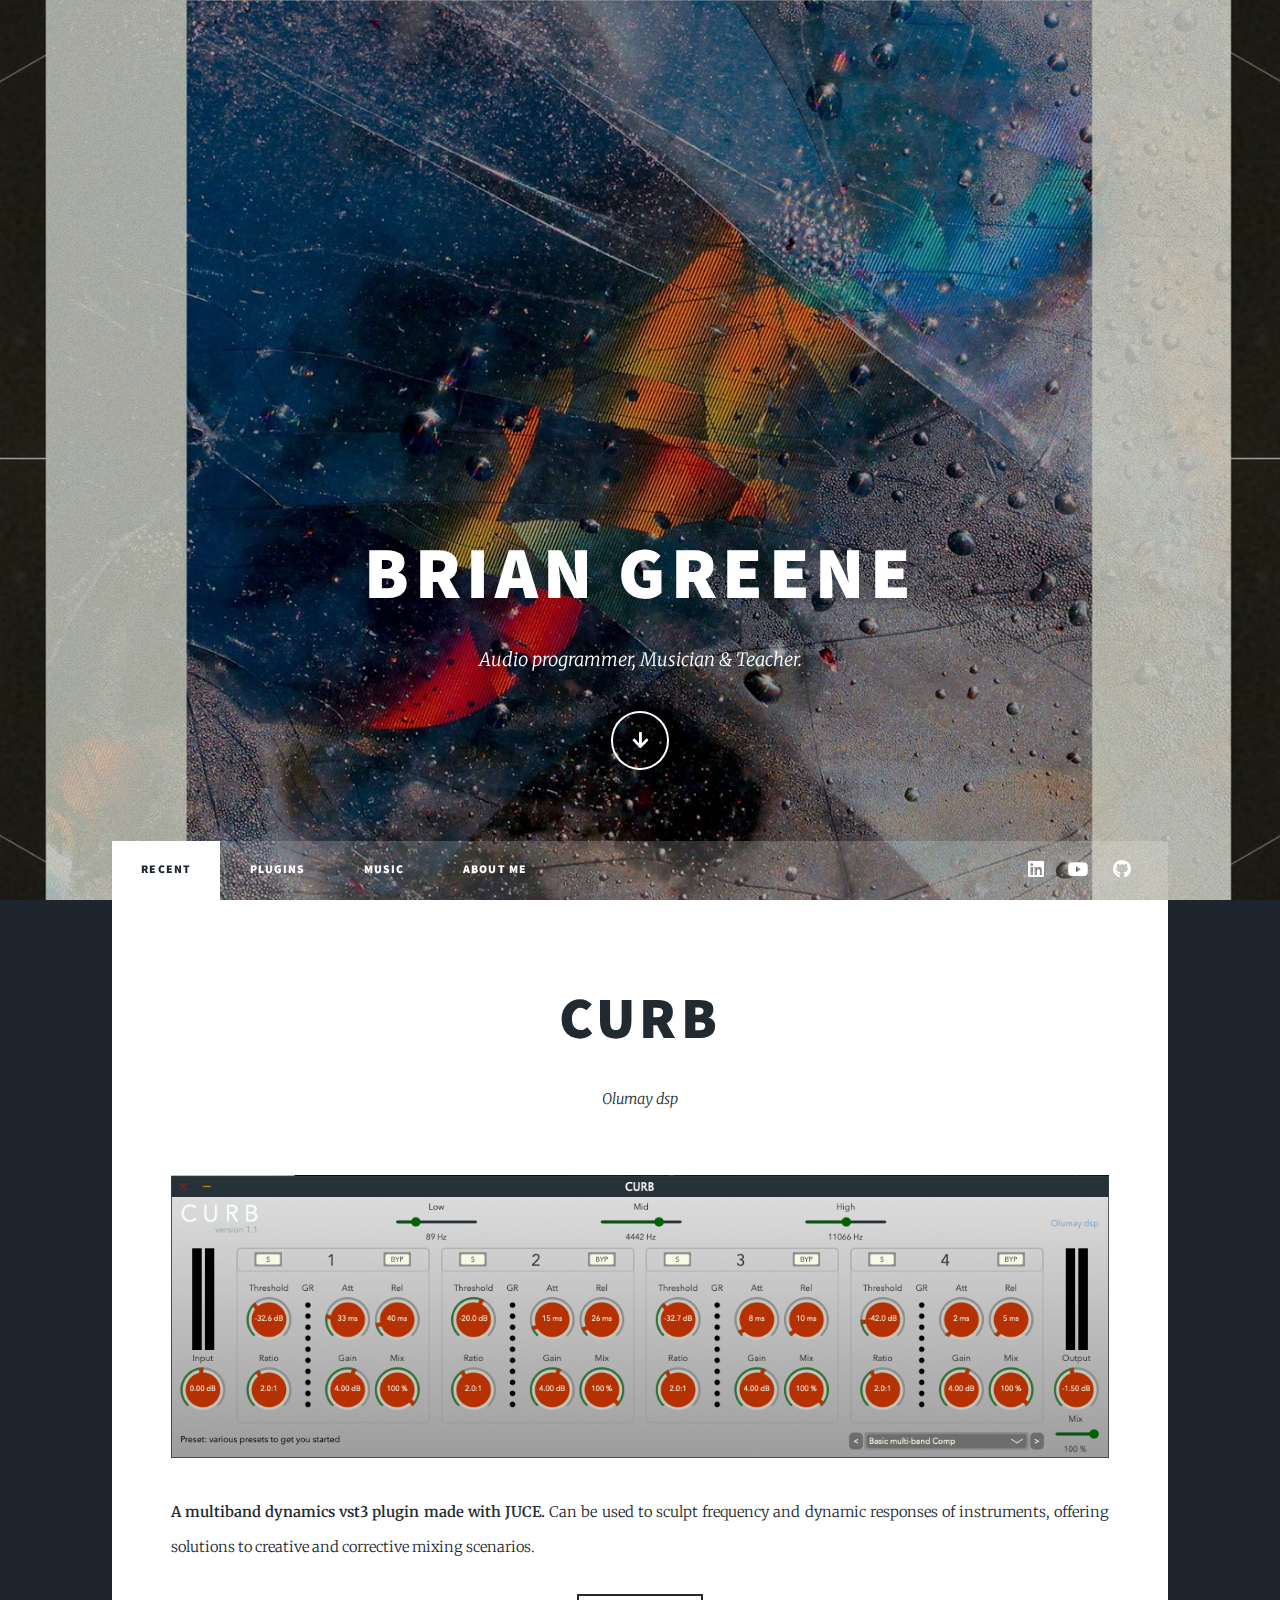
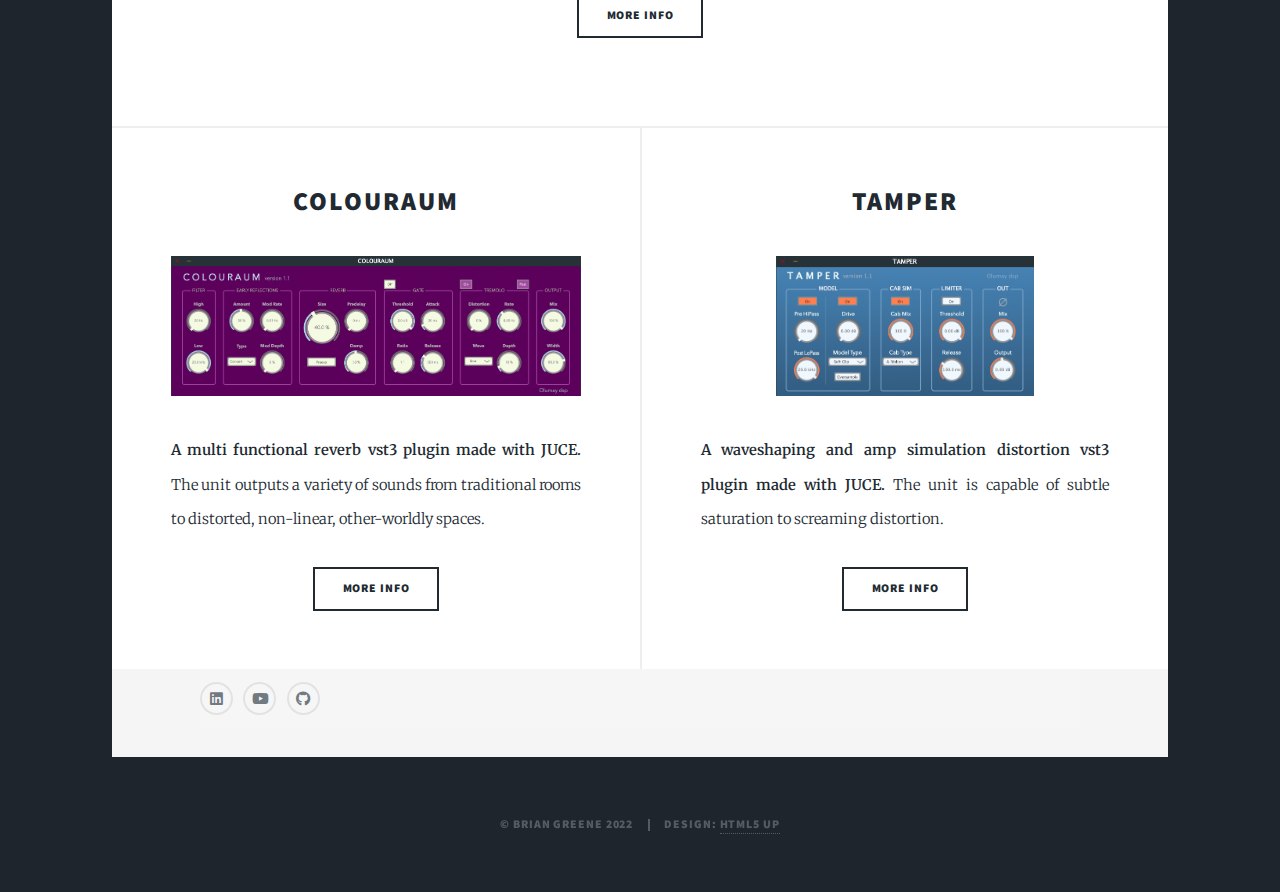
<file: index.html>
<!DOCTYPE HTML>
<!--
	Massively by HTML5 UP
	html5up.net | @ajlkn
	Free for personal and commercial use under the CCA 3.0 license (html5up.net/license)
-->
<html>
	<head>
		<title>Brian Greene Portfolio</title>
		<meta charset="utf-8" />
		<meta name="viewport" content="width=device-width, initial-scale=1, user-scalable=no" />
		<link rel="stylesheet" href="assets/css/main.css" />
		<noscript><link rel="stylesheet" href="assets/css/noscript.css" /></noscript>
	</head>
	<body class="is-preload">

		<!-- Wrapper -->
			<div id="wrapper" class="fade-in">

				<!-- Intro -->
					<div id="intro">
						<h1><br />
							Brian Greene</h1>
						<p>Audio programmer, Musician & Teacher</a>.</p>
						<ul class="actions">
							<li><a href="#header" class="button icon solid solo fa-arrow-down scrolly">Continue</a></li>
						</ul>
					</div>

				<!-- Header -->
					<header id="header">
						<a href="index.html" class="logo">Brian Greene</a>
					</header>

				<!-- Nav -->
					<nav id="nav">
						<ul class="links">
							<li class="active"><a href="index.html">Recent</a></li>
							<li><a href="plugins.html">Plugins</a></li>
							<li><a href="music.html">Music</a></li>
							<li><a href="aboutme.html">About Me</a></li>
							<!-- <li><a href="VariousLayouts.html">Various layouts</a></li> -->
						</ul>
						<ul class="icons">
							<li><a href="https://linkedin.com/in/brian-greene-085258180" target="_blank" rel="noopener noreferrer" class="icon brands fa-linkedin"><span class="label">LinkedIn</span></a></li>
							<li><a href="https://www.youtube.com/channel/UCBn-T0uHA3hJ_fmY92KWO7w/featured" target="_blank" rel="noopener noreferrer" class="icon brands fa-youtube"><span class="label">YouTube</span></a></li>
							<li><a href="https://github.com/bbgreene" target="_blank" rel="noopener noreferrer" class="icon brands fa-github"><span class="label">GitHub</span></a></li>
						</ul>
					</nav>

				<!-- Main -->
					<div id="main">

						<!-- Featured Post -->
							<article class="post featured">
								<header class="major">
									
									<h2><a href="plugins.html#curb">CURB<br />
									</a></h2>
									<p>Olumay dsp</p>
									
								</header>
								<a href="plugins.html#curb"class="image fit"><img src="images/CURB.png" alt="" /></a>
							<p><strong>A multiband dynamics vst3 plugin made with JUCE.</strong> 
								Can be used to sculpt frequency and dynamic responses of instruments, 
								offering solutions to creative and corrective mixing scenarios.
							</p>
							<ul class="actions special">
								<li><a href="plugins.html#curb" class="button">More Info</a></li>
							</ul>
							</article>

						<!-- Posts -->
							<section class="posts">
								<article>
									<header>
										<h2><a href="plugins.html#colouraum">COLOURAUM<br />
										</a></h2>
									</header>
									<a href="plugins.html#colouraum" class="image fit"><img src="images/COLOURAUM.png" alt="" /></a>
								<p><strong>A multi functional reverb vst3 plugin made with JUCE.</strong>
									The unit outputs a variety of sounds from traditional rooms 
									to distorted, non-linear, other-worldly spaces.
								</p>
								<ul class="actions special">
									<li><a href="plugins.html#colouraum" class="button">More Info</a></li>
								</ul>
								</article>
								<article>
									<header>
										<h2><a href="plugins.html#tamper">TAMPER<br />
										</a></h2>
									</header>
									<a href="plugins.html#tamper" class="image fit"><img src="images/TAMPER.png" alt="" style="display: block; margin-right: auto; margin-left: auto; width:63%;" /></a>
								<p><strong>A waveshaping and amp simulation distortion vst3 plugin made with JUCE.</strong>
									The unit is capable of subtle saturation to screaming distortion. 
								</p>
								<ul class="actions special">
									<li><a href="plugins.html#tamper" class="button">More Info</a></li>
								</ul>
								</article>
							</section>

						<!-- Footer -->
							<!-- <footer>
								<div class="pagination">
									<a href="#" class="previous">Prev</a>
									<a href="#" class="page active">1</a>
									<a href="#" class="page">2</a>
									<a href="#" class="page">3</a>
									<span class="extra">&hellip;</span>
									<a href="#" class="page">8</a>
									<a href="#" class="page">9</a>
									<a href="#" class="page">10</a>
									<a href="#" class="next">Next</a>
								</div>
							</footer> -->

					</div>

				<!-- Footer -->
					<footer id="footer">
						<section>
							<nav id="nav">
								<!-- <ul class="links">
									<li class="active"><a href="index.html">Recent</a></li>
									<li><a href="plugins.html">Plugins</a></li>
									<li><a href="music.html">Music</a></li>
									<li><a href="aboutme.html">About Me</a></li>
									<li><a href="VariousLayouts.html">Various layouts</a></li>
								</ul> -->
								<!-- <h3>Social</h3> -->
								<ul class="icons alt">
									<li><a href="https://linkedin.com/in/brian-greene-085258180" target="_blank" rel="noopener noreferrer" class="icon brands fa-linkedin"><span class="label">LinkedIn</span></a></li>
									<li><a href="https://www.youtube.com/channel/UCBn-T0uHA3hJ_fmY92KWO7w/featured" target="_blank" rel="noopener noreferrer" class="icon brands fa-youtube"><span class="label">YouTube</span></a></li>
									<li><a href="https://github.com/bbgreene" target="_blank" rel="noopener noreferrer" class="icon brands fa-github"><span class="label">GitHub</span></a></li>
								</ul>
							</nav>
						</section>
					</footer>

				<!-- Copyright -->
					<div id="copyright">
						<ul><li>&copy; Brian Greene 2022</li><li>Design: <a href="https://html5up.net">HTML5 UP</a></li></ul>
					</div>

			</div>

		<!-- Scripts -->
			<script src="assets/js/jquery.min.js"></script>
			<script src="assets/js/jquery.scrollex.min.js"></script>
			<script src="assets/js/jquery.scrolly.min.js"></script>
			<script src="assets/js/browser.min.js"></script>
			<script src="assets/js/breakpoints.min.js"></script>
			<script src="assets/js/util.js"></script>
			<script src="assets/js/main.js"></script>

	</body>
</html>
</file>
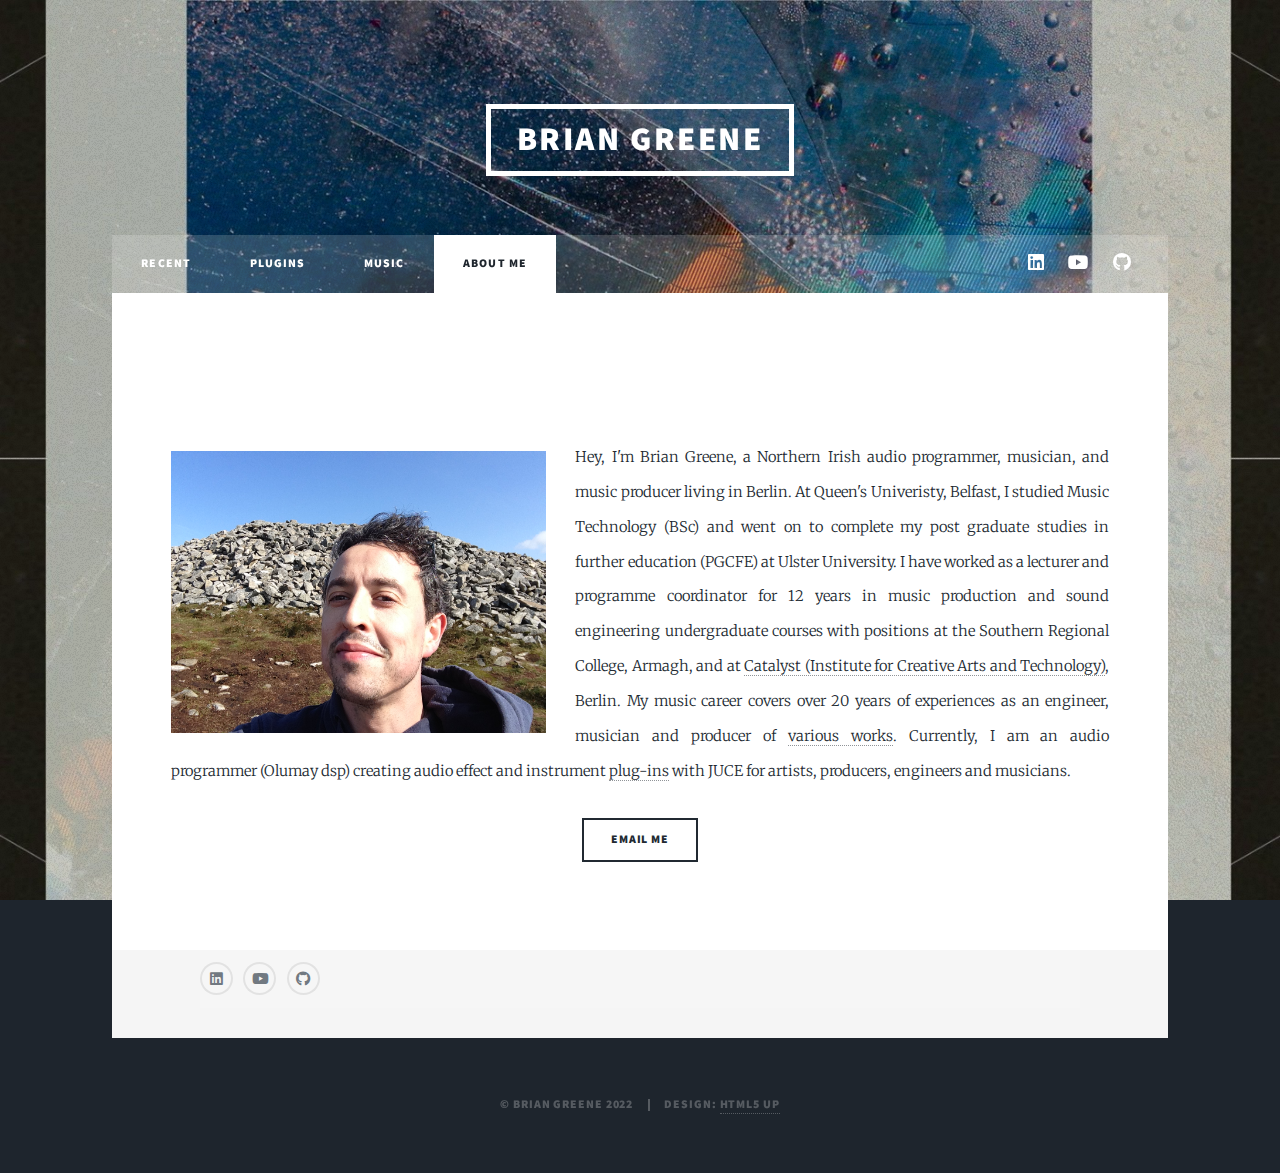
<file: aboutme.html>
<!DOCTYPE HTML>
<!--
	Massively by HTML5 UP
	html5up.net | @ajlkn
	Free for personal and commercial use under the CCA 3.0 license (html5up.net/license)
-->
<html>
	<head>
		<title>About Me - Brian Greene</title>
		<meta charset="utf-8" />
		<meta name="viewport" content="width=device-width, initial-scale=1, user-scalable=no" />
		<link rel="stylesheet" href="assets/css/main.css" />
		<noscript><link rel="stylesheet" href="assets/css/noscript.css" /></noscript>
	</head>
	<body class="is-preload">

		<!-- Wrapper -->
			<div id="wrapper">

				<!-- Header -->
					<header id="header">
						<a href="index.html" class="logo">Brian Greene</a>
					</header>

				<!-- Nav -->
					<nav id="nav">
						<ul class="links">
							<li><a href="index.html">Recent</a></li>
							<li><a href="plugins.html">Plugins</a></li>
							<li><a href="music.html">Music</a></li>
							<li class="active"><a href="aboutme.html">About Me</a></li>
							<!-- <li><a href="VariousLayouts.html">Various layouts</a></li> -->
						</ul>
						<ul class="icons">
							<li><a href="https://linkedin.com/in/brian-greene-085258180" target="_blank" rel="noopener noreferrer" class="icon brands fa-linkedin"><span class="label">LinkedIn</span></a></li>
							<li><a href="https://www.youtube.com/channel/UCBn-T0uHA3hJ_fmY92KWO7w/featured" target="_blank" rel="noopener noreferrer" class="icon brands fa-youtube"><span class="label">YouTube</span></a></li>
							<li><a href="https://github.com/bbgreene" target="_blank" rel="noopener noreferrer" class="icon brands fa-github"><span class="label">GitHub</span></a></li>
						</ul>
					</nav>

				<!-- Main -->
					<div id="main">

						<!-- Post -->
							<section class="post">
								<header class="major">
									<!-- <h1>This is a<br />
									Generic Page</h1>
									<p>Aenean ornare velit lacus varius enim ullamcorper proin aliquam<br />
									facilisis ante sed etiam magna interdum congue. Lorem ipsum dolor<br />
									amet nullam sed etiam veroeros.</p> -->
								</header>
								<p><span class="image left"><img src="images/mepic.jpg" alt="" /></span>
								<!-- <div class="image left"><img src="images/me.jpg" alt="" /></div> -->
								Hey, I'm Brian Greene, a Northern Irish audio programmer, musician, and music producer living in Berlin. At Queen's Univeristy, Belfast, 
								I studied Music Technology (BSc) and went on to complete my post graduate studies in further education (PGCFE) at Ulster University. 
								I have worked as a lecturer and programme coordinator for 12 years in music production and sound engineering undergraduate courses with 
								positions at the Southern Regional College, Armagh, 
								and at <a href="https://catalyst-berlin.com/?gclid=Cj0KCQjwnbmaBhD-ARIsAGTPcfXoXNEhc2QbcYwIdAGkq4JQ4J1g7w_gfyNlVd14vy6H-nYPPIJOtsoaArecEALw_wcB" target="_blank" rel="noopener noreferrer">Catalyst (Institute for Creative Arts and Technology)</a>, Berlin. 
								My music career covers over 20 years of experiences as an engineer, musician and producer of <a href="music.html">various works</a>. 
								Currently, I am an audio programmer (Olumay dsp) creating audio effect and instrument <a href="plugins.html">plug-ins</a> with JUCE for artists, producers, engineers and musicians.</p>
								<ul class="actions special">
									<li><a href="mailto:brian.greene.music@gmail.com" class="button">Email Me</a></li>
								</ul>
							</section>

					</div>

				<!-- Footer -->
				<footer id="footer">
					<section>
						<nav id="nav">
							<!-- <ul class="links">
								<li class="active"><a href="index.html">Recent</a></li>
								<li><a href="plugins.html">Plugins</a></li>
								<li><a href="music.html">Music</a></li>
								<li><a href="aboutme.html">About Me</a></li>
								<li><a href="VariousLayouts.html">Various layouts</a></li>
							</ul> -->
							<!-- <h3>Social</h3> -->
							<ul class="icons alt">
								<li><a href="https://linkedin.com/in/brian-greene-085258180" target="_blank" rel="noopener noreferrer" class="icon brands fa-linkedin"><span class="label">LinkedIn</span></a></li>
								<li><a href="https://www.youtube.com/channel/UCBn-T0uHA3hJ_fmY92KWO7w/featured" target="_blank" rel="noopener noreferrer" class="icon brands fa-youtube"><span class="label">YouTube</span></a></li>
								<li><a href="https://github.com/bbgreene" target="_blank" rel="noopener noreferrer" class="icon brands fa-github"><span class="label">GitHub</span></a></li>
							</ul>
						</nav>
					</section>
				</footer>

				<!-- Copyright -->
					<div id="copyright">
						<ul><li>&copy; Brian Greene 2022</li><li>Design: <a href="https://html5up.net">HTML5 UP</a></li></ul>
					</div>

			</div>

		<!-- Scripts -->
			<script src="assets/js/jquery.min.js"></script>
			<script src="assets/js/jquery.scrollex.min.js"></script>
			<script src="assets/js/jquery.scrolly.min.js"></script>
			<script src="assets/js/browser.min.js"></script>
			<script src="assets/js/breakpoints.min.js"></script>
			<script src="assets/js/util.js"></script>
			<script src="assets/js/main.js"></script>

	</body>
</html>
</file>
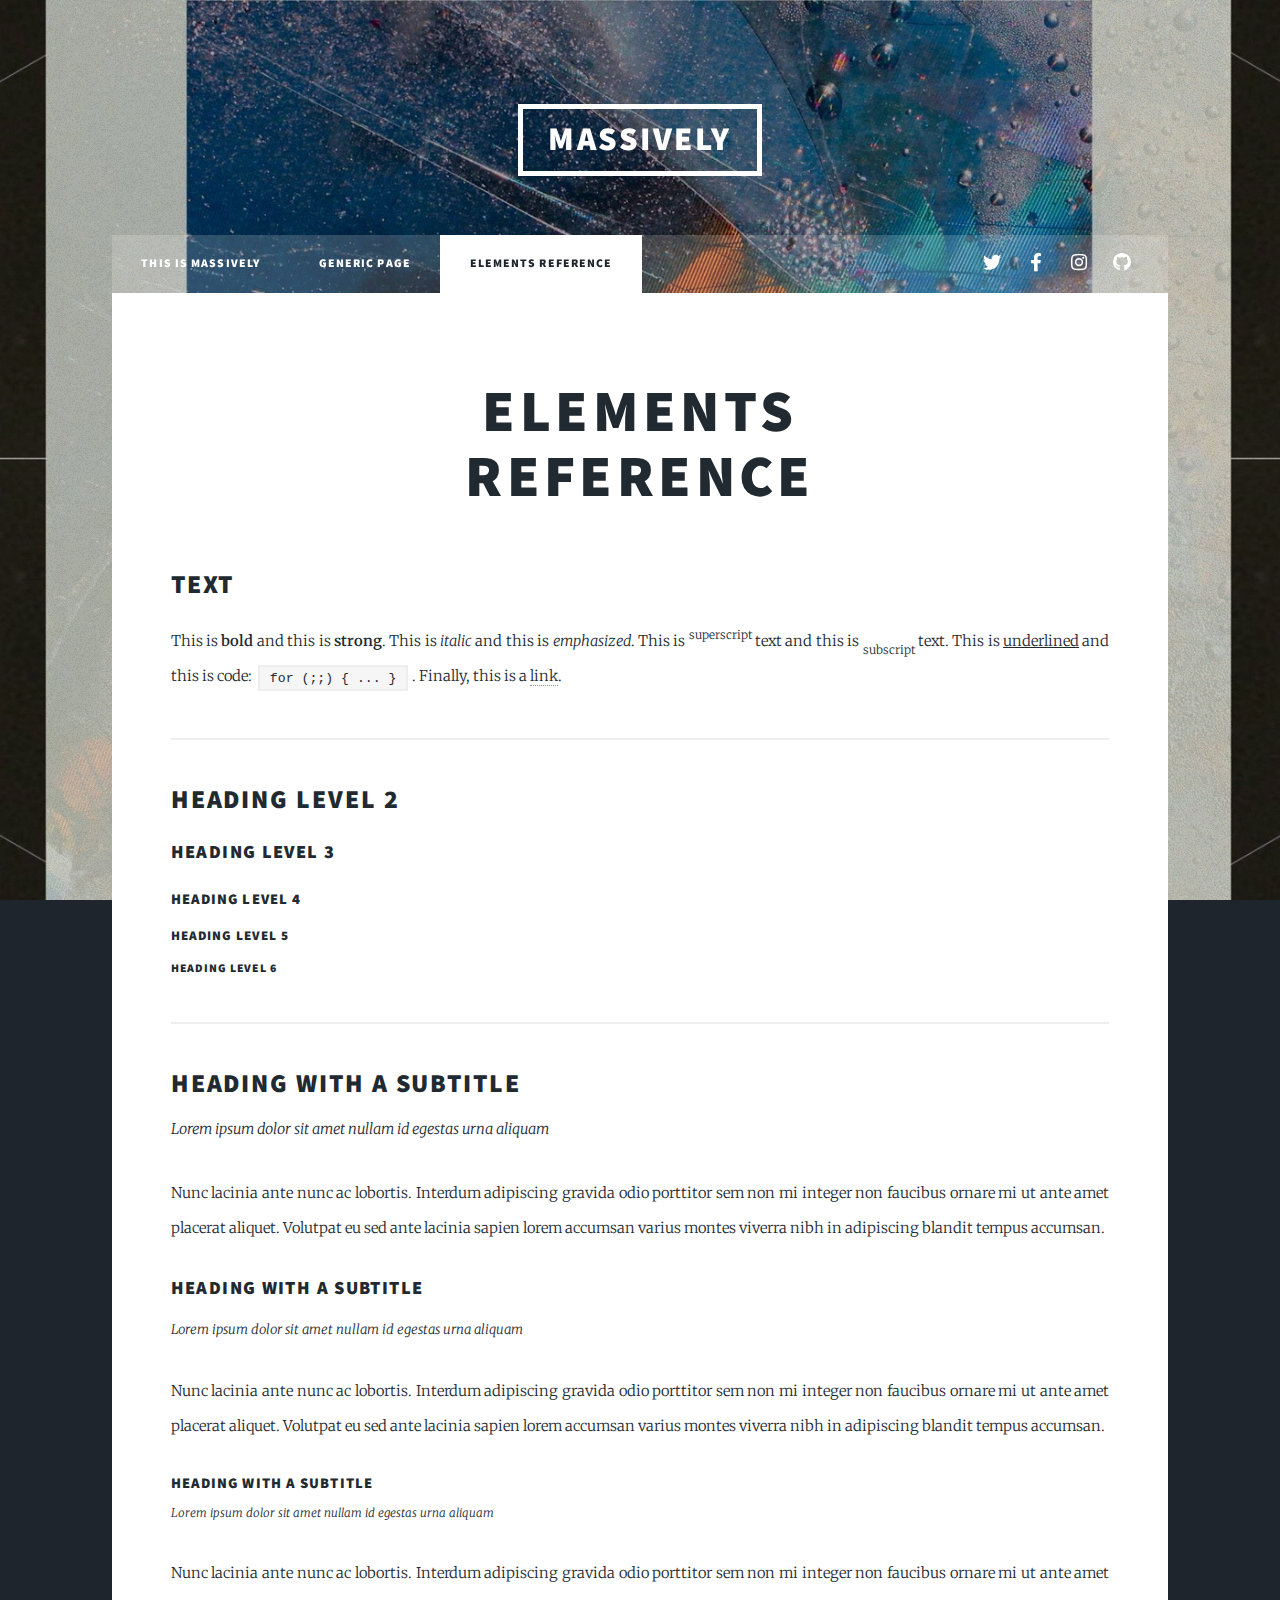
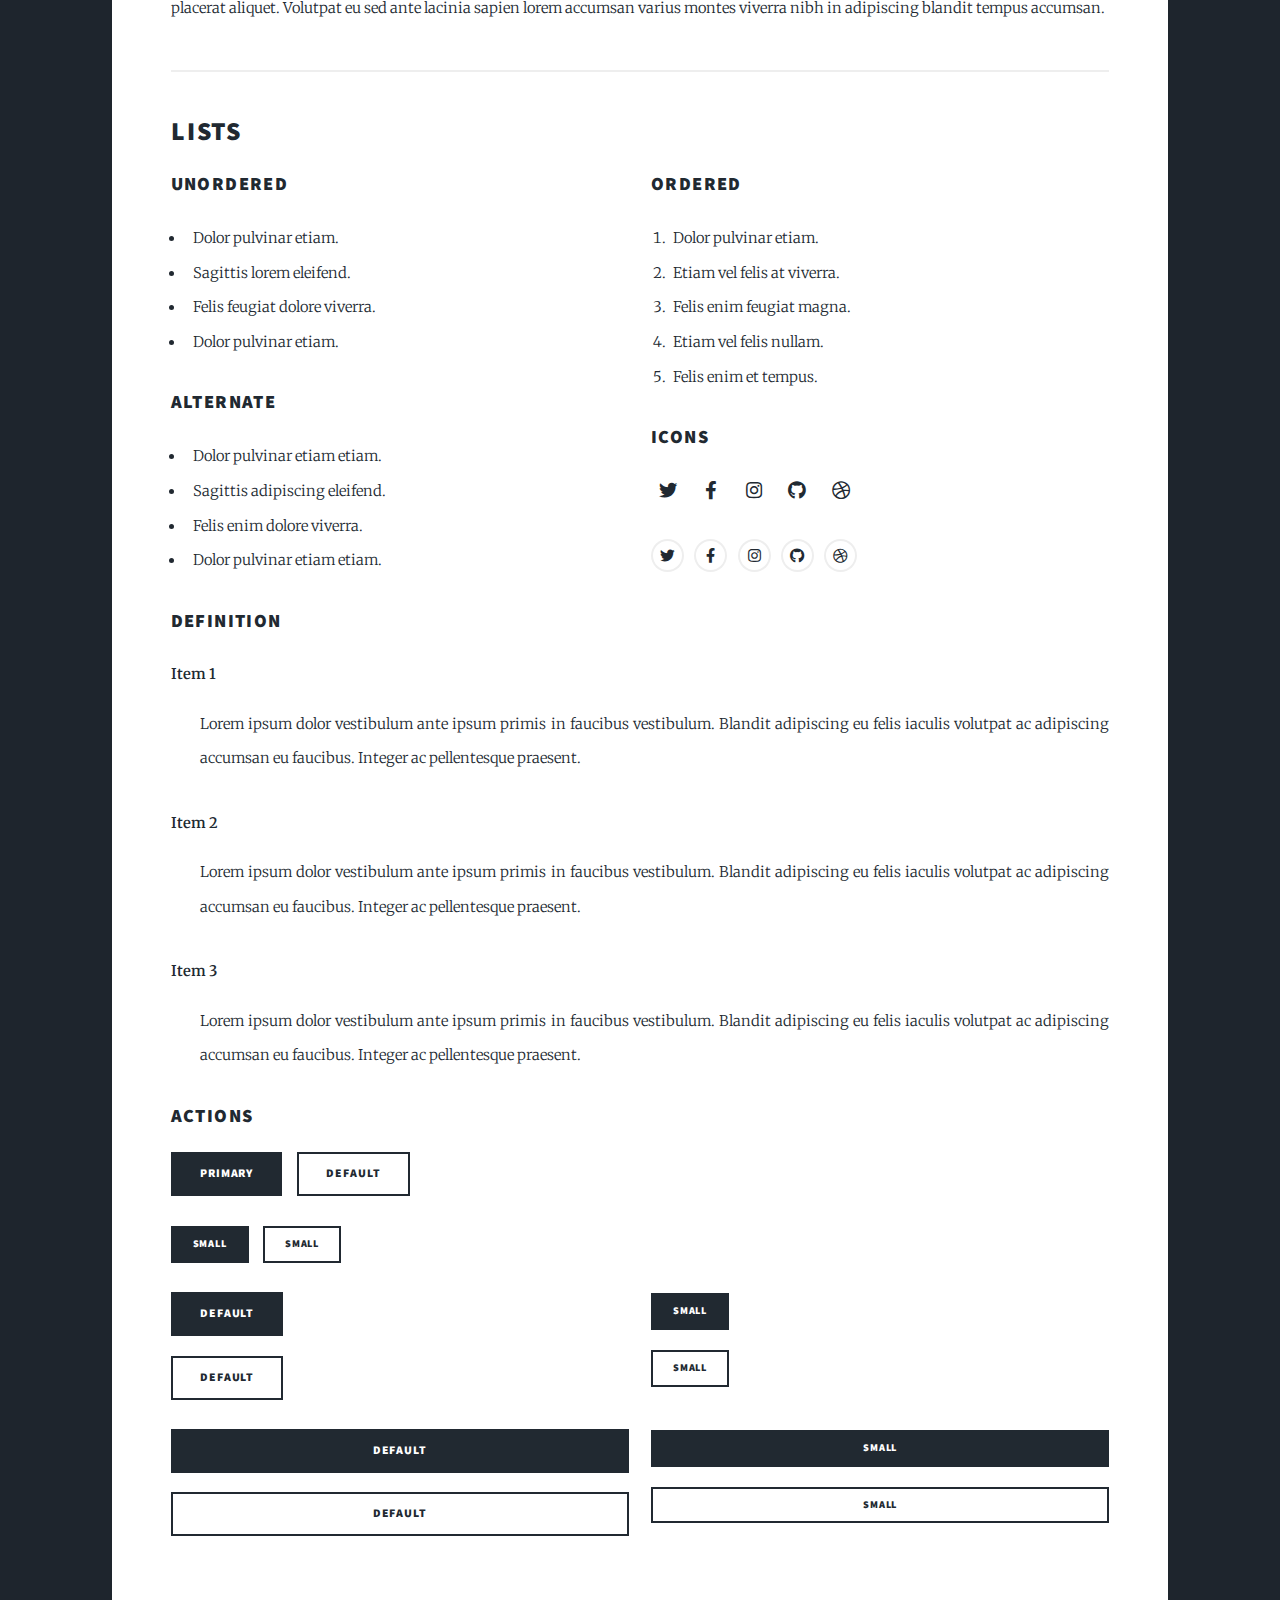
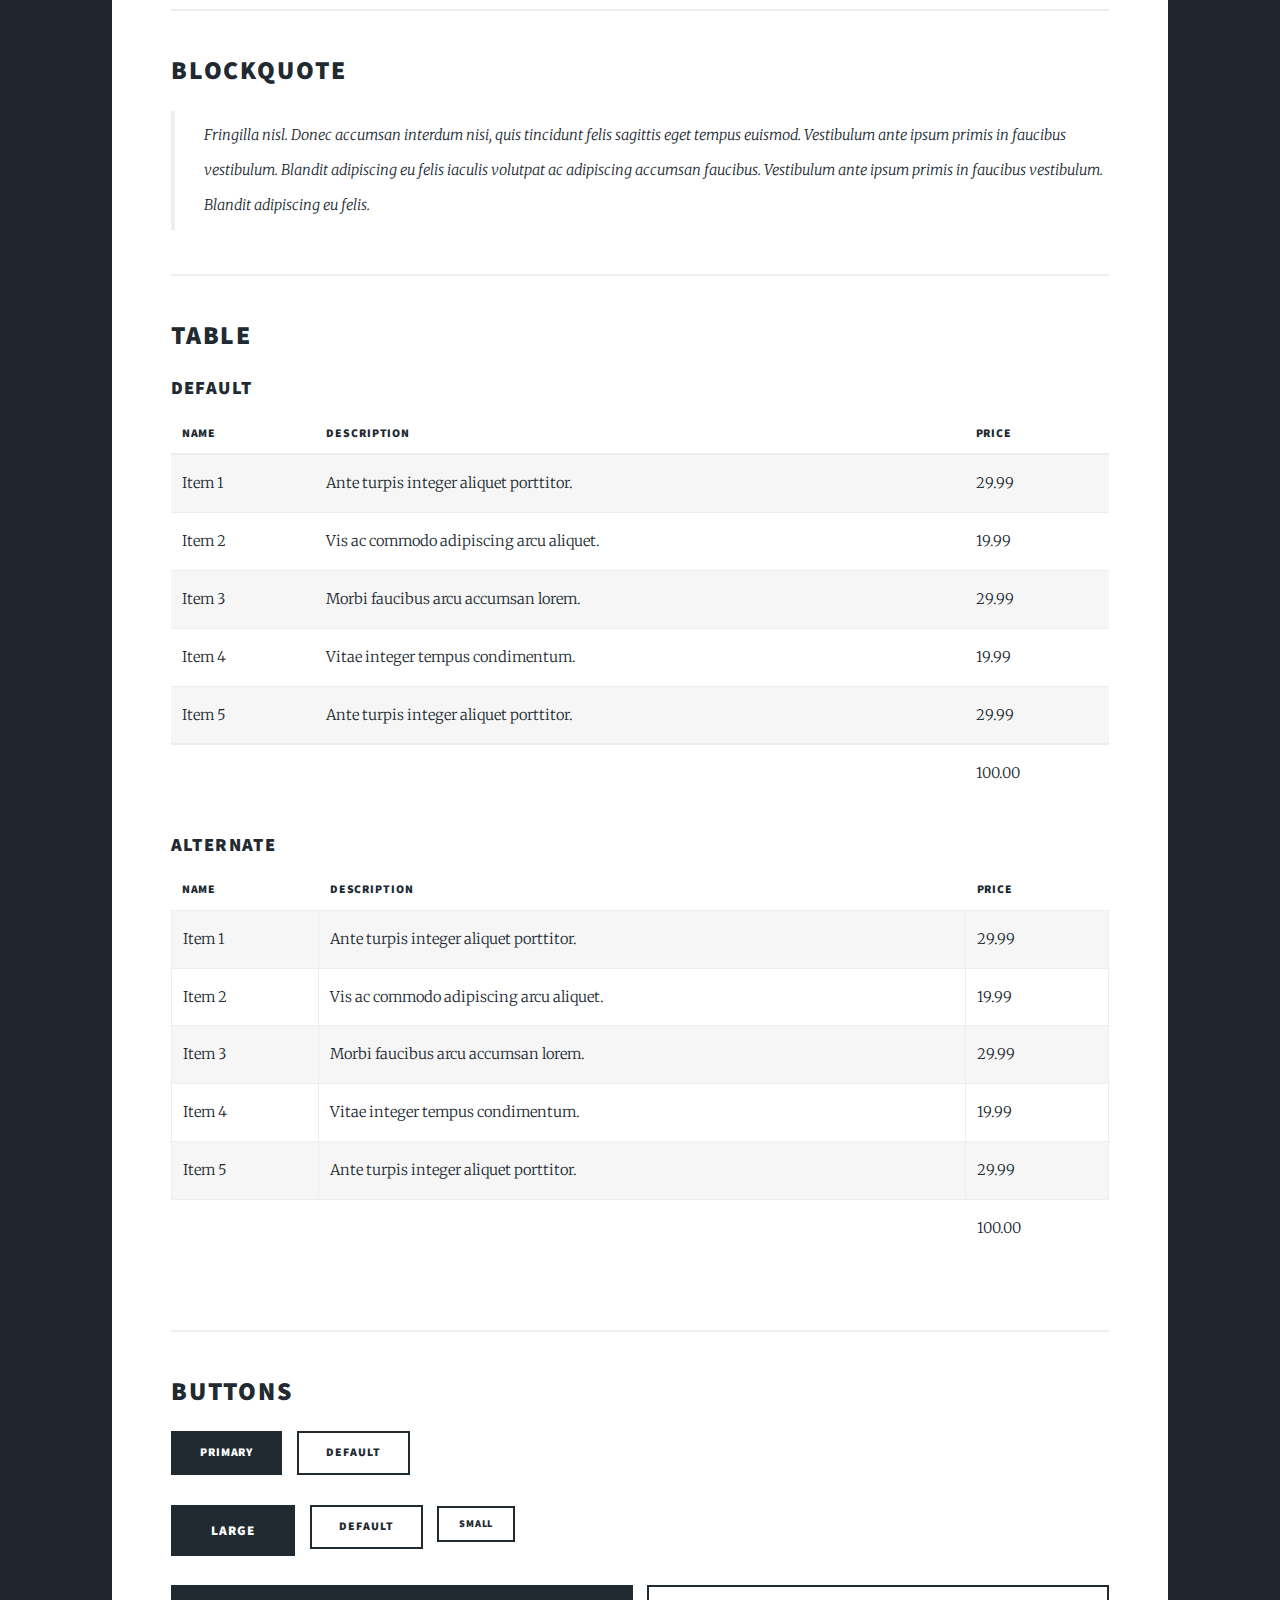
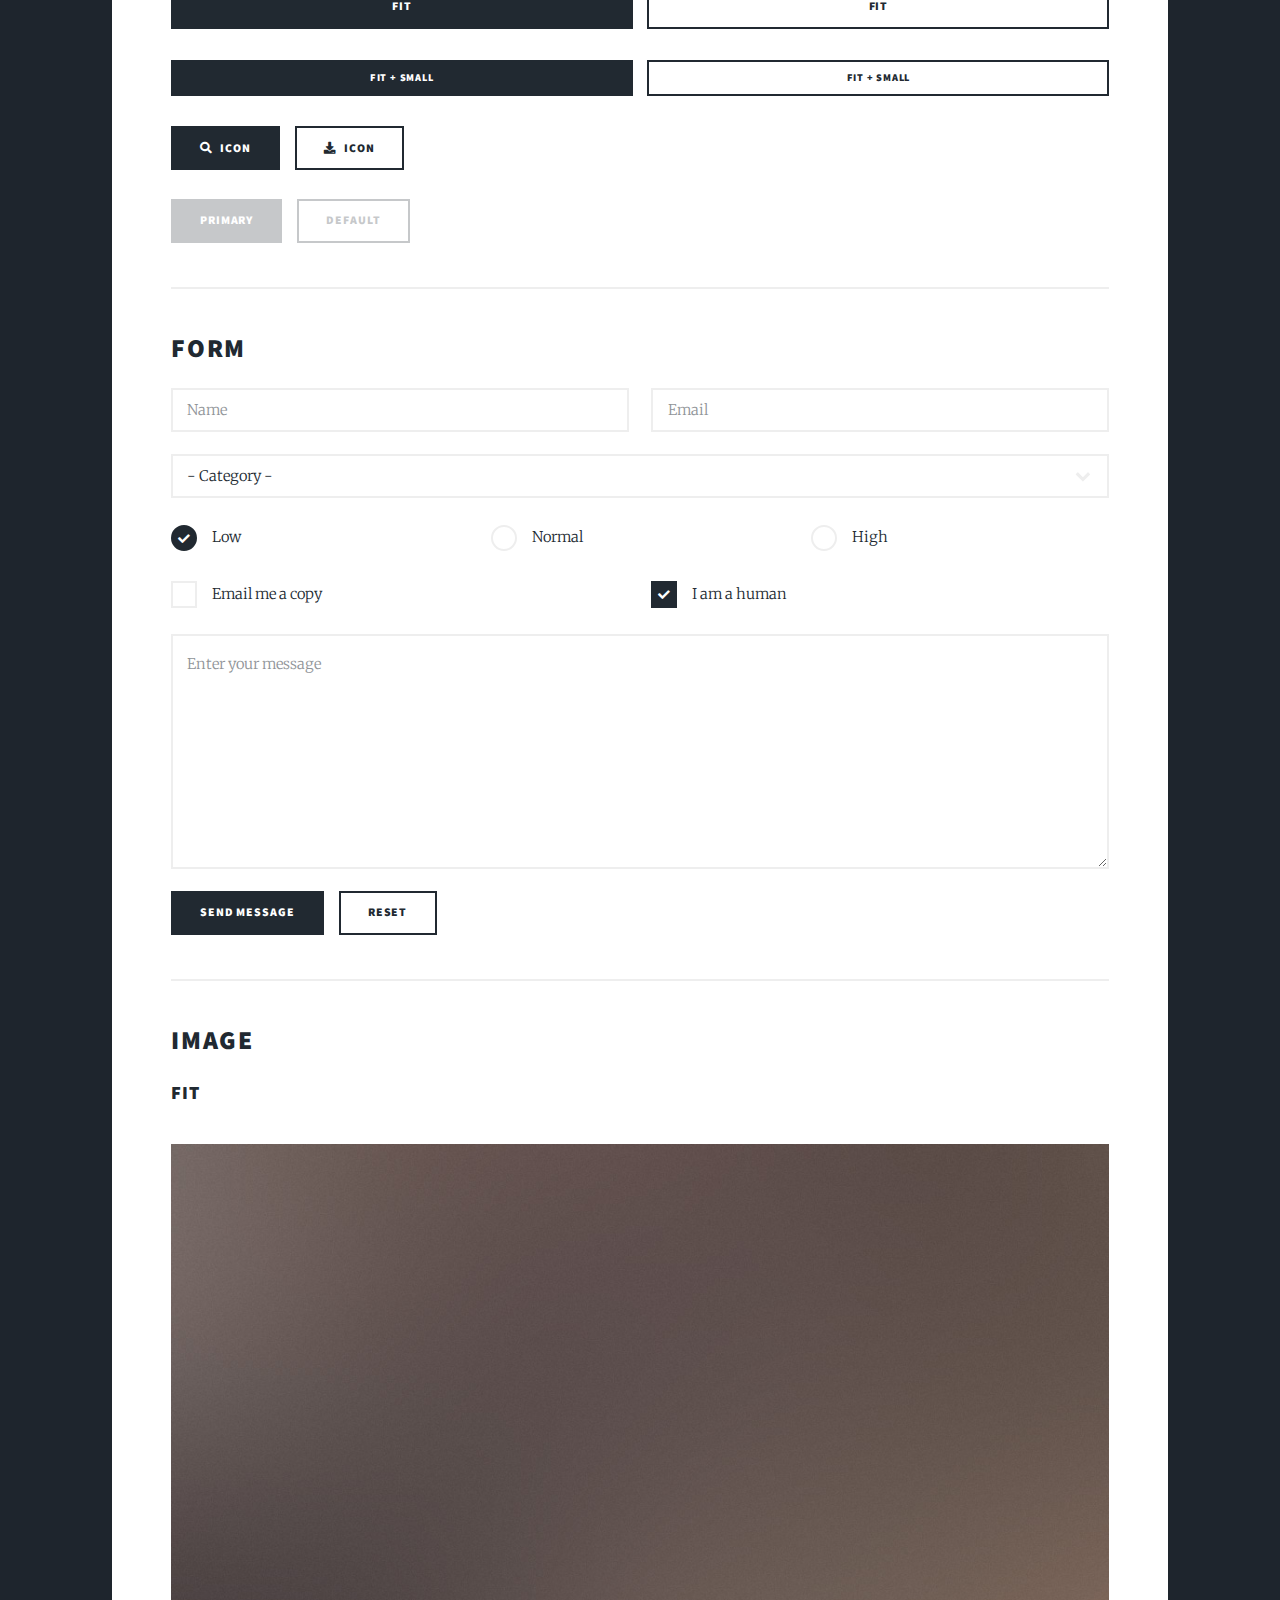
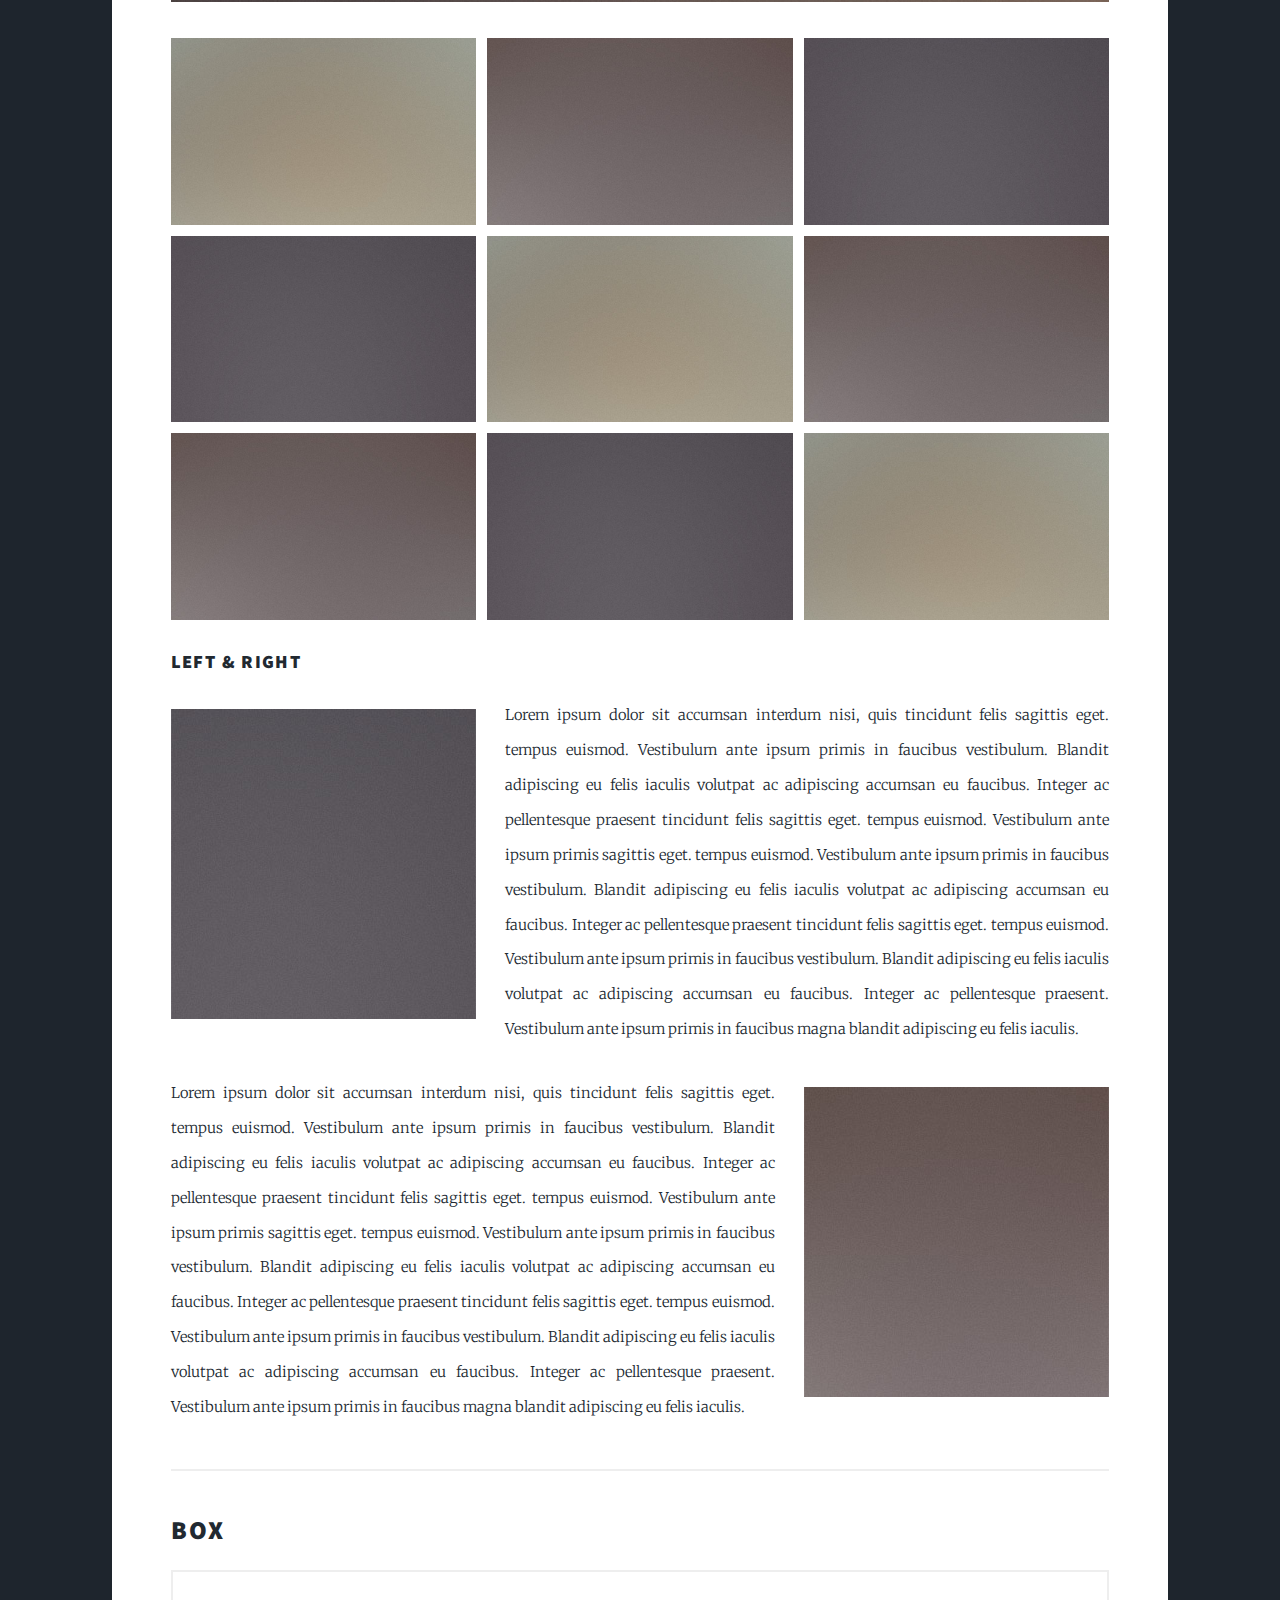
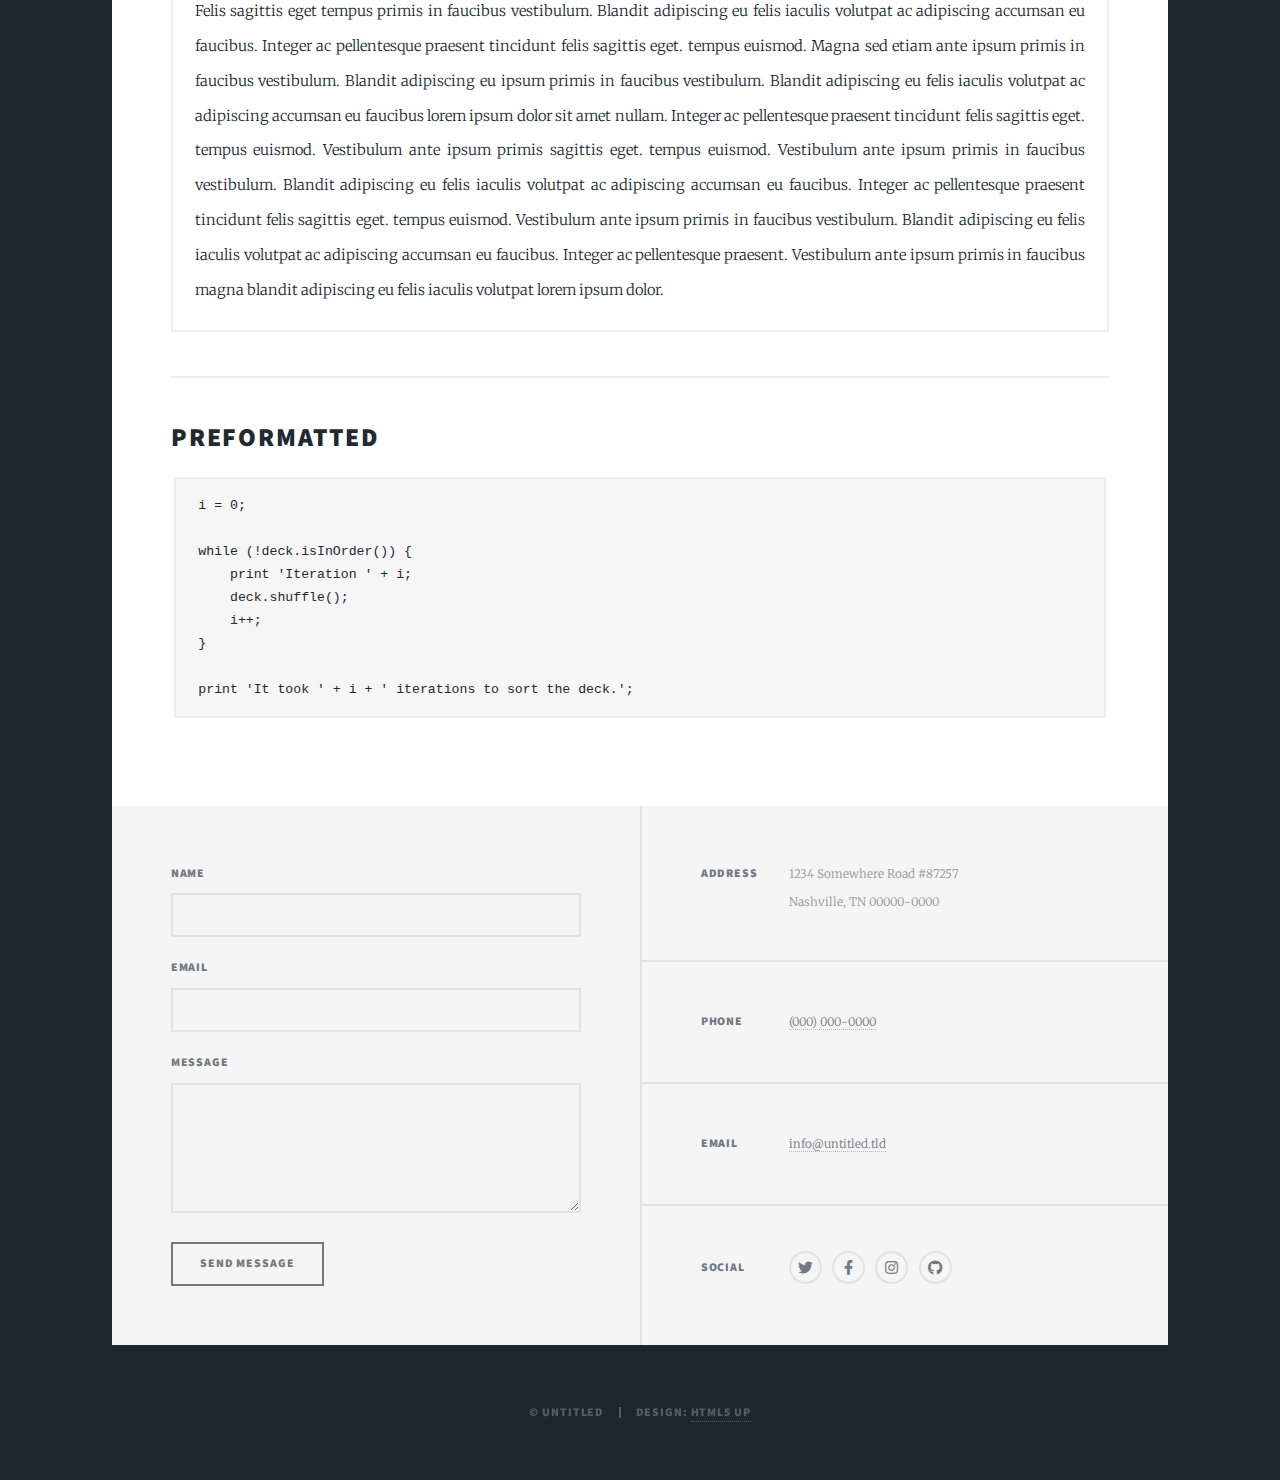
<file: elements.html>
<!DOCTYPE HTML>
<!--
	Massively by HTML5 UP
	html5up.net | @ajlkn
	Free for personal and commercial use under the CCA 3.0 license (html5up.net/license)
-->
<html>
	<head>
		<title>Elements Reference - Massively by HTML5 UP</title>
		<meta charset="utf-8" />
		<meta name="viewport" content="width=device-width, initial-scale=1, user-scalable=no" />
		<link rel="stylesheet" href="assets/css/main.css" />
		<noscript><link rel="stylesheet" href="assets/css/noscript.css" /></noscript>
	</head>
	<body class="is-preload">

		<!-- Wrapper -->
			<div id="wrapper">

				<!-- Header -->
					<header id="header">
						<a href="index.html" class="logo">Massively</a>
					</header>

				<!-- Nav -->
					<nav id="nav">
						<ul class="links">
							<li><a href="index.html">This is Massively</a></li>
							<li><a href="generic.html">Generic Page</a></li>
							<li class="active"><a href="elements.html">Elements Reference</a></li>
						</ul>
						<ul class="icons">
							<li><a href="#" class="icon brands fa-twitter"><span class="label">Twitter</span></a></li>
							<li><a href="#" class="icon brands fa-facebook-f"><span class="label">Facebook</span></a></li>
							<li><a href="#" class="icon brands fa-instagram"><span class="label">Instagram</span></a></li>
							<li><a href="#" class="icon brands fa-github"><span class="label">GitHub</span></a></li>
						</ul>
					</nav>

				<!-- Main -->
					<div id="main">

						<!-- Post -->
							<section class="post">
								<header class="major">
									<h1>Elements<br />
									Reference</h1>
								</header>

								<!-- Text stuff -->
									<h2>Text</h2>
									<p>This is <b>bold</b> and this is <strong>strong</strong>. This is <i>italic</i> and this is <em>emphasized</em>.
									This is <sup>superscript</sup> text and this is <sub>subscript</sub> text.
									This is <u>underlined</u> and this is code: <code>for (;;) { ... }</code>.
									Finally, this is a <a href="#">link</a>.</p>
									<hr />
									<h2>Heading Level 2</h2>
									<h3>Heading Level 3</h3>
									<h4>Heading Level 4</h4>
									<h5>Heading Level 5</h5>
									<h6>Heading Level 6</h6>
									<hr />
									<header>
										<h2>Heading with a Subtitle</h2>
										<p>Lorem ipsum dolor sit amet nullam id egestas urna aliquam</p>
									</header>
									<p>Nunc lacinia ante nunc ac lobortis. Interdum adipiscing gravida odio porttitor sem non mi integer non faucibus ornare mi ut ante amet placerat aliquet. Volutpat eu sed ante lacinia sapien lorem accumsan varius montes viverra nibh in adipiscing blandit tempus accumsan.</p>
									<header>
										<h3>Heading with a Subtitle</h3>
										<p>Lorem ipsum dolor sit amet nullam id egestas urna aliquam</p>
									</header>
									<p>Nunc lacinia ante nunc ac lobortis. Interdum adipiscing gravida odio porttitor sem non mi integer non faucibus ornare mi ut ante amet placerat aliquet. Volutpat eu sed ante lacinia sapien lorem accumsan varius montes viverra nibh in adipiscing blandit tempus accumsan.</p>
									<header>
										<h4>Heading with a Subtitle</h4>
										<p>Lorem ipsum dolor sit amet nullam id egestas urna aliquam</p>
									</header>
									<p>Nunc lacinia ante nunc ac lobortis. Interdum adipiscing gravida odio porttitor sem non mi integer non faucibus ornare mi ut ante amet placerat aliquet. Volutpat eu sed ante lacinia sapien lorem accumsan varius montes viverra nibh in adipiscing blandit tempus accumsan.</p>

									<hr />

								<!-- Lists -->
									<h2>Lists</h2>
									<div class="row">
										<div class="col-6 col-12-small">

											<h3>Unordered</h3>
											<ul>
												<li>Dolor pulvinar etiam.</li>
												<li>Sagittis lorem eleifend.</li>
												<li>Felis feugiat dolore viverra.</li>
												<li>Dolor pulvinar etiam.</li>
											</ul>

											<h3>Alternate</h3>
											<ul class="alt">
												<li>Dolor pulvinar etiam etiam.</li>
												<li>Sagittis adipiscing eleifend.</li>
												<li>Felis enim dolore viverra.</li>
												<li>Dolor pulvinar etiam etiam.</li>
											</ul>

										</div>
										<div class="col-6 col-12-small">

											<h3>Ordered</h3>
											<ol>
												<li>Dolor pulvinar etiam.</li>
												<li>Etiam vel felis at viverra.</li>
												<li>Felis enim feugiat magna.</li>
												<li>Etiam vel felis nullam.</li>
												<li>Felis enim et tempus.</li>
											</ol>

											<h3>Icons</h3>
											<ul class="icons">
												<li><a href="#" class="icon brands fa-twitter"><span class="label">Twitter</span></a></li>
												<li><a href="#" class="icon brands fa-facebook-f"><span class="label">Facebook</span></a></li>
												<li><a href="#" class="icon brands fa-instagram"><span class="label">Instagram</span></a></li>
												<li><a href="#" class="icon brands fa-github"><span class="label">Github</span></a></li>
												<li><a href="#" class="icon brands fa-dribbble"><span class="label">Dribbble</span></a></li>
											</ul>
											<ul class="icons alt">
												<li><a href="#" class="icon brands alt fa-twitter"><span class="label">Twitter</span></a></li>
												<li><a href="#" class="icon brands alt fa-facebook-f"><span class="label">Facebook</span></a></li>
												<li><a href="#" class="icon brands alt fa-instagram"><span class="label">Instagram</span></a></li>
												<li><a href="#" class="icon brands alt fa-github"><span class="label">Github</span></a></li>
												<li><a href="#" class="icon brands alt fa-dribbble"><span class="label">Dribbble</span></a></li>
											</ul>

										</div>
									</div>
									<h3>Definition</h3>
									<dl>
										<dt>Item 1</dt>
										<dd>
											<p>Lorem ipsum dolor vestibulum ante ipsum primis in faucibus vestibulum. Blandit adipiscing eu felis iaculis volutpat ac adipiscing accumsan eu faucibus. Integer ac pellentesque praesent.</p>
										</dd>
										<dt>Item 2</dt>
										<dd>
											<p>Lorem ipsum dolor vestibulum ante ipsum primis in faucibus vestibulum. Blandit adipiscing eu felis iaculis volutpat ac adipiscing accumsan eu faucibus. Integer ac pellentesque praesent.</p>
										</dd>
										<dt>Item 3</dt>
										<dd>
											<p>Lorem ipsum dolor vestibulum ante ipsum primis in faucibus vestibulum. Blandit adipiscing eu felis iaculis volutpat ac adipiscing accumsan eu faucibus. Integer ac pellentesque praesent.</p>
										</dd>
									</dl>

									<h3>Actions</h3>
									<ul class="actions">
										<li><a href="#" class="button primary">Primary</a></li>
										<li><a href="#" class="button">Default</a></li>
									</ul>
									<ul class="actions small">
										<li><a href="#" class="button primary small">Small</a></li>
										<li><a href="#" class="button small">Small</a></li>
									</ul>
									<div class="row">
										<div class="col-6 col-12-small">
											<ul class="actions stacked">
												<li><a href="#" class="button primary">Default</a></li>
												<li><a href="#" class="button">Default</a></li>
											</ul>
										</div>
										<div class="col-6 col-12-small">
											<ul class="actions stacked">
												<li><a href="#" class="button primary small">Small</a></li>
												<li><a href="#" class="button small">Small</a></li>
											</ul>
										</div>
									</div>
									<div class="row">
										<div class="col-6 col-12-small">
											<ul class="actions stacked">
												<li><a href="#" class="button primary fit">Default</a></li>
												<li><a href="#" class="button fit">Default</a></li>
											</ul>
										</div>
										<div class="col-6 col-12-small">
											<ul class="actions stacked">
												<li><a href="#" class="button primary small fit">Small</a></li>
												<li><a href="#" class="button small fit">Small</a></li>
											</ul>
										</div>
									</div>

									<hr />

								<!-- Blockquote -->
									<h2>Blockquote</h2>
									<blockquote>Fringilla nisl. Donec accumsan interdum nisi, quis tincidunt felis sagittis eget tempus euismod. Vestibulum ante ipsum primis in faucibus vestibulum. Blandit adipiscing eu felis iaculis volutpat ac adipiscing accumsan faucibus. Vestibulum ante ipsum primis in faucibus vestibulum. Blandit adipiscing eu felis.</blockquote>

									<hr />

								<!-- Table -->
									<h2>Table</h2>

									<h3>Default</h3>
									<div class="table-wrapper">
										<table>
											<thead>
												<tr>
													<th>Name</th>
													<th>Description</th>
													<th>Price</th>
												</tr>
											</thead>
											<tbody>
												<tr>
													<td>Item 1</td>
													<td>Ante turpis integer aliquet porttitor.</td>
													<td>29.99</td>
												</tr>
												<tr>
													<td>Item 2</td>
													<td>Vis ac commodo adipiscing arcu aliquet.</td>
													<td>19.99</td>
												</tr>
												<tr>
													<td>Item 3</td>
													<td> Morbi faucibus arcu accumsan lorem.</td>
													<td>29.99</td>
												</tr>
												<tr>
													<td>Item 4</td>
													<td>Vitae integer tempus condimentum.</td>
													<td>19.99</td>
												</tr>
												<tr>
													<td>Item 5</td>
													<td>Ante turpis integer aliquet porttitor.</td>
													<td>29.99</td>
												</tr>
											</tbody>
											<tfoot>
												<tr>
													<td colspan="2"></td>
													<td>100.00</td>
												</tr>
											</tfoot>
										</table>
									</div>

									<h3>Alternate</h3>
									<div class="table-wrapper">
										<table class="alt">
											<thead>
												<tr>
													<th>Name</th>
													<th>Description</th>
													<th>Price</th>
												</tr>
											</thead>
											<tbody>
												<tr>
													<td>Item 1</td>
													<td>Ante turpis integer aliquet porttitor.</td>
													<td>29.99</td>
												</tr>
												<tr>
													<td>Item 2</td>
													<td>Vis ac commodo adipiscing arcu aliquet.</td>
													<td>19.99</td>
												</tr>
												<tr>
													<td>Item 3</td>
													<td> Morbi faucibus arcu accumsan lorem.</td>
													<td>29.99</td>
												</tr>
												<tr>
													<td>Item 4</td>
													<td>Vitae integer tempus condimentum.</td>
													<td>19.99</td>
												</tr>
												<tr>
													<td>Item 5</td>
													<td>Ante turpis integer aliquet porttitor.</td>
													<td>29.99</td>
												</tr>
											</tbody>
											<tfoot>
												<tr>
													<td colspan="2"></td>
													<td>100.00</td>
												</tr>
											</tfoot>
										</table>
									</div>

									<hr />

								<!-- Buttons -->
									<h2>Buttons</h2>
									<ul class="actions">
										<li><a href="#" class="button primary">Primary</a></li>
										<li><a href="#" class="button">Default</a></li>
									</ul>
									<ul class="actions">
										<li><a href="#" class="button primary large">Large</a></li>
										<li><a href="#" class="button">Default</a></li>
										<li><a href="#" class="button small">Small</a></li>
									</ul>
									<ul class="actions fit">
										<li><a href="#" class="button primary fit">Fit</a></li>
										<li><a href="#" class="button fit">Fit</a></li>
									</ul>
									<ul class="actions fit small">
										<li><a href="#" class="button primary fit small">Fit + Small</a></li>
										<li><a href="#" class="button fit small">Fit + Small</a></li>
									</ul>
									<ul class="actions">
										<li><a href="#" class="button primary icon solid fa-search">Icon</a></li>
										<li><a href="#" class="button icon solid fa-download">Icon</a></li>
									</ul>
									<ul class="actions">
										<li><span class="button primary disabled">Primary</span></li>
										<li><span class="button disabled">Default</span></li>
									</ul>

									<hr />

								<!-- Form -->
									<h2>Form</h2>

									<form method="post" action="#">
										<div class="row gtr-uniform">
											<div class="col-6 col-12-xsmall">
												<input type="text" name="demo-name" id="demo-name" value="" placeholder="Name" />
											</div>
											<div class="col-6 col-12-xsmall">
												<input type="email" name="demo-email" id="demo-email" value="" placeholder="Email" />
											</div>
											<!-- Break -->
											<div class="col-12">
												<select name="demo-category" id="demo-category">
													<option value="">- Category -</option>
													<option value="1">Manufacturing</option>
													<option value="1">Shipping</option>
													<option value="1">Administration</option>
													<option value="1">Human Resources</option>
												</select>
											</div>
											<!-- Break -->
											<div class="col-4 col-12-small">
												<input type="radio" id="demo-priority-low" name="demo-priority" checked>
												<label for="demo-priority-low">Low</label>
											</div>
											<div class="col-4 col-12-small">
												<input type="radio" id="demo-priority-normal" name="demo-priority">
												<label for="demo-priority-normal">Normal</label>
											</div>
											<div class="col-4 col-12-small">
												<input type="radio" id="demo-priority-high" name="demo-priority">
												<label for="demo-priority-high">High</label>
											</div>
											<!-- Break -->
											<div class="col-6 col-12-small">
												<input type="checkbox" id="demo-copy" name="demo-copy">
												<label for="demo-copy">Email me a copy</label>
											</div>
											<div class="col-6 col-12-small">
												<input type="checkbox" id="demo-human" name="demo-human" checked>
												<label for="demo-human">I am a human</label>
											</div>
											<!-- Break -->
											<div class="col-12">
												<textarea name="demo-message" id="demo-message" placeholder="Enter your message" rows="6"></textarea>
											</div>
											<!-- Break -->
											<div class="col-12">
												<ul class="actions">
													<li><input type="submit" value="Send Message" class="primary" /></li>
													<li><input type="reset" value="Reset" /></li>
												</ul>
											</div>
										</div>
									</form>

									<hr />

								<!-- Image -->
									<h2>Image</h2>

									<h3>Fit</h3>
									<span class="image fit"><img src="images/pic01.jpg" alt="" /></span>
									<div class="box alt">
										<div class="row gtr-50 gtr-uniform">
											<div class="col-4"><span class="image fit"><img src="images/pic02.jpg" alt="" /></span></div>
											<div class="col-4"><span class="image fit"><img src="images/pic03.jpg" alt="" /></span></div>
											<div class="col-4"><span class="image fit"><img src="images/pic04.jpg" alt="" /></span></div>
											<!-- Break -->
											<div class="col-4"><span class="image fit"><img src="images/pic04.jpg" alt="" /></span></div>
											<div class="col-4"><span class="image fit"><img src="images/pic02.jpg" alt="" /></span></div>
											<div class="col-4"><span class="image fit"><img src="images/pic03.jpg" alt="" /></span></div>
											<!-- Break -->
											<div class="col-4"><span class="image fit"><img src="images/pic03.jpg" alt="" /></span></div>
											<div class="col-4"><span class="image fit"><img src="images/pic04.jpg" alt="" /></span></div>
											<div class="col-4"><span class="image fit"><img src="images/pic02.jpg" alt="" /></span></div>
										</div>
									</div>

									<h3>Left &amp; Right</h3>
									<p><span class="image left"><img src="images/pic08.jpg" alt="" /></span>Lorem ipsum dolor sit accumsan interdum nisi, quis tincidunt felis sagittis eget. tempus euismod. Vestibulum ante ipsum primis in faucibus vestibulum. Blandit adipiscing eu felis iaculis volutpat ac adipiscing accumsan eu faucibus. Integer ac pellentesque praesent tincidunt felis sagittis eget. tempus euismod. Vestibulum ante ipsum primis sagittis eget. tempus euismod. Vestibulum ante ipsum primis in faucibus vestibulum. Blandit adipiscing eu felis iaculis volutpat ac adipiscing accumsan eu faucibus. Integer ac pellentesque praesent tincidunt felis sagittis eget. tempus euismod. Vestibulum ante ipsum primis in faucibus vestibulum. Blandit adipiscing eu felis iaculis volutpat ac adipiscing accumsan eu faucibus. Integer ac pellentesque praesent. Vestibulum ante ipsum primis in faucibus magna blandit adipiscing eu felis iaculis.</p>
									<p><span class="image right"><img src="images/pic09.jpg" alt="" /></span>Lorem ipsum dolor sit accumsan interdum nisi, quis tincidunt felis sagittis eget. tempus euismod. Vestibulum ante ipsum primis in faucibus vestibulum. Blandit adipiscing eu felis iaculis volutpat ac adipiscing accumsan eu faucibus. Integer ac pellentesque praesent tincidunt felis sagittis eget. tempus euismod. Vestibulum ante ipsum primis sagittis eget. tempus euismod. Vestibulum ante ipsum primis in faucibus vestibulum. Blandit adipiscing eu felis iaculis volutpat ac adipiscing accumsan eu faucibus. Integer ac pellentesque praesent tincidunt felis sagittis eget. tempus euismod. Vestibulum ante ipsum primis in faucibus vestibulum. Blandit adipiscing eu felis iaculis volutpat ac adipiscing accumsan eu faucibus. Integer ac pellentesque praesent. Vestibulum ante ipsum primis in faucibus magna blandit adipiscing eu felis iaculis.</p>

									<hr />

								<!-- Box -->
									<h2>Box</h2>
									<div class="box">
										<p>Felis sagittis eget tempus primis in faucibus vestibulum. Blandit adipiscing eu felis iaculis volutpat ac adipiscing accumsan eu faucibus. Integer ac pellentesque praesent tincidunt felis sagittis eget. tempus euismod. Magna sed etiam ante ipsum primis in faucibus vestibulum. Blandit adipiscing eu ipsum primis in faucibus vestibulum. Blandit adipiscing eu felis iaculis volutpat ac adipiscing accumsan eu faucibus lorem ipsum dolor sit amet nullam. Integer ac pellentesque praesent tincidunt felis sagittis eget. tempus euismod. Vestibulum ante ipsum primis sagittis eget. tempus euismod. Vestibulum ante ipsum primis in faucibus vestibulum. Blandit adipiscing eu felis iaculis volutpat ac adipiscing accumsan eu faucibus. Integer ac pellentesque praesent tincidunt felis sagittis eget. tempus euismod. Vestibulum ante ipsum primis in faucibus vestibulum. Blandit adipiscing eu felis iaculis volutpat ac adipiscing accumsan eu faucibus. Integer ac pellentesque praesent. Vestibulum ante ipsum primis in faucibus magna blandit adipiscing eu felis iaculis volutpat lorem ipsum dolor.</p>
									</div>

									<hr />

								<!-- Preformatted Code -->
									<h2>Preformatted</h2>
									<pre><code>i = 0;

while (!deck.isInOrder()) {
    print 'Iteration ' + i;
    deck.shuffle();
    i++;
}

print 'It took ' + i + ' iterations to sort the deck.';
</code></pre>

							</section>

					</div>

				<!-- Footer -->
					<footer id="footer">
						<section>
							<form method="post" action="#">
								<div class="fields">
									<div class="field">
										<label for="name">Name</label>
										<input type="text" name="name" id="name" />
									</div>
									<div class="field">
										<label for="email">Email</label>
										<input type="text" name="email" id="email" />
									</div>
									<div class="field">
										<label for="message">Message</label>
										<textarea name="message" id="message" rows="3"></textarea>
									</div>
								</div>
								<ul class="actions">
									<li><input type="submit" value="Send Message" /></li>
								</ul>
							</form>
						</section>
						<section class="split contact">
							<section class="alt">
								<h3>Address</h3>
								<p>1234 Somewhere Road #87257<br />
								Nashville, TN 00000-0000</p>
							</section>
							<section>
								<h3>Phone</h3>
								<p><a href="#">(000) 000-0000</a></p>
							</section>
							<section>
								<h3>Email</h3>
								<p><a href="#">info@untitled.tld</a></p>
							</section>
							<section>
								<h3>Social</h3>
								<ul class="icons alt">
									<li><a href="#" class="icon brands alt fa-twitter"><span class="label">Twitter</span></a></li>
									<li><a href="#" class="icon brands alt fa-facebook-f"><span class="label">Facebook</span></a></li>
									<li><a href="#" class="icon brands alt fa-instagram"><span class="label">Instagram</span></a></li>
									<li><a href="#" class="icon brands alt fa-github"><span class="label">GitHub</span></a></li>
								</ul>
							</section>
						</section>
					</footer>

				<!-- Copyright -->
					<div id="copyright">
						<ul><li>&copy; Untitled</li><li>Design: <a href="https://html5up.net">HTML5 UP</a></li></ul>
					</div>

			</div>

		<!-- Scripts -->
			<script src="assets/js/jquery.min.js"></script>
			<script src="assets/js/jquery.scrollex.min.js"></script>
			<script src="assets/js/jquery.scrolly.min.js"></script>
			<script src="assets/js/browser.min.js"></script>
			<script src="assets/js/breakpoints.min.js"></script>
			<script src="assets/js/util.js"></script>
			<script src="assets/js/main.js"></script>

	</body>
</html>
</file>
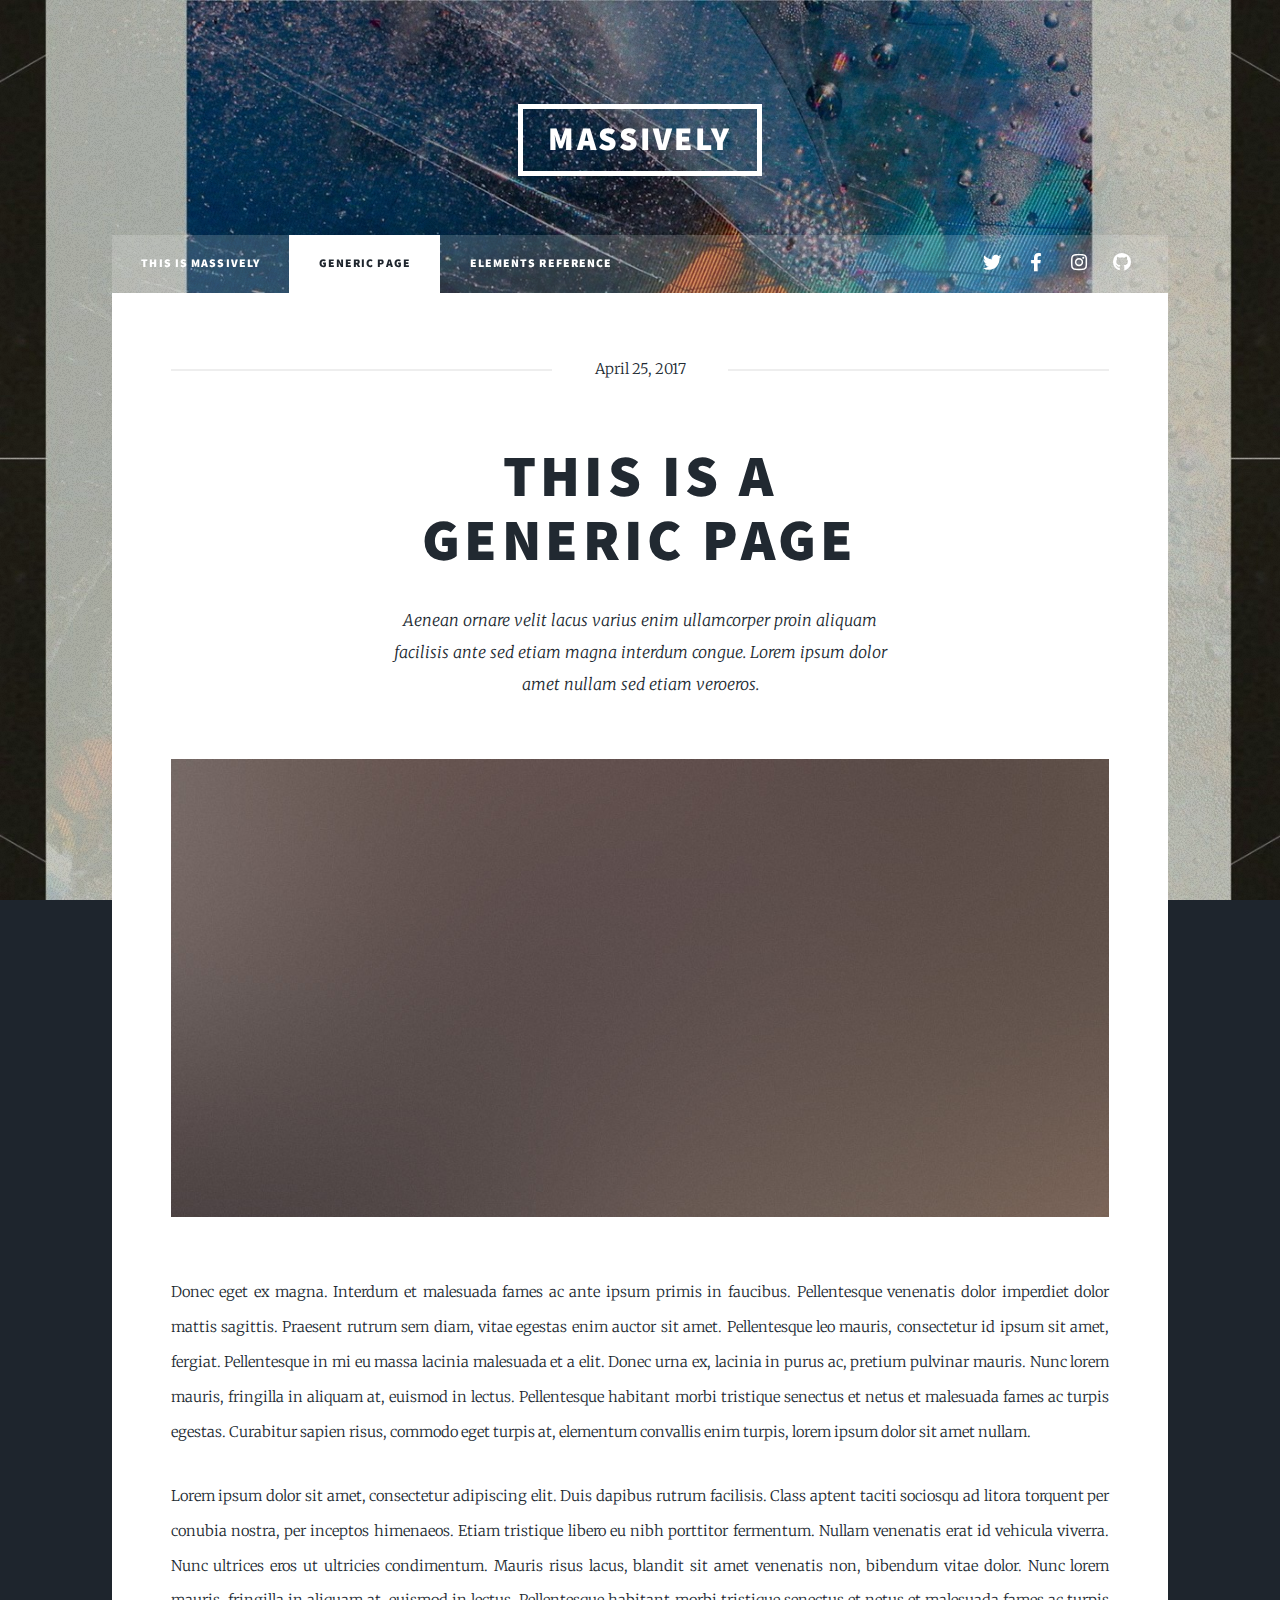
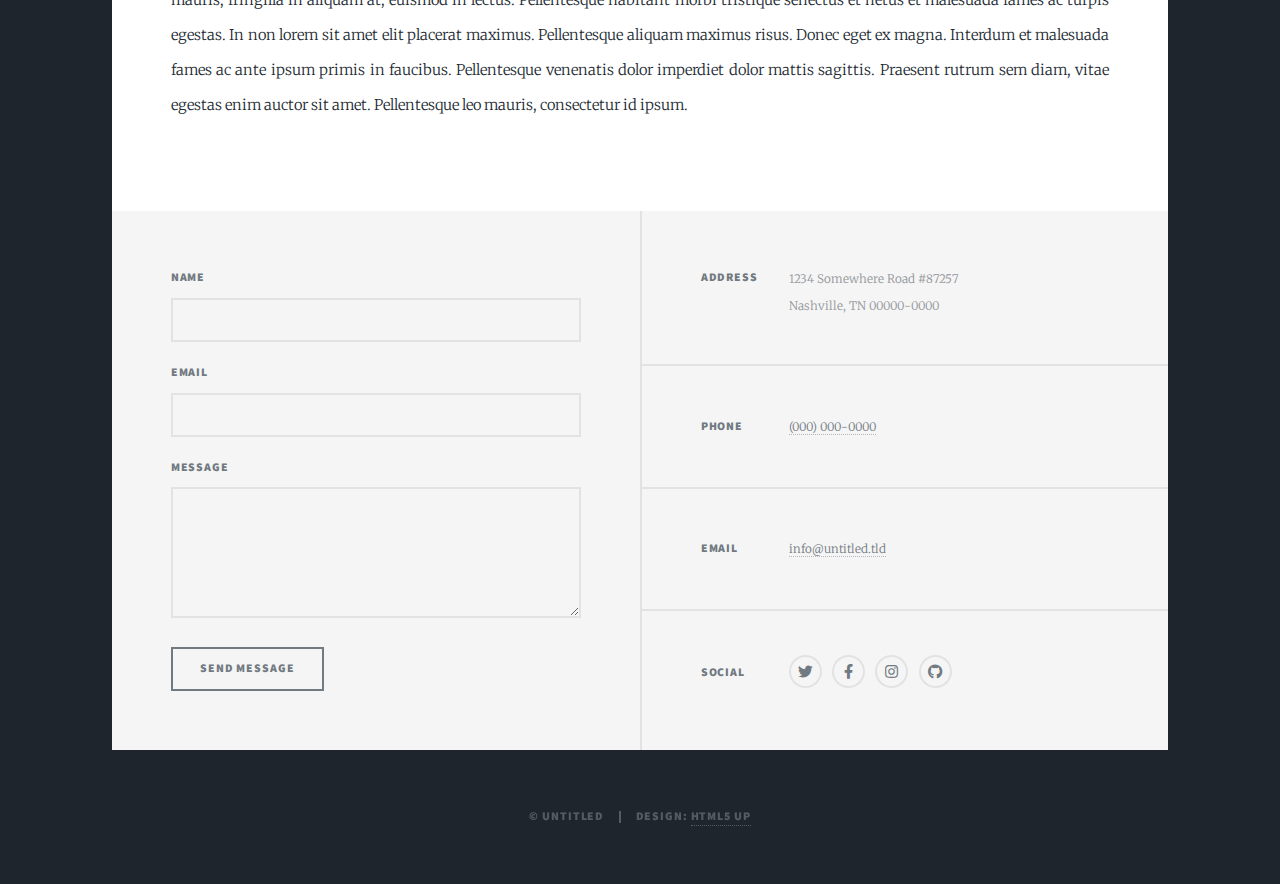
<file: generic.html>
<!DOCTYPE HTML>
<!--
	Massively by HTML5 UP
	html5up.net | @ajlkn
	Free for personal and commercial use under the CCA 3.0 license (html5up.net/license)
-->
<html>
	<head>
		<title>Generic Page - Massively by HTML5 UP</title>
		<meta charset="utf-8" />
		<meta name="viewport" content="width=device-width, initial-scale=1, user-scalable=no" />
		<link rel="stylesheet" href="assets/css/main.css" />
		<noscript><link rel="stylesheet" href="assets/css/noscript.css" /></noscript>
	</head>
	<body class="is-preload">

		<!-- Wrapper -->
			<div id="wrapper">

				<!-- Header -->
					<header id="header">
						<a href="index.html" class="logo">Massively</a>
					</header>

				<!-- Nav -->
					<nav id="nav">
						<ul class="links">
							<li><a href="index.html">This is Massively</a></li>
							<li class="active"><a href="generic.html">Generic Page</a></li>
							<li><a href="elements.html">Elements Reference</a></li>
						</ul>
						<ul class="icons">
							<li><a href="#" class="icon brands fa-twitter"><span class="label">Twitter</span></a></li>
							<li><a href="#" class="icon brands fa-facebook-f"><span class="label">Facebook</span></a></li>
							<li><a href="#" class="icon brands fa-instagram"><span class="label">Instagram</span></a></li>
							<li><a href="#" class="icon brands fa-github"><span class="label">GitHub</span></a></li>
						</ul>
					</nav>

				<!-- Main -->
					<div id="main">

						<!-- Post -->
							<section class="post">
								<header class="major">
									<span class="date">April 25, 2017</span>
									<h1>This is a<br />
									Generic Page</h1>
									<p>Aenean ornare velit lacus varius enim ullamcorper proin aliquam<br />
									facilisis ante sed etiam magna interdum congue. Lorem ipsum dolor<br />
									amet nullam sed etiam veroeros.</p>
								</header>
								<div class="image main"><img src="images/pic01.jpg" alt="" /></div>
								<p>Donec eget ex magna. Interdum et malesuada fames ac ante ipsum primis in faucibus. Pellentesque venenatis dolor imperdiet dolor mattis sagittis. Praesent rutrum sem diam, vitae egestas enim auctor sit amet. Pellentesque leo mauris, consectetur id ipsum sit amet, fergiat. Pellentesque in mi eu massa lacinia malesuada et a elit. Donec urna ex, lacinia in purus ac, pretium pulvinar mauris. Nunc lorem mauris, fringilla in aliquam at, euismod in lectus. Pellentesque habitant morbi tristique senectus et netus et malesuada fames ac turpis egestas. Curabitur sapien risus, commodo eget turpis at, elementum convallis enim turpis, lorem ipsum dolor sit amet nullam.</p>
								<p>Lorem ipsum dolor sit amet, consectetur adipiscing elit. Duis dapibus rutrum facilisis. Class aptent taciti sociosqu ad litora torquent per conubia nostra, per inceptos himenaeos. Etiam tristique libero eu nibh porttitor fermentum. Nullam venenatis erat id vehicula viverra. Nunc ultrices eros ut ultricies condimentum. Mauris risus lacus, blandit sit amet venenatis non, bibendum vitae dolor. Nunc lorem mauris, fringilla in aliquam at, euismod in lectus. Pellentesque habitant morbi tristique senectus et netus et malesuada fames ac turpis egestas. In non lorem sit amet elit placerat maximus. Pellentesque aliquam maximus risus. Donec eget ex magna. Interdum et malesuada fames ac ante ipsum primis in faucibus. Pellentesque venenatis dolor imperdiet dolor mattis sagittis. Praesent rutrum sem diam, vitae egestas enim auctor sit amet. Pellentesque leo mauris, consectetur id ipsum.</p>
							</section>

					</div>

				<!-- Footer -->
					<footer id="footer">
						<section>
							<form method="post" action="#">
								<div class="fields">
									<div class="field">
										<label for="name">Name</label>
										<input type="text" name="name" id="name" />
									</div>
									<div class="field">
										<label for="email">Email</label>
										<input type="text" name="email" id="email" />
									</div>
									<div class="field">
										<label for="message">Message</label>
										<textarea name="message" id="message" rows="3"></textarea>
									</div>
								</div>
								<ul class="actions">
									<li><input type="submit" value="Send Message" /></li>
								</ul>
							</form>
						</section>
						<section class="split contact">
							<section class="alt">
								<h3>Address</h3>
								<p>1234 Somewhere Road #87257<br />
								Nashville, TN 00000-0000</p>
							</section>
							<section>
								<h3>Phone</h3>
								<p><a href="#">(000) 000-0000</a></p>
							</section>
							<section>
								<h3>Email</h3>
								<p><a href="#">info@untitled.tld</a></p>
							</section>
							<section>
								<h3>Social</h3>
								<ul class="icons alt">
									<li><a href="#" class="icon brands alt fa-twitter"><span class="label">Twitter</span></a></li>
									<li><a href="#" class="icon brands alt fa-facebook-f"><span class="label">Facebook</span></a></li>
									<li><a href="#" class="icon brands alt fa-instagram"><span class="label">Instagram</span></a></li>
									<li><a href="#" class="icon brands alt fa-github"><span class="label">GitHub</span></a></li>
								</ul>
							</section>
						</section>
					</footer>

				<!-- Copyright -->
					<div id="copyright">
						<ul><li>&copy; Untitled</li><li>Design: <a href="https://html5up.net">HTML5 UP</a></li></ul>
					</div>

			</div>

		<!-- Scripts -->
			<script src="assets/js/jquery.min.js"></script>
			<script src="assets/js/jquery.scrollex.min.js"></script>
			<script src="assets/js/jquery.scrolly.min.js"></script>
			<script src="assets/js/browser.min.js"></script>
			<script src="assets/js/breakpoints.min.js"></script>
			<script src="assets/js/util.js"></script>
			<script src="assets/js/main.js"></script>

	</body>
</html>
</file>
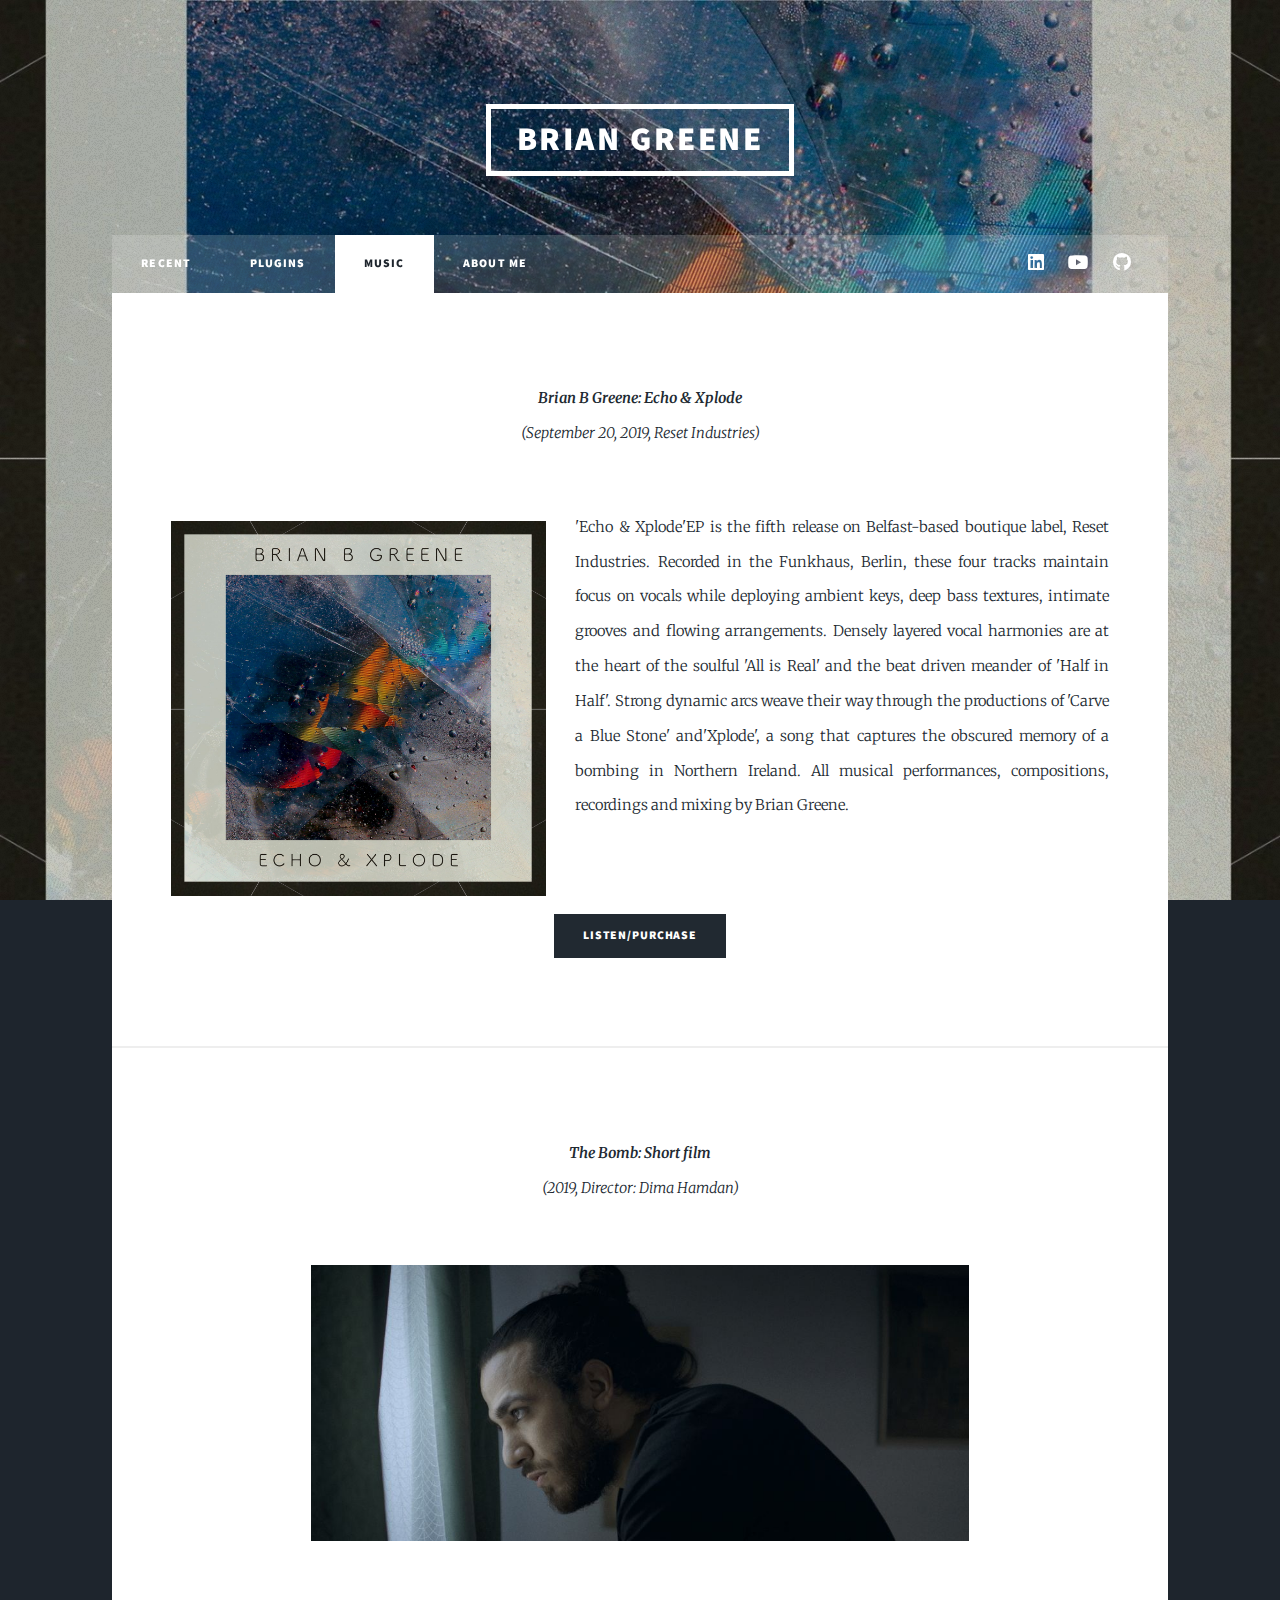
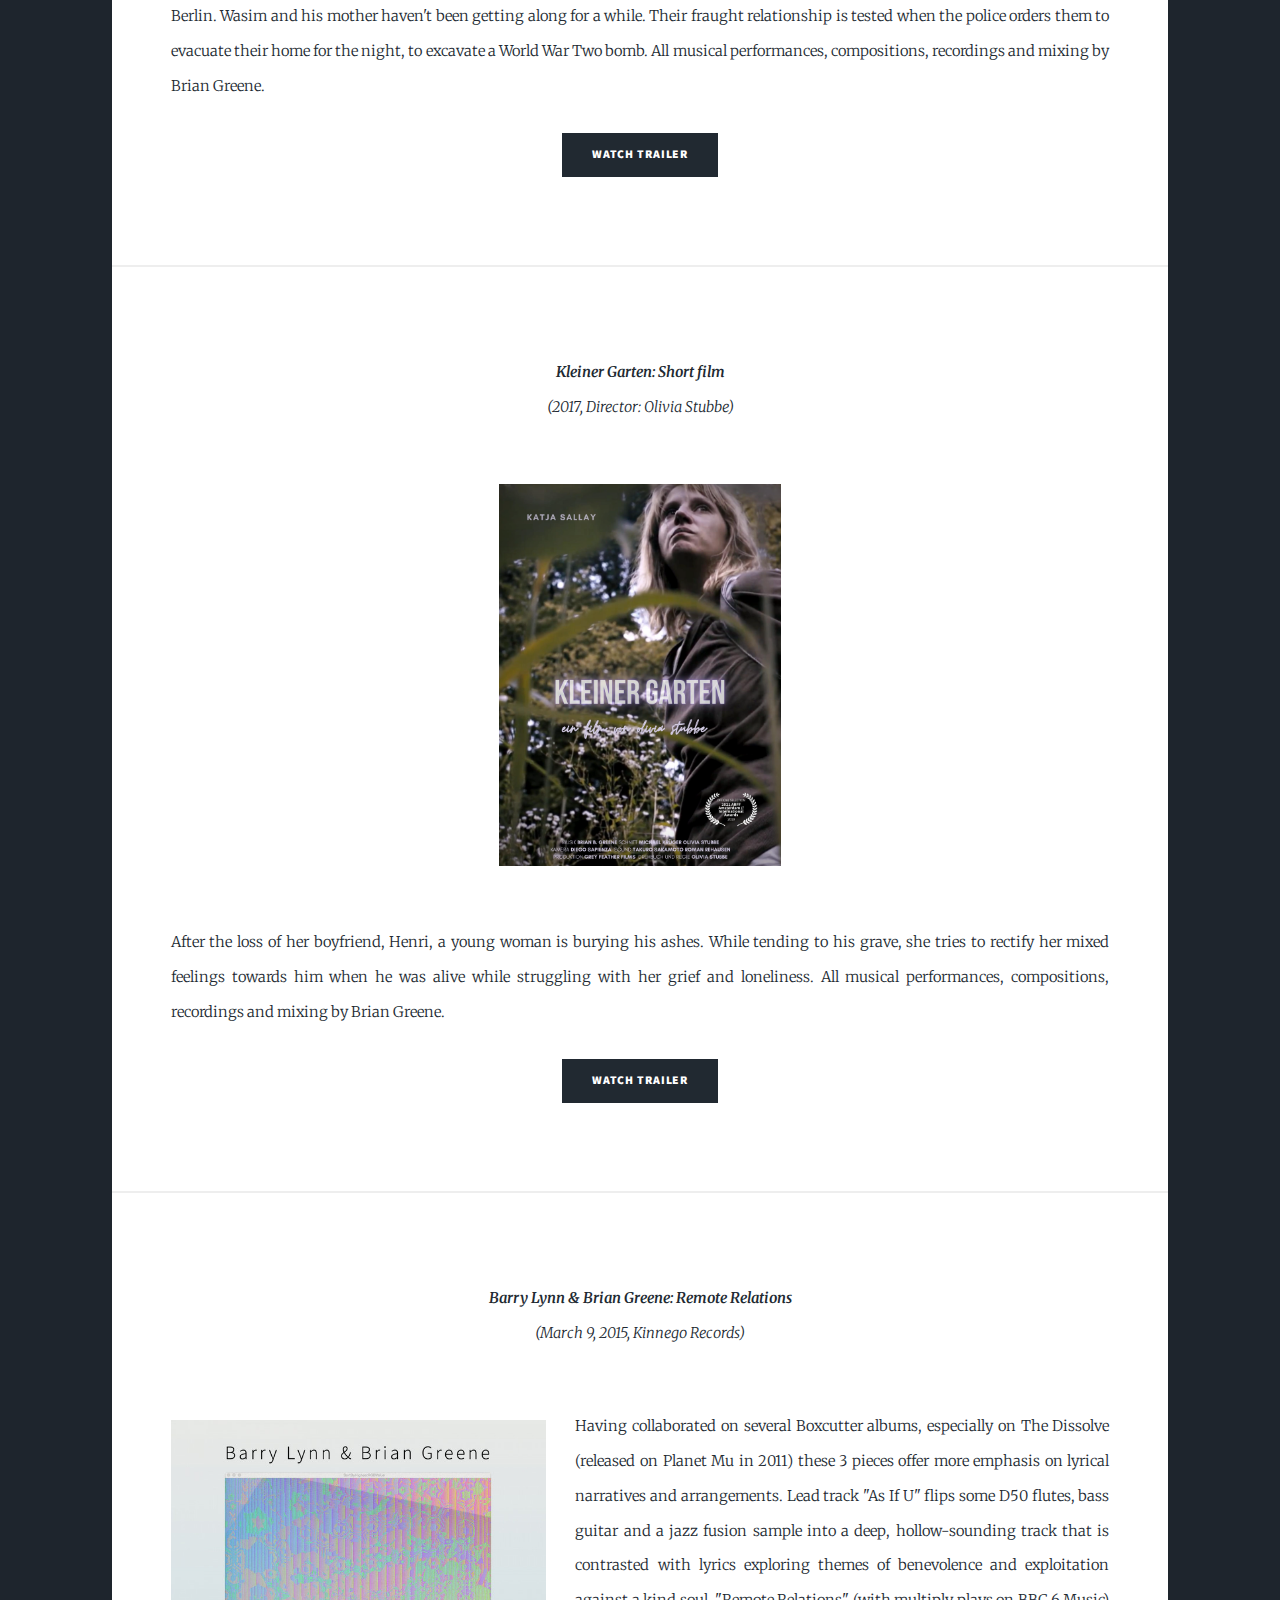
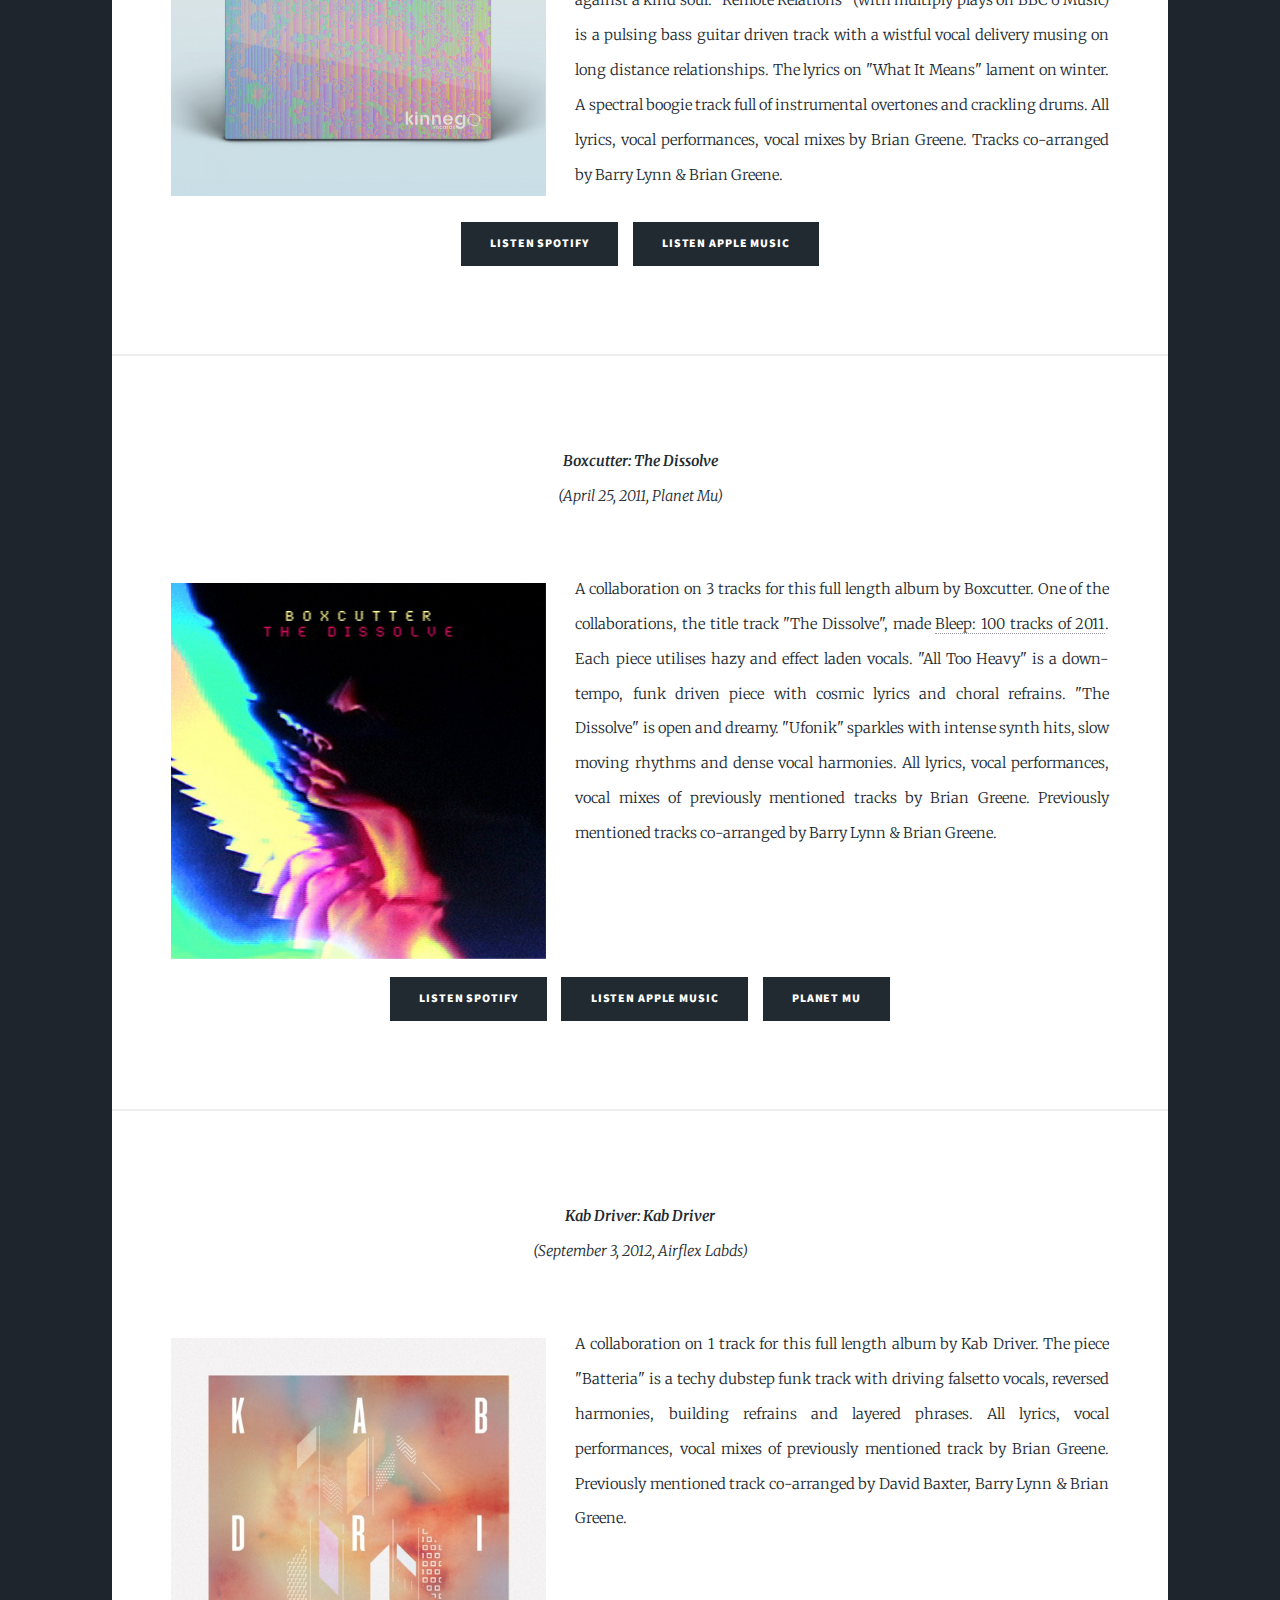
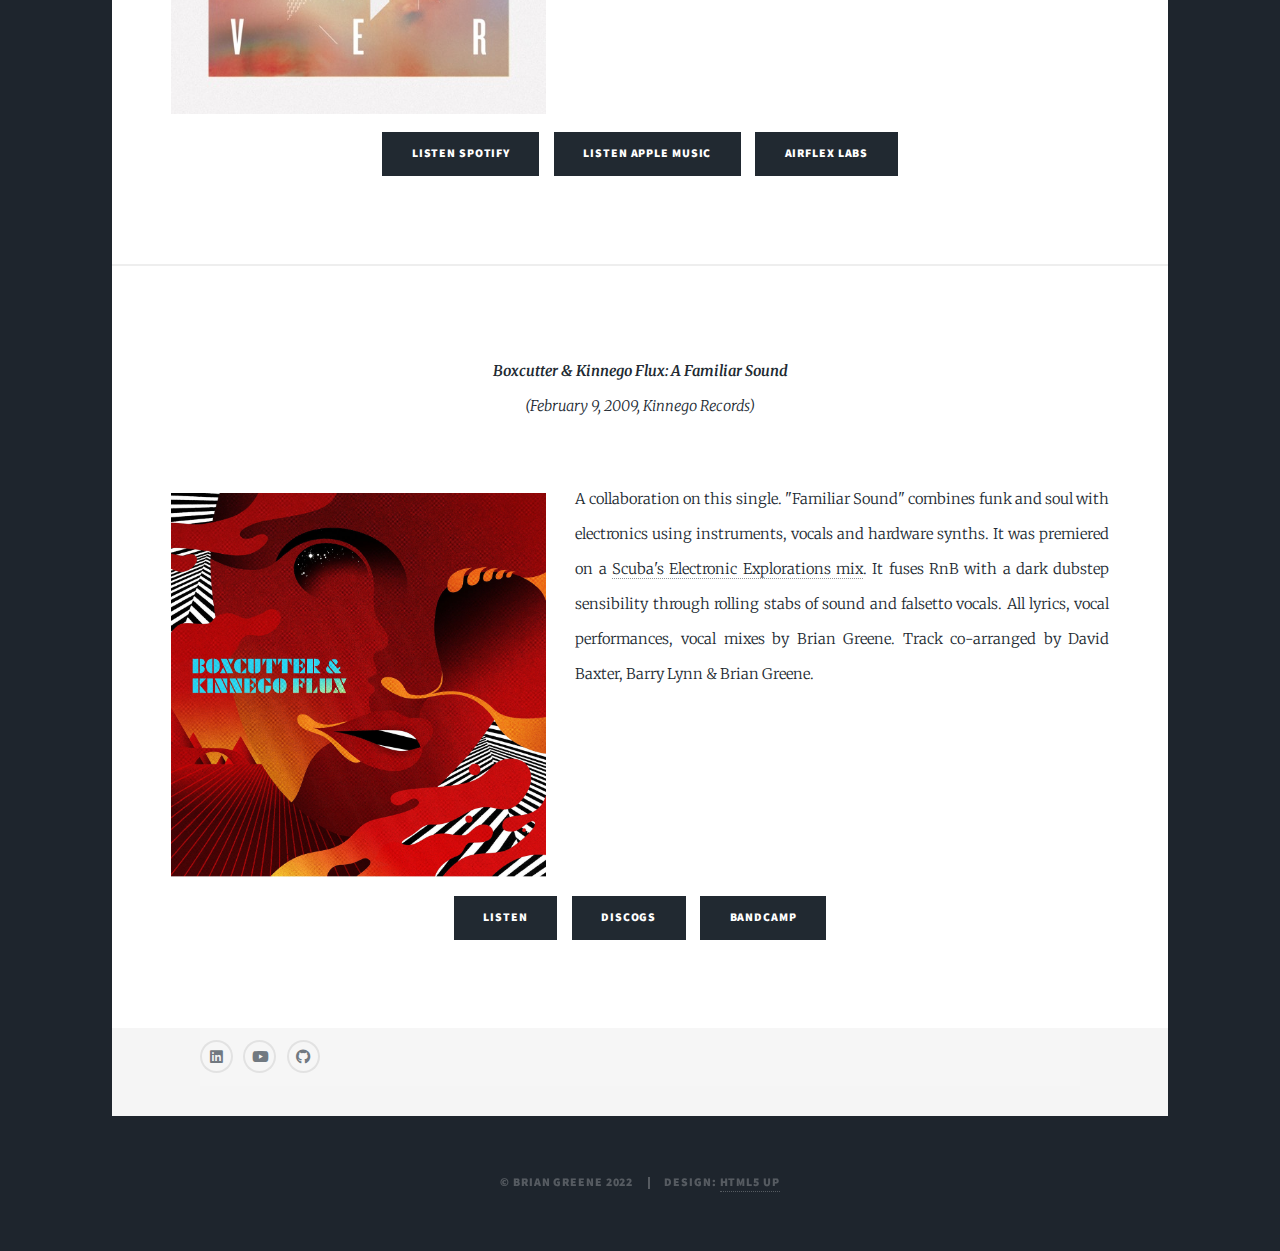
<file: music.html>
<!DOCTYPE HTML>
<!--
	Massively by HTML5 UP
	html5up.net | @ajlkn
	Free for personal and commercial use under the CCA 3.0 license (html5up.net/license)
-->
<html>
	<head>
		<title>Music - Brian Greene</title>
		<meta charset="utf-8" />
		<meta name="viewport" content="width=device-width, initial-scale=1, user-scalable=no" />
		<link rel="stylesheet" href="assets/css/main.css" />
		<noscript><link rel="stylesheet" href="assets/css/noscript.css" /></noscript>
	</head>
	<body class="is-preload">

		<!-- Wrapper -->
			<div id="wrapper">

				<!-- Header -->
					<header id="header">
						<a href="index.html" class="logo">Brian Greene</a>
					</header>

				<!-- Nav -->
					<nav id="nav">
						<ul class="links">
							<li><a href="index.html">Recent</a></li>
							<li><a href="plugins.html">Plugins</a></li>
							<li class="active"><a href="music.html">Music</a></li>
							<li><a href="aboutme.html">About Me</a></li>
							<!-- <li><a href="VariousLayouts.html">Various layouts</a></li> -->
						</ul>
						<ul class="icons">
							<li><a href="https://linkedin.com/in/brian-greene-085258180" target="_blank" rel="noopener noreferrer" class="icon brands fa-linkedin"><span class="label">LinkedIn</span></a></li>
							<li><a href="https://www.youtube.com/channel/UCBn-T0uHA3hJ_fmY92KWO7w/featured" target="_blank" rel="noopener noreferrer" class="icon brands fa-youtube"><span class="label">YouTube</span></a></li>
							<li><a href="https://github.com/bbgreene" target="_blank" rel="noopener noreferrer" class="icon brands fa-github"><span class="label">GitHub</span></a></li>
						</ul>
					</nav>

				<!-- Main -->
					<div id="main">

						<!-- Post -->
							<section class="post">
								<header class="major">
									<!-- <h1>Released Music<br /> -->
									</h1>
									<p><strong>Brian B Greene: Echo & Xplode</strong><br />
									(September 20, 2019, Reset Industries)<br />
									</p>
								</header>
								<p><span class="image left"><img src="images/echoXplode.jpg" alt="" /></span>
									'Echo & Xplode'EP is the fifth release on Belfast-based boutique label, Reset Industries.
									Recorded in the Funkhaus, Berlin, these four tracks maintain focus on vocals while deploying ambient keys, deep bass textures, intimate grooves and flowing arrangements.
									Densely layered vocal harmonies are at the heart of the soulful 'All is Real' and the beat driven meander of 'Half in Half'. 
									Strong dynamic arcs weave their way through the productions of 'Carve a Blue Stone' and'Xplode', 
									a song that captures the obscured memory of a bombing in Northern Ireland. 
									All musical performances, compositions, recordings and mixing by Brian Greene.
									</p>
								<ul class="actions special">
									<li><a href="https://resetindustries.kudosrecords.co.uk/release/rst005/brian-b-greene-echo-xplode" target="_blank" rel="noopener noreferrer" class="button primary">Listen/Purchase</a></li>
								</ul>
								
							</section>

							<section class="post">
								<header class="major">
									<!-- <h1>Released Music<br /> -->
									</h1>
									<p><strong>The Bomb: Short film</strong><br />
									(2019, Director: Dima Hamdan)<br />
									</p>
								</header>
								<p><span class="image main"><img src="images/theBomb.jpg" alt="" style="display: block; margin-right: auto; margin-left: auto; width:70%;" /></span>Berlin. Wasim and his mother haven't been getting along for a while. 
									Their fraught relationship is tested when the police orders them to evacuate their home for the night, to excavate a World War Two bomb. 
									All musical performances, compositions, recordings and mixing by Brian Greene.</p>
								<ul class="actions special">
									<li><a href="https://www.youtube.com/watch?v=YQusDQvRH-8&ab_channel=MADSolutions" target="_blank" rel="noopener noreferrer" class="button primary">Watch Trailer</a></li>
								</ul>
							</section>

							<section class="post">
								<header class="major">
									<!-- <h1>Released Music<br /> -->
									</h1>
									<p><strong>Kleiner Garten: Short film</strong><br />
									(2017, Director: Olivia Stubbe)<br />
									</p>
								</header>
								<p><span class="image main"><img src="images/kleinerGarten.png" alt="" style="display: block; margin-right: auto; margin-left: auto; width:30%;"/></span>After the loss of her boyfriend, Henri, a young woman is burying his ashes. 
									While tending to his grave, she tries to rectify her mixed feelings towards him when he was alive while struggling with her grief and loneliness.
									All musical performances, compositions, recordings and mixing by Brian Greene.</p>
								<ul class="actions special">
									<li><a href="https://www.crew-united.com/de/Kleiner-Garten__233126.html#!&tabctl_642057409_activeTab=756087290" target="_blank" rel="noopener noreferrer" class="button primary">Watch Trailer</a></li>
								</ul>
							</section>

							<section class="post">
								<header class="major">
									<!-- <h1>Released Music<br /> -->
									</h1>
									<p><strong>Barry Lynn & Brian Greene: Remote Relations</strong><br />
									(March 9, 2015, Kinnego Records)<br />
									</p>
								</header>
								<p><span class="image left"><img src="images/remoteRelations.jpeg" alt="" /></span>
									Having collaborated on several Boxcutter albums, especially on The Dissolve (released on Planet Mu in 2011) 
									these 3 pieces offer more emphasis on lyrical narratives and arrangements.
									Lead track "As If U" flips some D50 flutes, bass guitar and a jazz fusion sample into a deep, 
									hollow-sounding track that is contrasted with lyrics exploring themes of benevolence and exploitation against a kind soul.
									"Remote Relations" (with multiply plays on BBC 6 Music) is a pulsing bass guitar driven track with a wistful vocal delivery musing on long distance relationships.
									The lyrics on "What It Means" lament on winter. A spectral boogie track full of instrumental overtones and crackling drums.
									All lyrics, vocal performances, vocal mixes by Brian Greene. Tracks co-arranged by Barry Lynn & Brian Greene.</p>
								<ul class="actions special">
									<li><a href="https://open.spotify.com/album/7iPRyImuRdGtxYt2tNNnO6" target="_blank" rel="noopener noreferrer" class="button primary">Listen Spotify</a></li>
									<li><a href="https://music.apple.com/us/album/remote-relations-single/966803844" target="_blank" rel="noopener noreferrer" class="button primary">Listen Apple Music</a></li>
								</ul>
							</section>

							<section class="post">
								<header class="major">
									<!-- <h1>Released Music<br /> -->
									</h1>
									<p><strong>Boxcutter: The Dissolve</strong><br />
									(April 25, 2011, Planet Mu)<br />
									</p>
								</header>
								<p><span class="image left"><img src="images/theDissolve.jpeg" alt="" /></span>
									A collaboration on 3 tracks for this full length album by Boxcutter. 
									One of the collaborations, the title track "The Dissolve", made <a href="https://www.discogs.com/release/3458262-Various-Bleep100-Tracks2011" target="_blank" rel="noopener noreferrer">Bleep: 100 tracks of 2011</a>. 
									Each piece utilises hazy and effect laden vocals. 
									"All Too Heavy" is a down-tempo, funk driven piece with cosmic lyrics and choral refrains.
									"The Dissolve" is open and dreamy. 
									"Ufonik" sparkles with intense synth hits, slow moving rhythms and dense vocal harmonies.
									All lyrics, vocal performances, vocal mixes of previously mentioned tracks by Brian Greene. Previously mentioned tracks co-arranged by Barry Lynn & Brian Greene.</p>
								<ul class="actions special">
									<li><a href="https://open.spotify.com/album/1zLNIsjoKdsZ4dyZB5TNDY" target="_blank" rel="noopener noreferrer" class="button primary">Listen Spotify</a></li>
									<li><a href="https://music.apple.com/us/album/the-dissolve/708808853" target="_blank" rel="noopener noreferrer" class="button primary">Listen Apple Music</a></li>
									<li><a href="https://planet.mu/releases/boxcutter-the-dissolve/" target="_blank" rel="noopener noreferrer" class="button primary">Planet Mu</a></li>
								</ul>
							</section>

								<section class="post">
									<header class="major">
										<!-- <h1>Released Music<br /> -->
										</h1>
										<p><strong>Kab Driver: Kab Driver</strong><br />
										(September 3, 2012, Airflex Labds)<br />
										</p>
									</header>
									<p><span class="image left"><img src="images/kabdriver.jpeg" alt="" /></span>
									A collaboration on 1 track for this full length album by Kab Driver.
									The piece "Batteria" is a techy dubstep funk track with driving falsetto vocals, reversed harmonies, 
									building refrains and layered phrases.
									All lyrics, vocal performances, vocal mixes of previously mentioned track by Brian Greene. Previously mentioned track co-arranged by David Baxter, Barry Lynn & Brian Greene.
									</p>
									<ul class="actions special">
									<li><a href="https://open.spotify.com/album/49Hk7usp4v4unaIhFThWHk" target="_blank" rel="noopener noreferrer" class="button primary">Listen Spotify</a></li>
									<li><a href="https://music.apple.com/us/album/kab-driver/1059533702" target="_blank" rel="noopener noreferrer" class="button primary">Listen Apple Music</a></li>
									<li><a href="https://airflexlabs.bandcamp.com/album/arx013-kab-driver-lp-2" target="_blank" rel="noopener noreferrer" class="button primary">Airflex labs</a></li>
									</ul>
							</section>

							<section class="post">
								<header class="major">
									<!-- <h1>Released Music<br /> -->
									</h1>
									<p><Strong>Boxcutter & Kinnego Flux: A Familiar Sound</Strong><br />
									(February 9, 2009, Kinnego Records)<br />
									</p>
								</header>
								<p><span class="image left"><img src="images/familiarSound.jpeg" alt="" /></span>
									A collaboration on this single. "Familiar Sound" combines funk and soul with electronics using instruments,
									vocals and hardware synths. It was premiered on a <a href="https://www.mixcloud.com/Rob_Booth/scuba-electronic-explorations/" target="_blank" rel="noopener noreferrer">Scuba's Electronic Explorations mix</a>.
									It fuses RnB with a dark dubstep sensibility through rolling stabs of sound and falsetto vocals.
									All lyrics, vocal performances, vocal mixes by Brian Greene. Track co-arranged by David Baxter, Barry Lynn & Brian Greene.
								<ul class="actions special">
									<li><a href="https://www.youtube.com/watch?v=MMO3LkQ6SO0&ab_channel=BarryLynnMusic" target="_blank" rel="noopener noreferrer" class="button primary">Listen</a></li>
									<li><a href="https://www.discogs.com/release/1666769-Boxcutter-Kinnego-Flux-A-Familiar-Sound" target="_blank" rel="noopener noreferrer" class="button primary">Discogs</a></li>
									<li><a href="https://kinnegorecords.bandcamp.com/album/a-familiar-sound" target="_blank" rel="noopener noreferrer" class="button primary">Bandcamp</a></li>
								</ul>
								
							</section>
					</div>

				<!-- Footer -->
				<footer id="footer">
					<section>
						<nav id="nav">
							<!-- <ul class="links">
								<li class="active"><a href="index.html">Recent</a></li>
								<li><a href="plugins.html">Plugins</a></li>
								<li><a href="music.html">Music</a></li>
								<li><a href="aboutme.html">About Me</a></li>
								<li><a href="VariousLayouts.html">Various layouts</a></li>
							</ul> -->
							<!-- <h3>Social</h3> -->
							<ul class="icons alt">
								<li><a href="https://linkedin.com/in/brian-greene-085258180" target="_blank" rel="noopener noreferrer" class="icon brands fa-linkedin"><span class="label">LinkedIn</span></a></li>
								<li><a href="https://www.youtube.com/channel/UCBn-T0uHA3hJ_fmY92KWO7w/featured" target="_blank" rel="noopener noreferrer" class="icon brands fa-youtube"><span class="label">YouTube</span></a></li>
								<li><a href="https://github.com/bbgreene" target="_blank" rel="noopener noreferrer" class="icon brands fa-github"><span class="label">GitHub</span></a></li>
							</ul>
						</nav>
					</section>
				</footer>

				<!-- Copyright -->
					<div id="copyright">
						<ul><li>&copy; Brian Greene 2022</li><li>Design: <a href="https://html5up.net">HTML5 UP</a></li></ul>
					</div>

			</div>

		<!-- Scripts -->
			<script src="assets/js/jquery.min.js"></script>
			<script src="assets/js/jquery.scrollex.min.js"></script>
			<script src="assets/js/jquery.scrolly.min.js"></script>
			<script src="assets/js/browser.min.js"></script>
			<script src="assets/js/breakpoints.min.js"></script>
			<script src="assets/js/util.js"></script>
			<script src="assets/js/main.js"></script>

	</body>
</html>
</file>
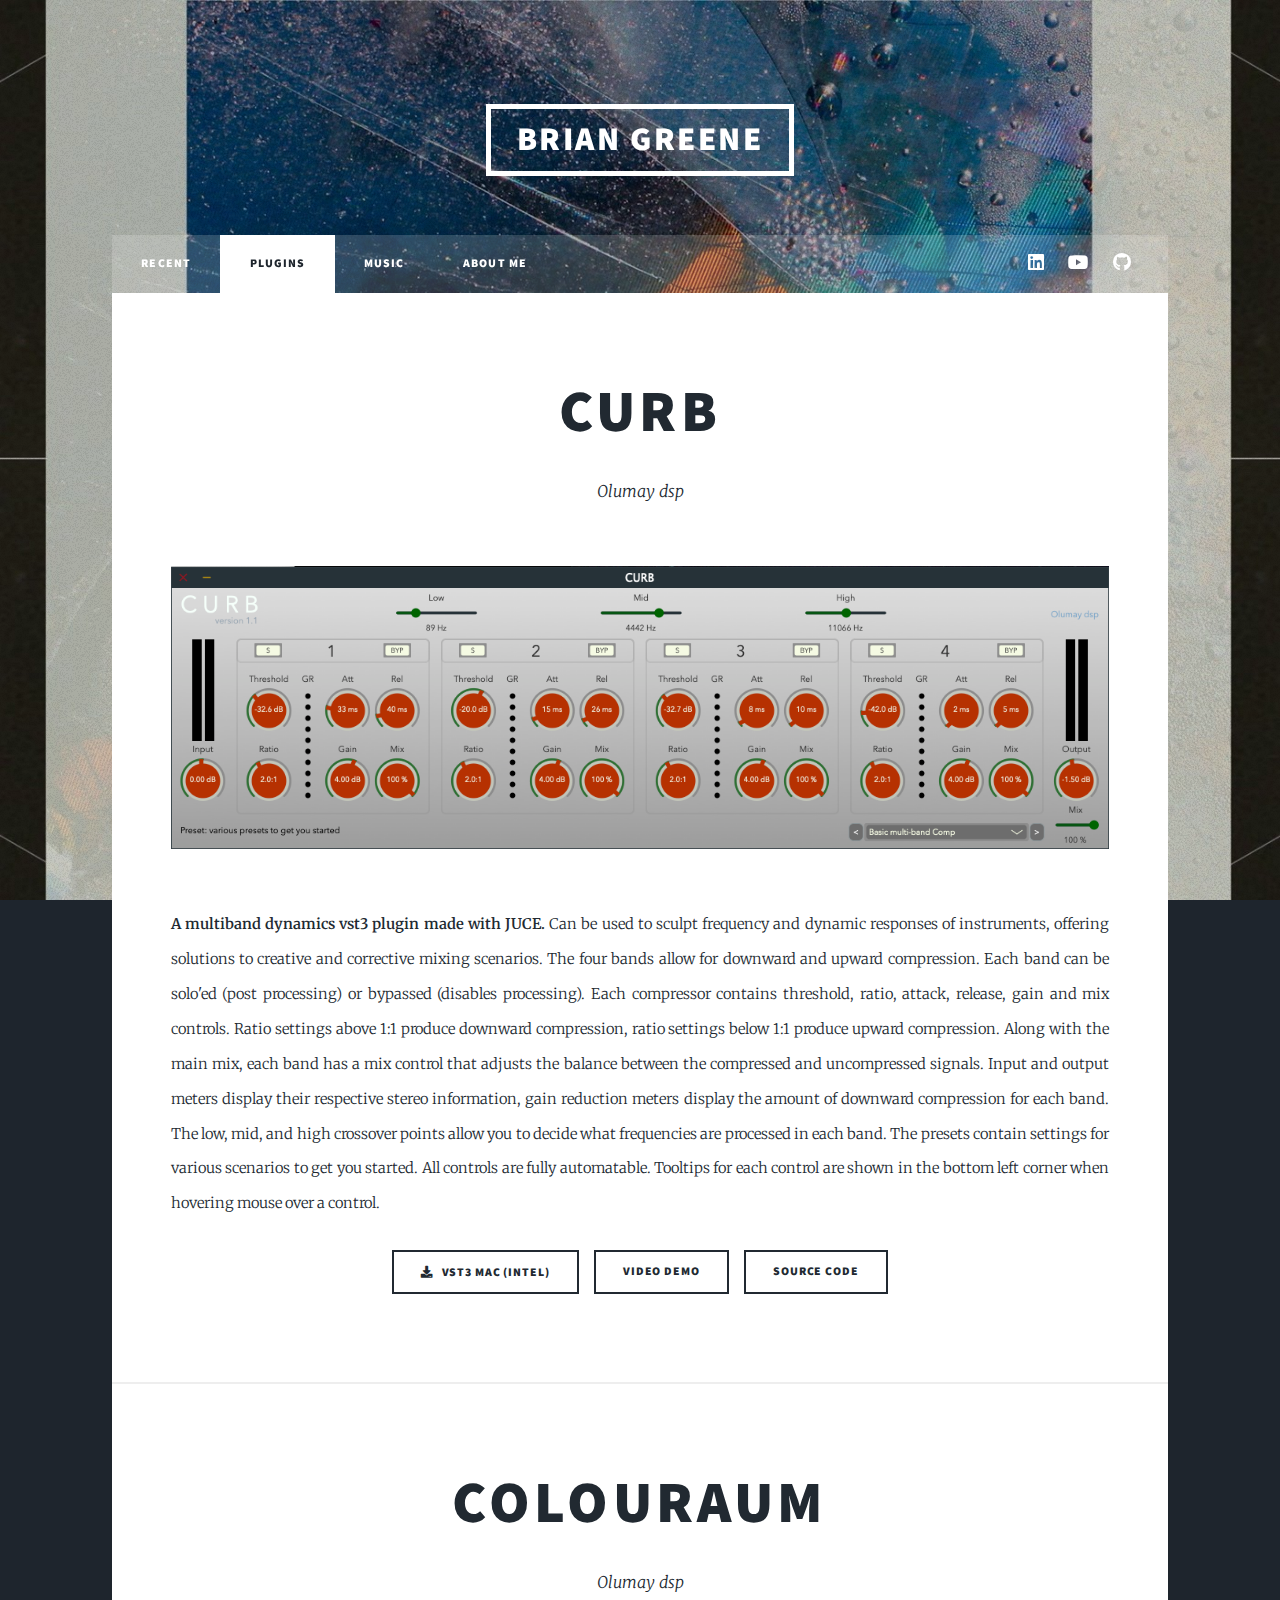
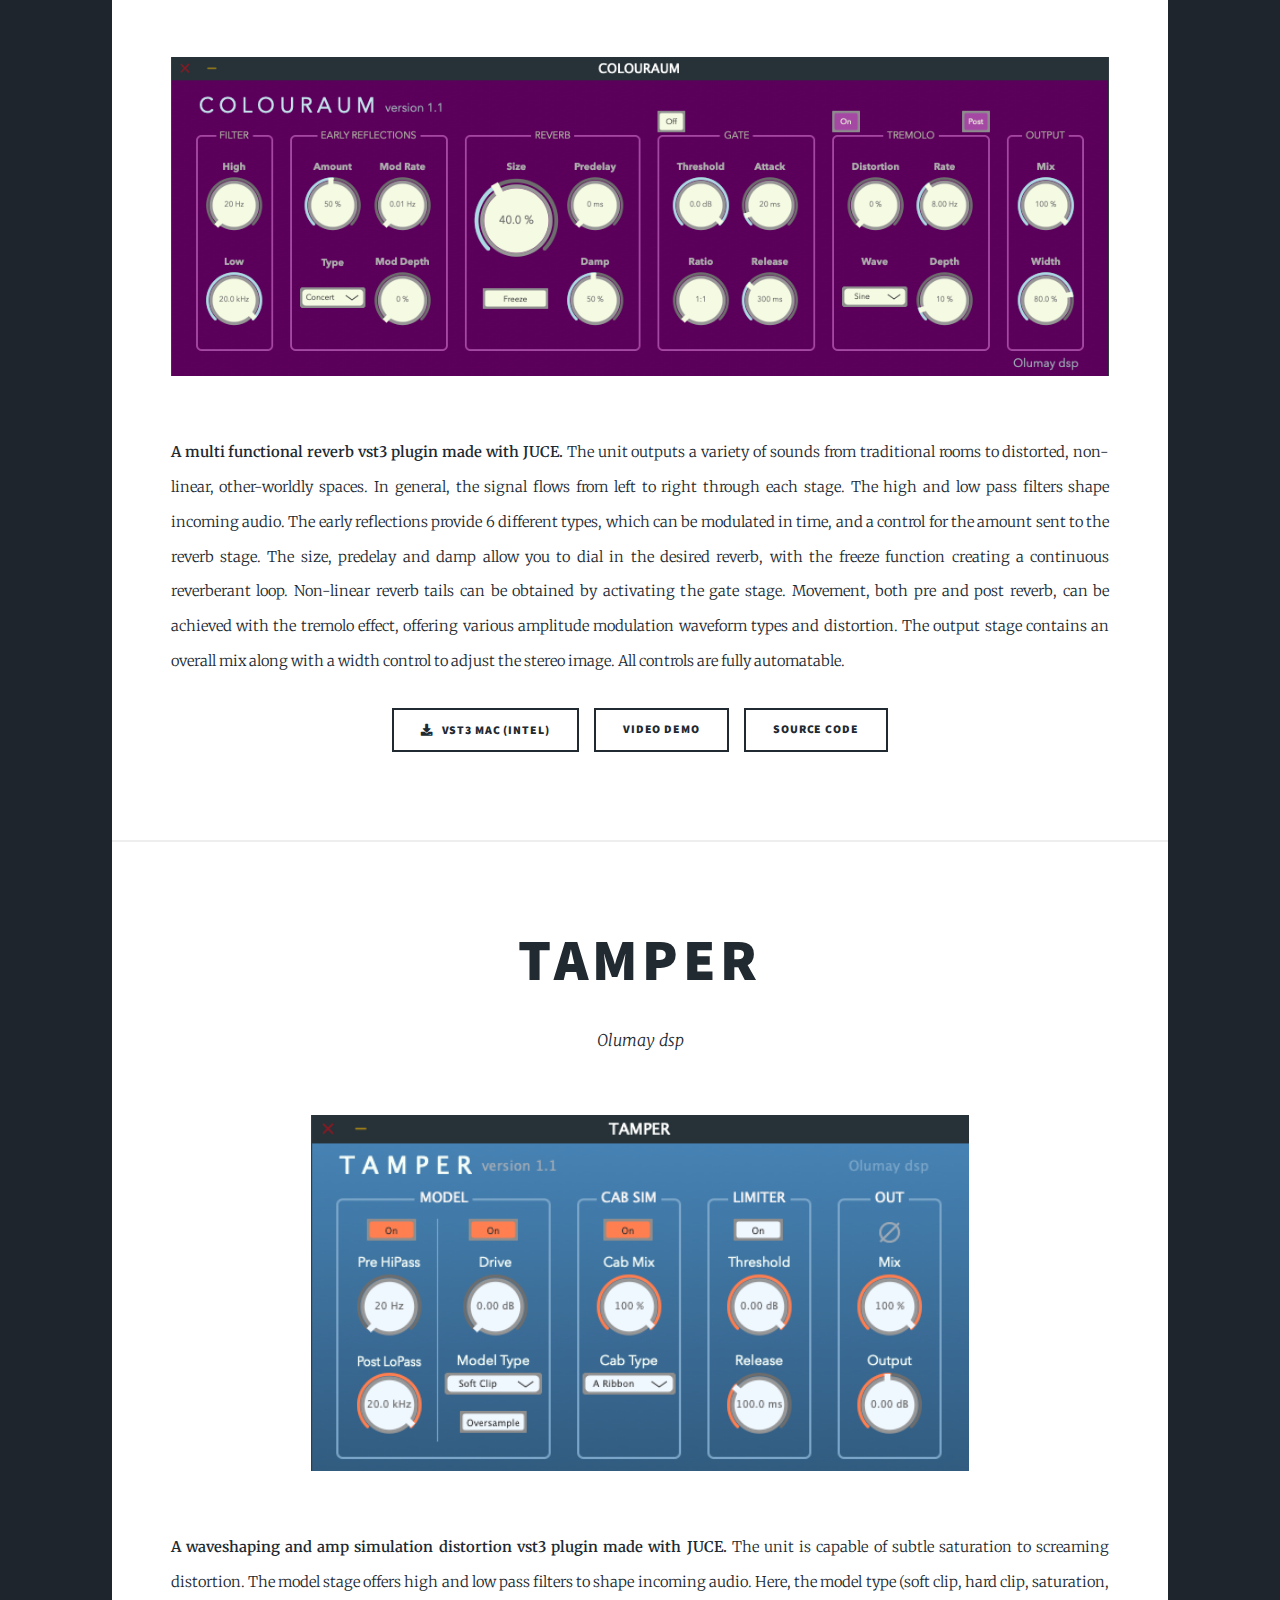
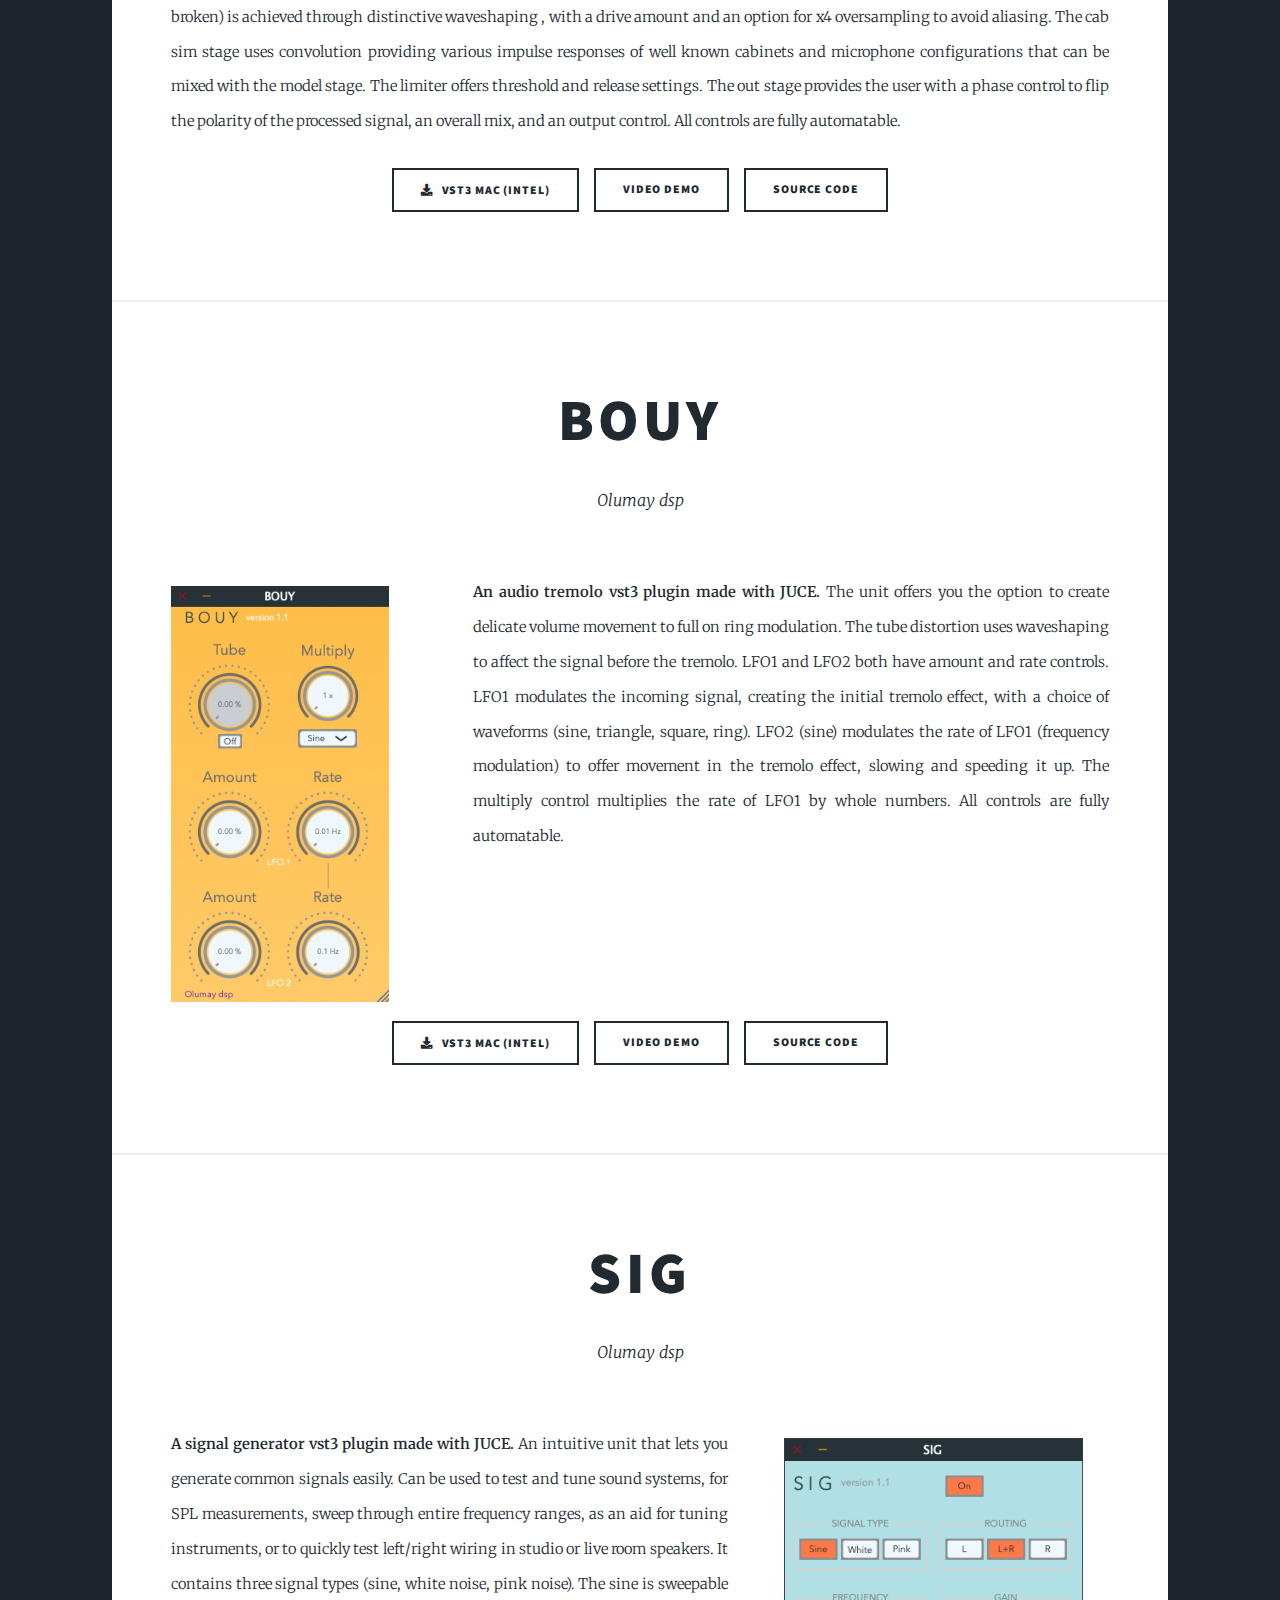
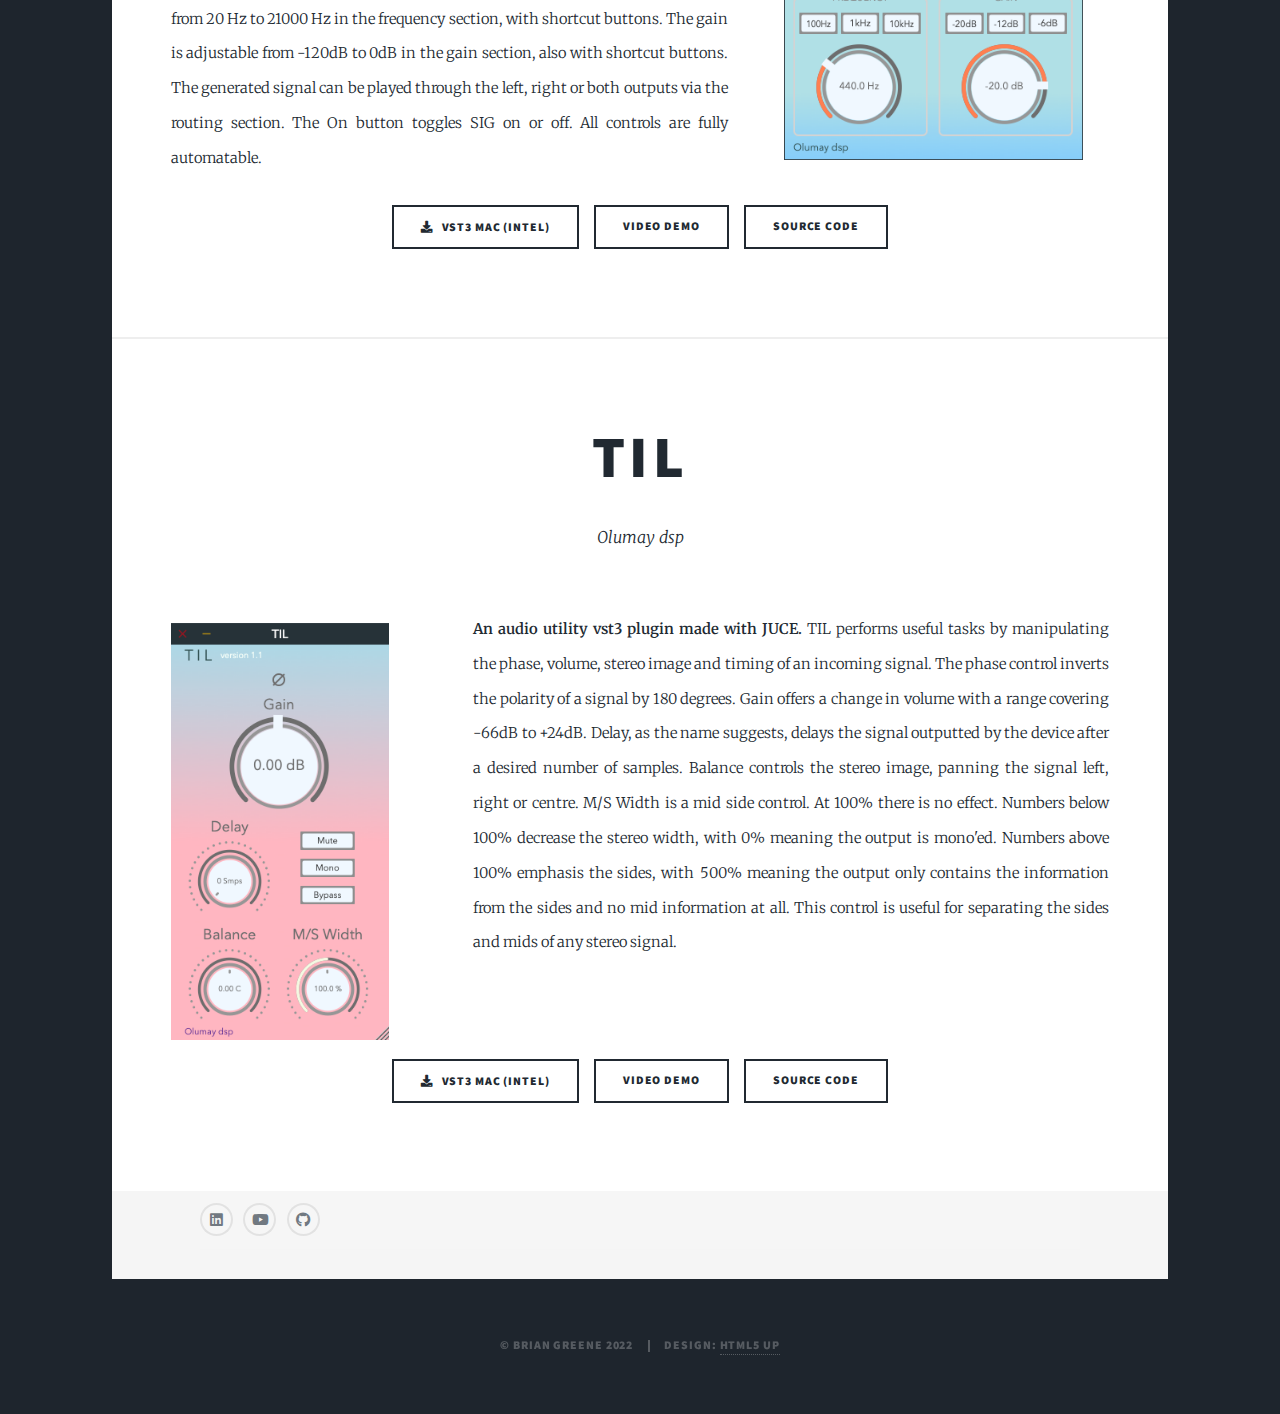
<file: plugins.html>
<!DOCTYPE HTML>
<!--
	Massively by HTML5 UP
	html5up.net | @ajlkn
	Free for personal and commercial use under the CCA 3.0 license (html5up.net/license)
-->
<html>
	<head>
		<title>Plugins - Brian Greene Olumay dsp</title>
		<meta charset="utf-8" />
		<meta name="viewport" content="width=device-width, initial-scale=1, user-scalable=no" />
		<link rel="stylesheet" href="assets/css/main.css" />
		<noscript><link rel="stylesheet" href="assets/css/noscript.css" /></noscript>
	</head>
	<body class="is-preload">

		<!-- Wrapper -->
			<div id="wrapper">

				<!-- Header -->
					<header id="header">
						<a href="index.html" class="logo">Brian Greene</a>
					</header>

				<!-- Nav -->
					<nav id="nav">
						<ul class="links">
							<li><a href="index.html">Recent</a></li>
							<li class="active"><a href="plugins.html">Plugins</a></li>
							<li><a href="music.html">Music</a></li>
							<li><a href="aboutme.html">About Me</a></li>
							<!-- <li><a href="VariousLayouts.html">Various layouts</a></li> -->
						</ul>
						<ul class="icons">
							<li><a href="https://linkedin.com/in/brian-greene-085258180" target="_blank" rel="noopener noreferrer" class="icon brands fa-linkedin"><span class="label">LinkedIn</span></a></li>
							<li><a href="https://www.youtube.com/channel/UCBn-T0uHA3hJ_fmY92KWO7w/featured" target="_blank" rel="noopener noreferrer" class="icon brands fa-youtube"><span class="label">YouTube</span></a></li>
							<li><a href="https://github.com/bbgreene" target="_blank" rel="noopener noreferrer" class="icon brands fa-github"><span class="label">GitHub</span></a></li>
						</ul>
					</nav>

				<!-- Main -->
					<div id="main">

						<!-- Post -->
						<section class="post">
							<header class="major">
								<h1 id="curb">CURB<br />
								</h1>
								<p>Olumay dsp</p>
							</header>
							<div class="image main"><img src="images/CURB.png" alt="" /></div>
							<p><strong>A multiband dynamics vst3 plugin made with JUCE.</strong> 
								Can be used to sculpt frequency and dynamic responses of instruments, 
								offering solutions to creative and corrective mixing scenarios.
								The four bands allow for downward and upward compression. 
								Each band can be solo'ed (post processing) or bypassed (disables processing). 
								Each compressor contains threshold, ratio, attack, release, gain and mix controls. 
								Ratio settings above 1:1 produce downward compression, ratio settings below 1:1 produce upward compression. 
								Along with the main mix, each band has a mix control that adjusts the balance between the compressed and uncompressed signals.
								Input and output meters display their respective stereo information, gain reduction meters display the amount of downward compression
								for each band. The low, mid, and high crossover points allow you to decide what frequencies are processed in each band.
								The presets contain settings for various scenarios to get you started. 
								All controls are fully automatable. 
								Tooltips for each control are shown in the bottom left corner when hovering mouse over a control. </p>
							<ul class="actions special">
								<li><a href="pluginInstallFiles/CURBmacIntelInstallerVST3.pkg" class="button icon solid fa-download">VST3 MAC (INTEL)</a></li>
								<li><a href="https://youtu.be/A0rWApqjXS8" target="_blank" rel="noopener noreferrer" class="button">Video Demo</a></li>
								<li><a href="https://github.com/bbgreene/CURB" target="_blank" rel="noopener noreferrer" class="button">Source Code</a></li>
							</ul>
							
						</section>
							<section class="post">
								<header class="major">
									<h1 id="colouraum">COLOURAUM<br />
									</h1>
									<p>Olumay dsp</p>
								</header>
								<div class="image main"><img src="images/COLOURAUM.png" alt="" /></div>
								<p><strong>A multi functional reverb vst3 plugin made with JUCE.</strong>
									The unit outputs a variety of sounds from traditional rooms 
									to distorted, non-linear, other-worldly spaces.
									In general, the signal flows from left to right through each stage.
									The high and low pass filters shape incoming audio.
									The early reflections provide 6 different types, which can be modulated in time, 
									and a control for the amount sent to the reverb stage. 
									The size, predelay and damp allow you to dial in the desired reverb, 
									with the freeze function creating a continuous reverberant loop.
									Non-linear reverb tails can be obtained by activating the gate stage.
									Movement, both pre and post reverb, can be achieved with the tremolo effect,
									offering various amplitude modulation waveform types and distortion.
									The output stage contains an overall mix along with a width control to adjust
									the stereo image.
									All controls are fully automatable.</p>
								<ul class="actions special">
									<li><a href="pluginInstallFiles/COLOURAUMmacIntelInstallerVST3.pkg" class="button icon solid fa-download">VST3 MAC (INTEL)</a></li>
									<li><a href="https://youtu.be/solrkJ1t87I" target="_blank" rel="noopener noreferrer" class="button">Video Demo</a></li>
									<li><a href="https://github.com/bbgreene/COLOURAUM" target="_blank" rel="noopener noreferrer" class="button">Source Code</a></li>
								</ul>
								
							</section>

							<section class="post">
								<header class="major">
									<h1 id="tamper">TAMPER<br />
									</h1>
									<p>Olumay dsp</p>
								</header>
								<div class="image main"><img src="images/TAMPER.png" alt="" style="display: block; margin-right: auto; margin-left: auto; width:70%;" /></div>
									<p><strong>A waveshaping and amp simulation distortion vst3 plugin made with JUCE.</strong>
									The unit is capable of subtle saturation to screaming distortion. 
									The model stage offers high and low pass filters to shape incoming audio.
									Here, the model type (soft clip, hard clip, saturation, broken) is achieved through distinctive waveshaping
									, with a drive amount and an option for x4 oversampling to avoid aliasing.
									The cab sim stage uses convolution providing various impulse responses of well known cabinets and microphone configurations 
									that can be mixed with the model stage. 
									The limiter offers threshold and release settings.
									The out stage provides the user with a phase control to flip the polarity of the processed signal,
									an overall mix, and an output control.
									All controls are fully automatable.</p>
								<ul class="actions special">
									<li><a href="pluginInstallFiles/TAMPERmacIntelInstallerVST3.pkg" class="button icon solid fa-download">VST3 MAC (INTEL)</a></li>
									<li><a href="https://youtu.be/5yPcwL8q6pY" target="_blank" rel="noopener noreferrer" class="button">Video Demo</a></li>
									<li><a href="https://github.com/bbgreene/TAMPER" target="_blank" rel="noopener noreferrer" class="button">Source Code</a></li>
								</ul>
								
							</section>

							<section class="post">
								<header class="major">
									<h1 id="bouy">BOUY<br />
									</h1>
									<p>Olumay dsp</p>
								</header>
								<p><span class="image left"><img src="images/BOUY.png" alt="" style="display: block; margin-right: auto; width:80%;" /></span>
								<strong>An audio tremolo vst3 plugin made with JUCE.</strong>
								The unit offers you the option to create delicate volume movement to full on ring modulation.
								The tube distortion uses waveshaping to affect the signal before the tremolo.
								LFO1 and LFO2 both have amount and rate controls. LFO1 modulates the incoming signal, 
								creating the initial tremolo effect, with a choice of waveforms (sine, triangle, square, ring).
								LFO2 (sine) modulates the rate of LFO1 (frequency modulation) to offer movement in the tremolo effect,
								slowing and speeding it up.
								The multiply control multiplies the rate of LFO1 by whole numbers.
								All controls are fully automatable.</p>
								<ul class="actions special">
									<li><a href="pluginInstallFiles/BOUYmacIntelInstallerVST3.pkg" class="button icon solid fa-download">VST3 MAC (INTEL)</a></li>
									<li><a href="#" class="button">Video Demo</a></li>
									<li><a href="https://github.com/bbgreene/BOUY" target="_blank" rel="noopener noreferrer" class="button">Source Code</a></li>
								</ul>
								
							</section>

							<section class="post">
								<header class="major">
									<h1 id="sig">SIG<br />
									</h1>
									<p>Olumay dsp</p>
								</header>
								<p><span class="image right"><img src="images/SIG.png" alt="" style="display: block; margin-right: auto; margin-left: auto; width:85%;" /></span>
									<strong>A signal generator vst3 plugin made with JUCE.</strong>
									An intuitive unit that lets you generate common signals easily.
									Can be used to test and tune sound systems, for SPL measurements, sweep through entire
									frequency ranges, as an aid for tuning instruments, or to quickly test left/right
									wiring in studio or live room speakers.
									It contains three signal types (sine, white noise, pink noise).
									The sine is sweepable from 20 Hz to 21000 Hz in the frequency section, with shortcut buttons.
									The gain is adjustable from -120dB to 0dB in the gain section, also with shortcut buttons.
									The generated signal can be played through the left, right or both outputs via the routing section.
									The On button toggles SIG on or off.
									All controls are fully automatable.
									</p>
								<ul class="actions special">
									<li><a href="pluginInstallFiles/SIGmacIntelInstallerVST3.pkg" class="button icon solid fa-download">VST3 MAC (INTEL)</a></li>
									<li><a href="#" class="button">Video Demo</a></li>
									<li><a href="https://github.com/bbgreene/SIG" target="_blank" rel="noopener noreferrer" class="button">Source Code</a></li>
								</ul>
								
							</section>

							<section class="post">
								<header class="major">
									<h1 id="til">TIL<br />
									</h1>
									<p>Olumay dsp</p>
								</header>
								<p><span class="image left"><img src="images/TIL.png" alt="" style="display: block; margin-right: auto; width:80%;" /></span>
									<strong>An audio utility vst3 plugin made with JUCE.</strong>
									TIL performs useful tasks by manipulating the phase, volume, stereo image and timing of an incoming signal.
									The phase control inverts the polarity of a signal by 180 degrees.
									Gain offers a change in volume with a range covering -66dB to +24dB.
									Delay, as the name suggests, delays the signal outputted by the device after a desired number of samples.
									Balance controls the stereo image, panning the signal left, right or centre.
									M/S Width is a mid side control. 
									At 100% there is no effect. Numbers below 100% decrease the stereo width, with 0% meaning the output is mono'ed.
									Numbers above 100% emphasis the sides, with 500% meaning the output only contains the information from the sides and no mid information at all.
									This control is useful for separating the sides and mids of any stereo signal. 
									</p>
								<ul class="actions special">
									<li><a href="pluginInstallFiles/TILmacIntelInstallerVST3.pkg" class="button icon solid fa-download">VST3 MAC (INTEL)</a></li>
									<li><a href="#" class="button">Video Demo</a></li>
									<li><a href="https://github.com/bbgreene/TIL" target="_blank" rel="noopener noreferrer" class="button">Source Code</a></li>
								</ul>
								
							</section>

					</div>

				<!-- Footer -->
				<footer id="footer">
					<section>
						<nav id="nav">
							<!-- <ul class="links">
								<li class="active"><a href="index.html">Recent</a></li>
								<li><a href="plugins.html">Plugins</a></li>
								<li><a href="music.html">Music</a></li>
								<li><a href="aboutme.html">About Me</a></li>
								<li><a href="VariousLayouts.html">Various layouts</a></li>
							</ul> -->
							<!-- <h3>Social</h3> -->
							<ul class="icons alt">
								<li><a href="https://linkedin.com/in/brian-greene-085258180" target="_blank" rel="noopener noreferrer" class="icon brands fa-linkedin"><span class="label">LinkedIn</span></a></li>
								<li><a href="https://www.youtube.com/channel/UCBn-T0uHA3hJ_fmY92KWO7w/featured" target="_blank" rel="noopener noreferrer" class="icon brands fa-youtube"><span class="label">YouTube</span></a></li>
								<li><a href="https://github.com/bbgreene" target="_blank" rel="noopener noreferrer" class="icon brands fa-github"><span class="label">GitHub</span></a></li>
							</ul>
						</nav>
					</section>
				</footer>

				<!-- Copyright -->
					<div id="copyright">
						<ul><li>&copy; Brian Greene 2022</li><li>Design: <a href="https://html5up.net">HTML5 UP</a></li></ul>
					</div>

			</div>

		<!-- Scripts -->
			<script src="assets/js/jquery.min.js"></script>
			<script src="assets/js/jquery.scrollex.min.js"></script>
			<script src="assets/js/jquery.scrolly.min.js"></script>
			<script src="assets/js/browser.min.js"></script>
			<script src="assets/js/breakpoints.min.js"></script>
			<script src="assets/js/util.js"></script>
			<script src="assets/js/main.js"></script>

	</body>
</html>
</file>
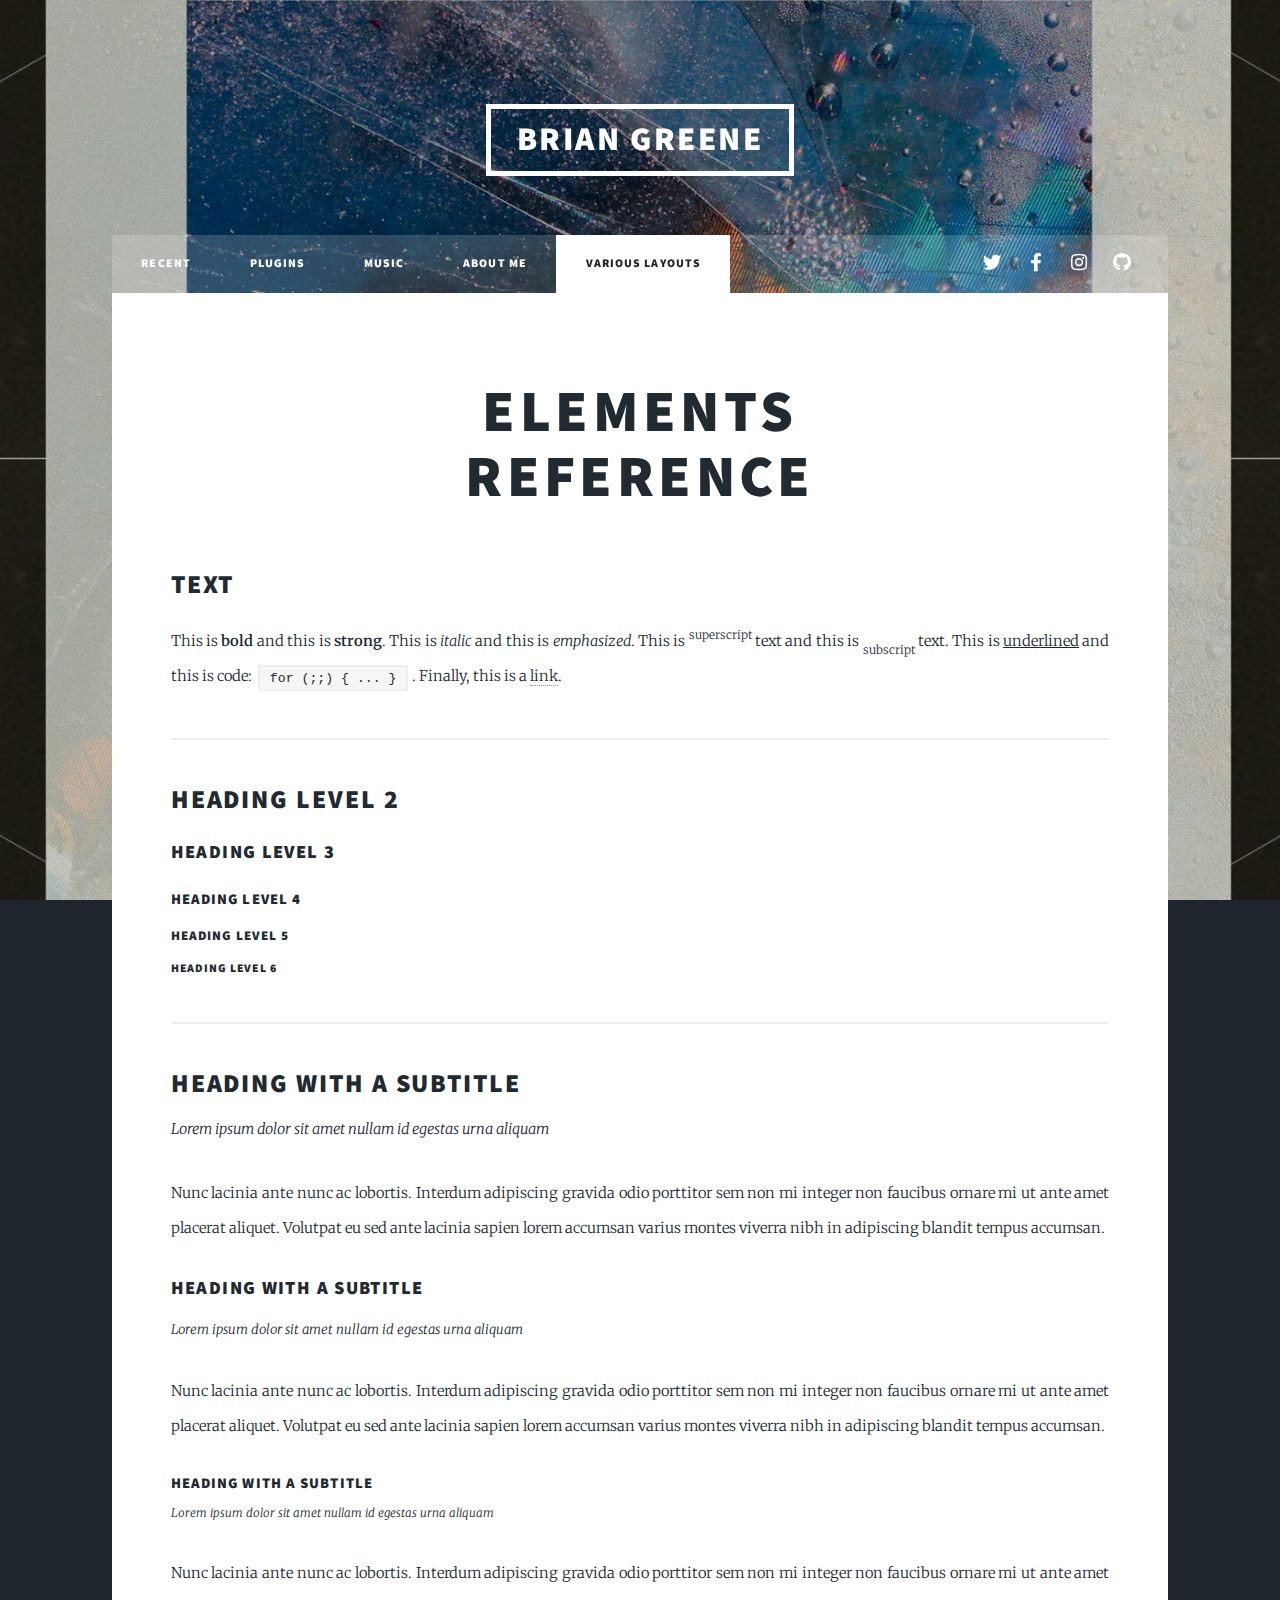
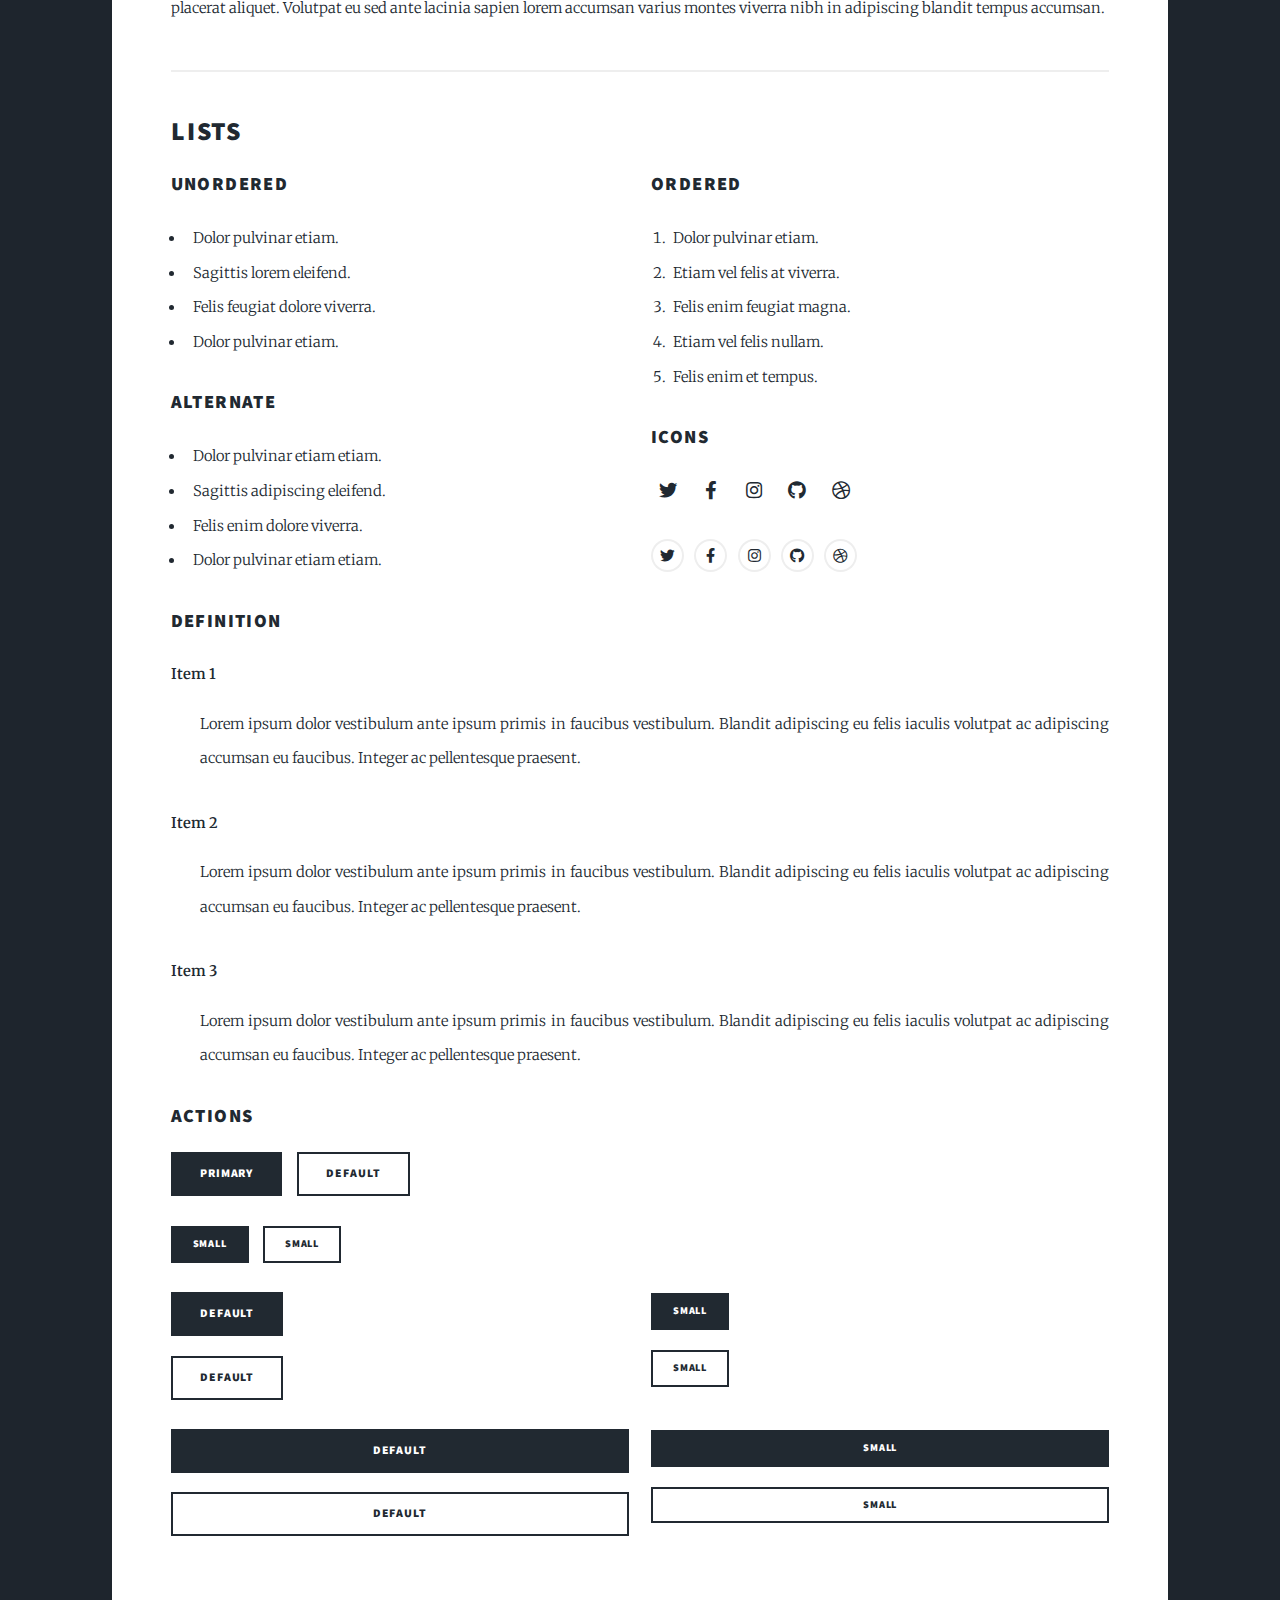
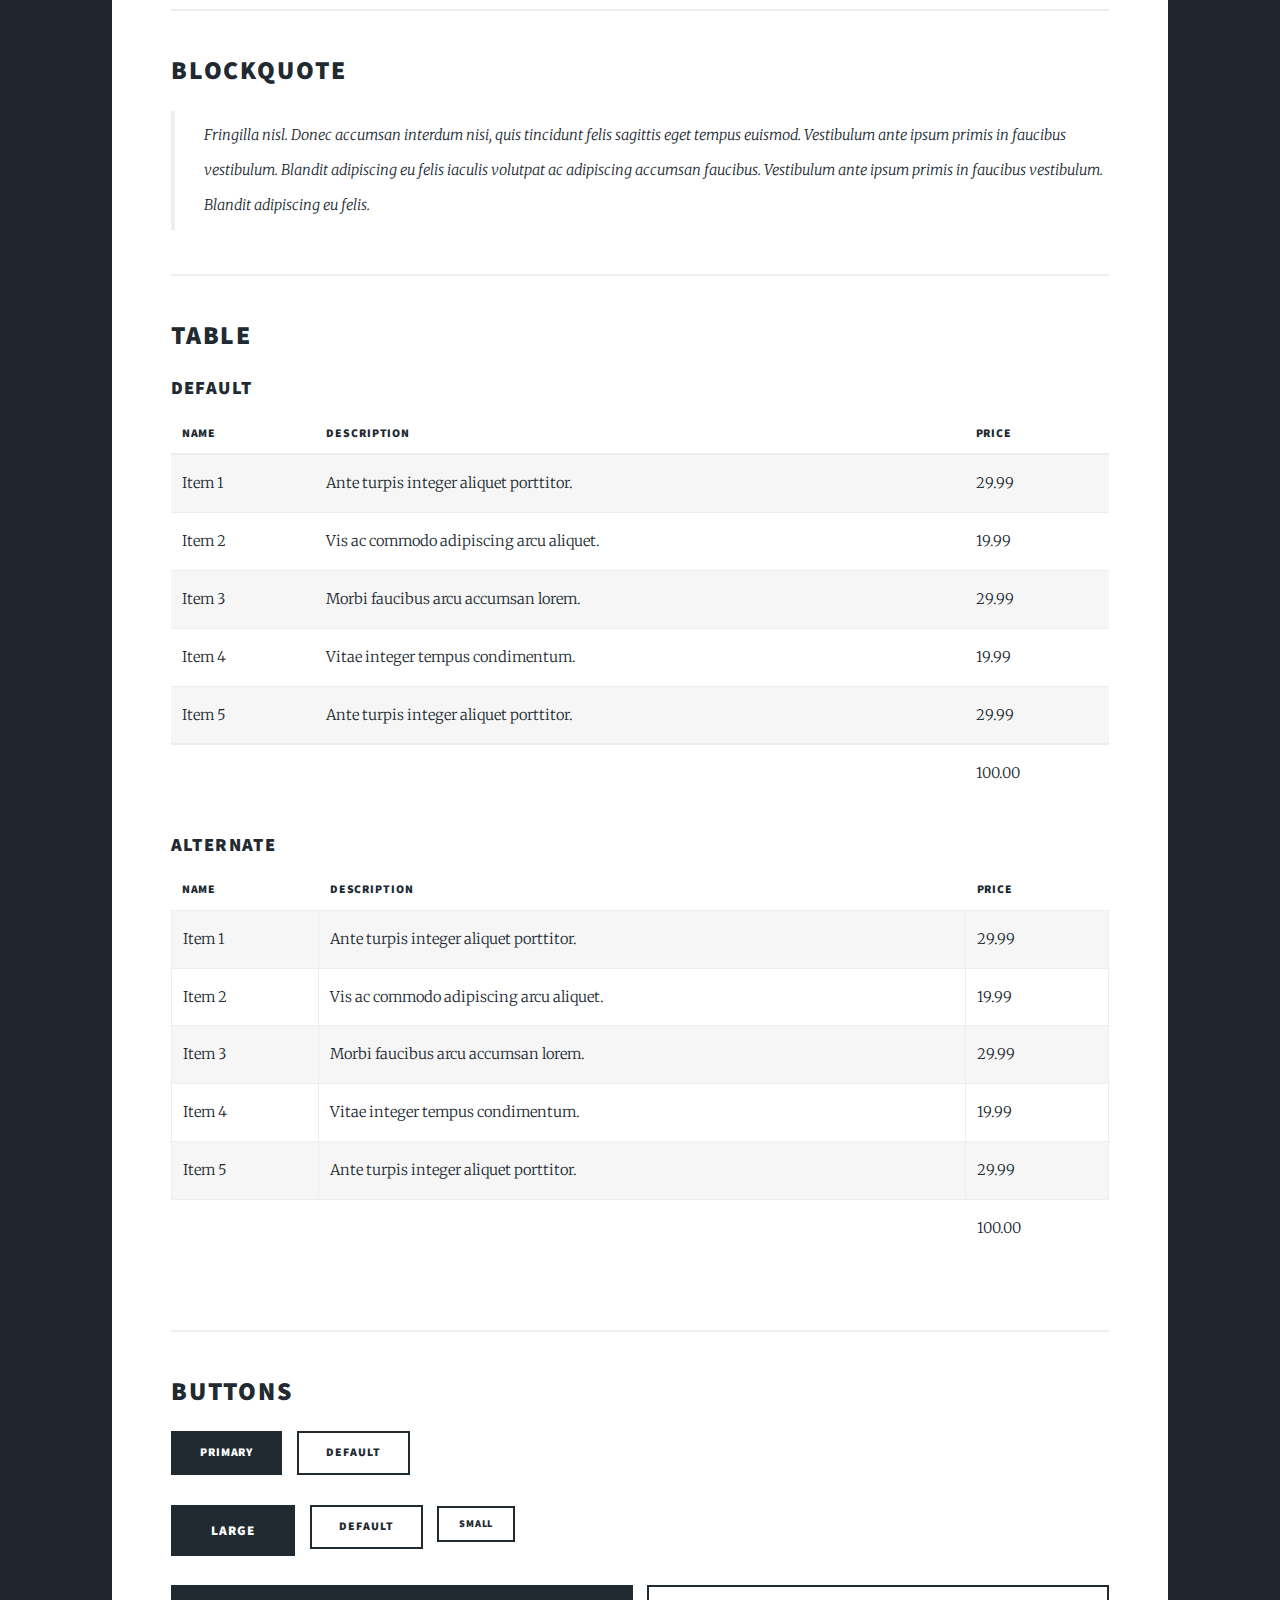
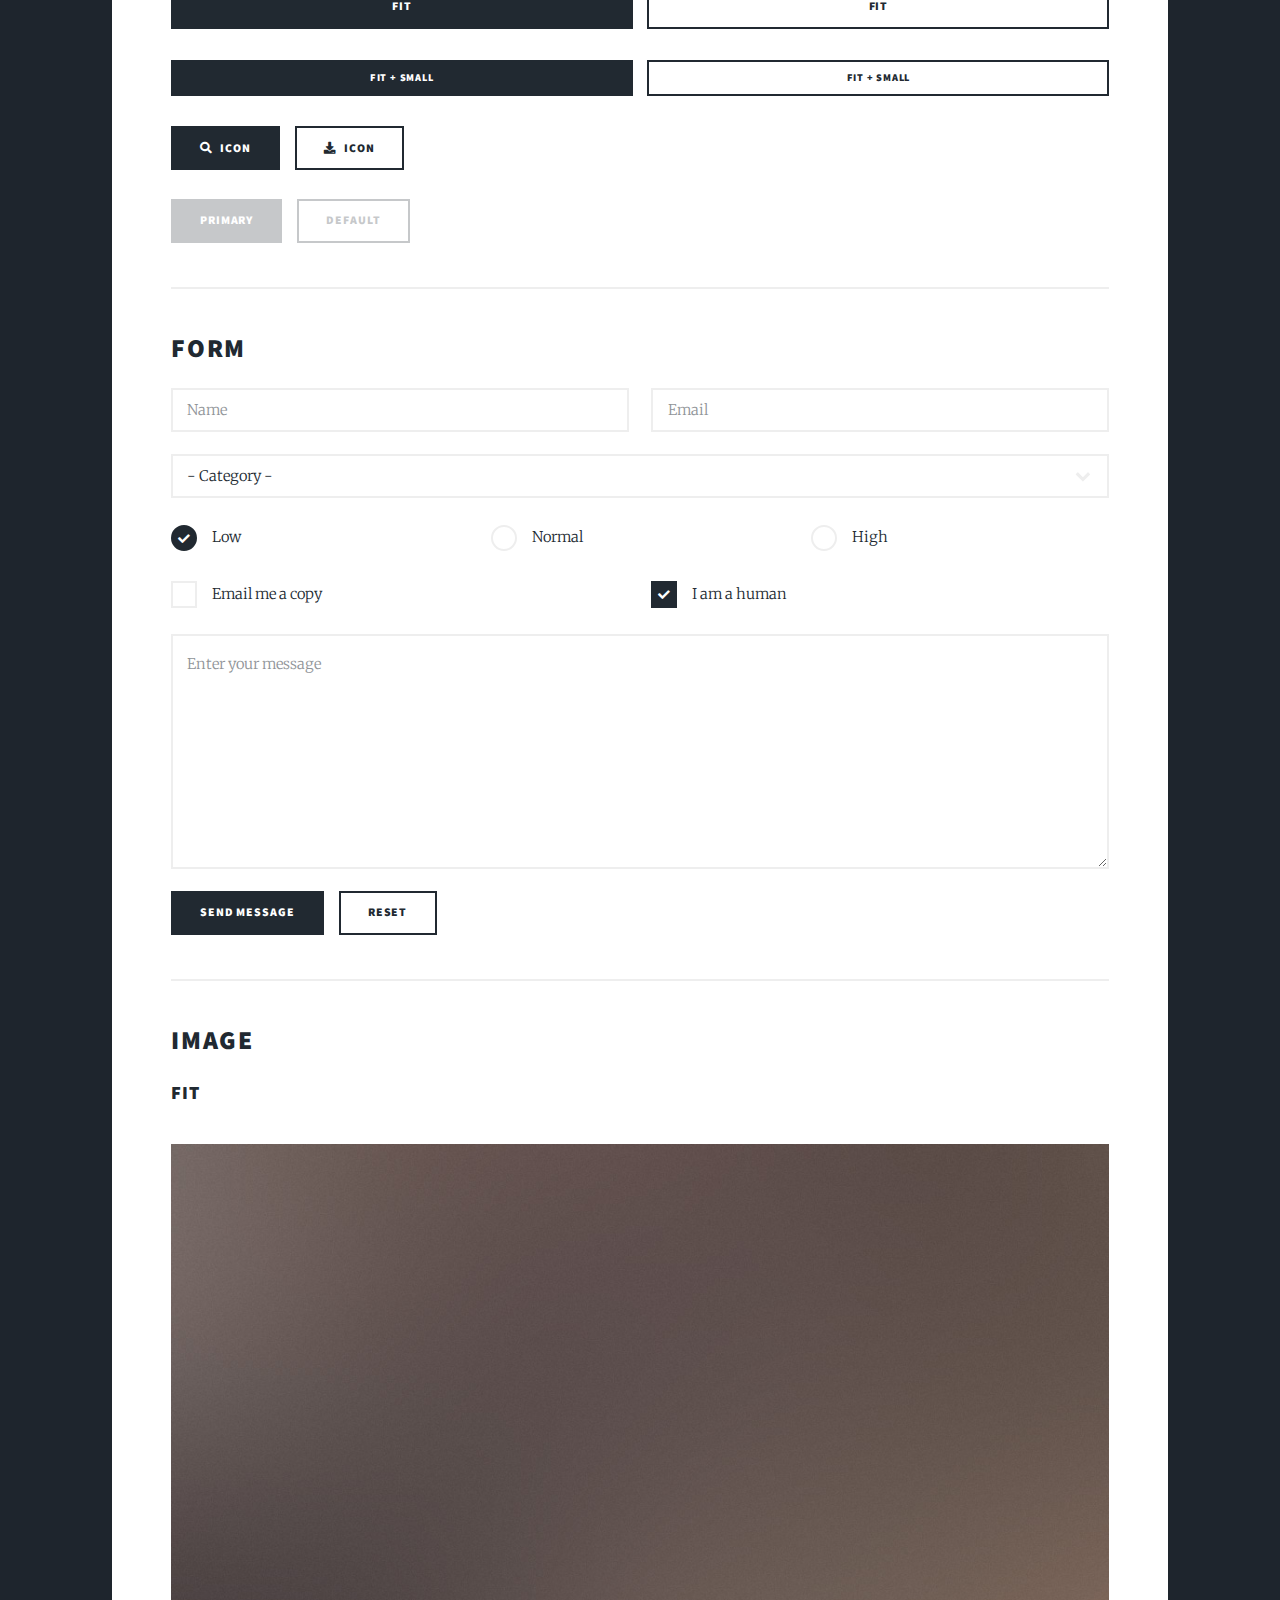
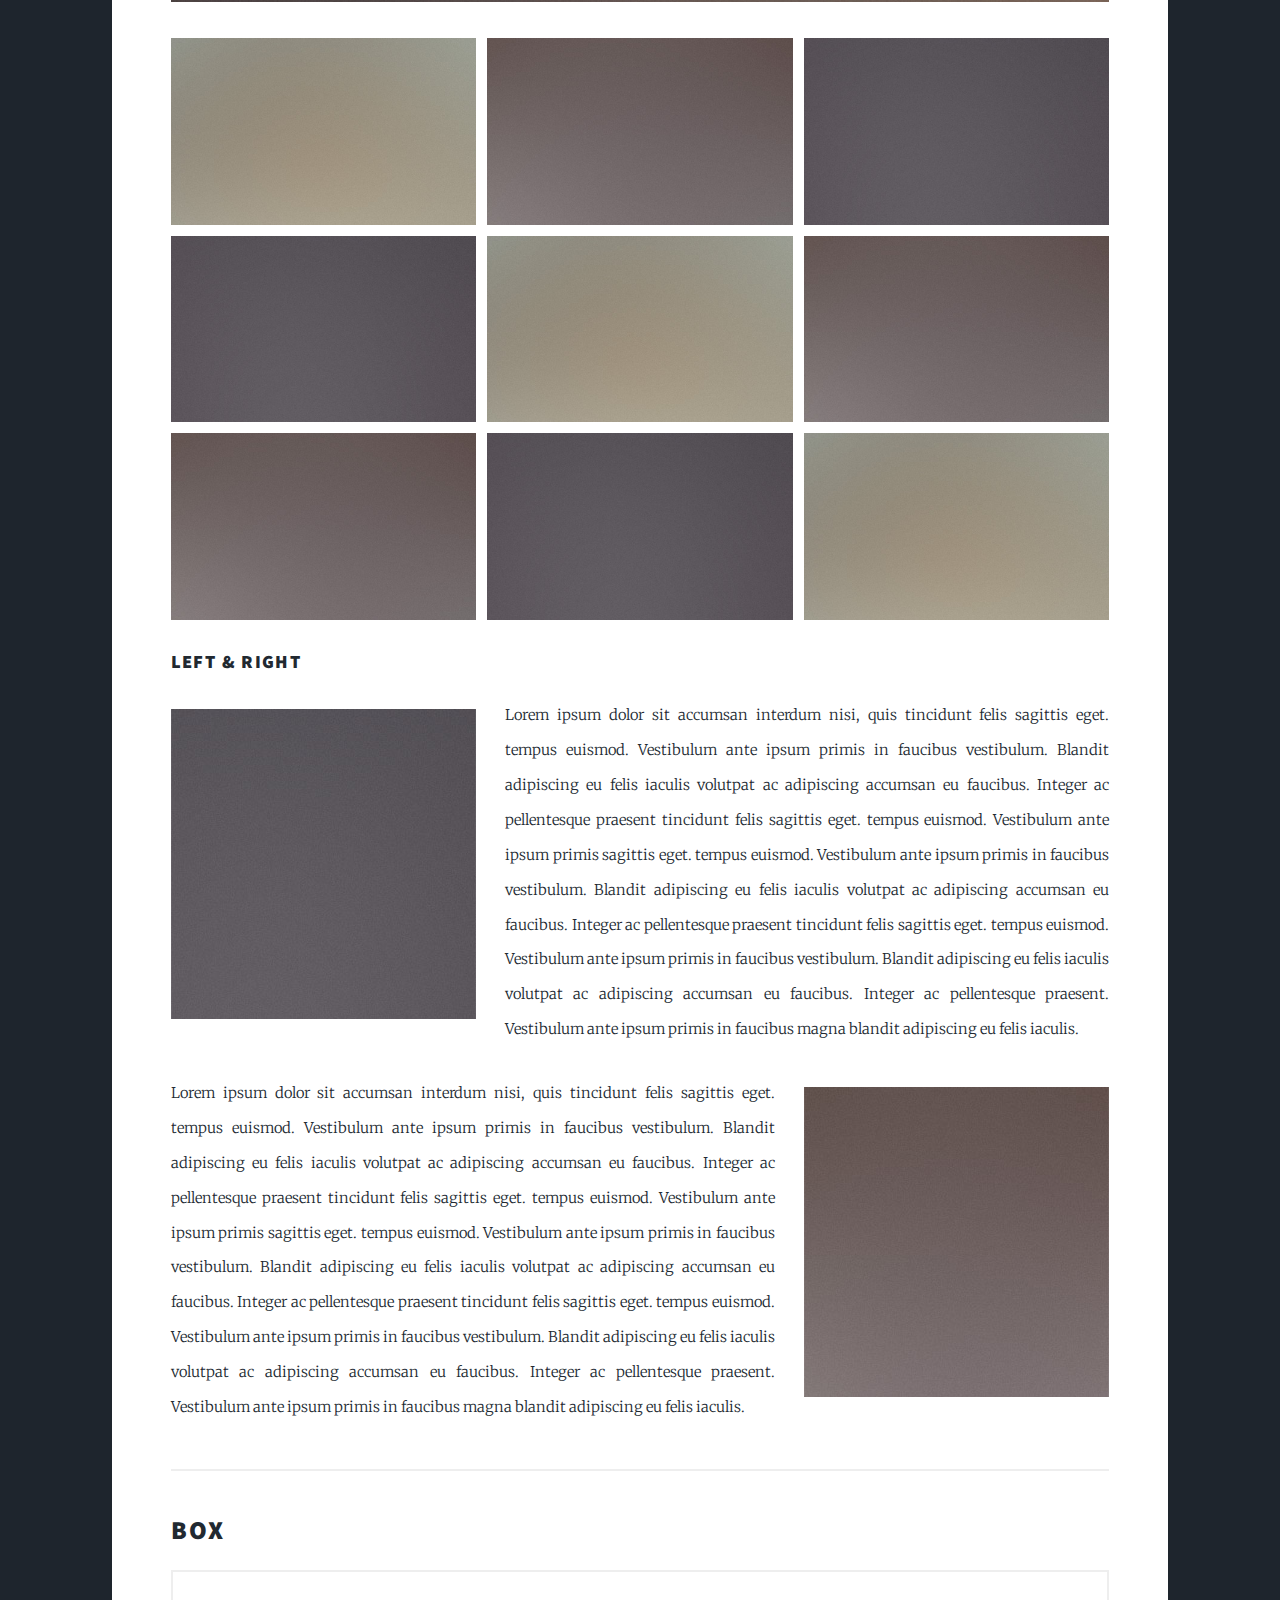
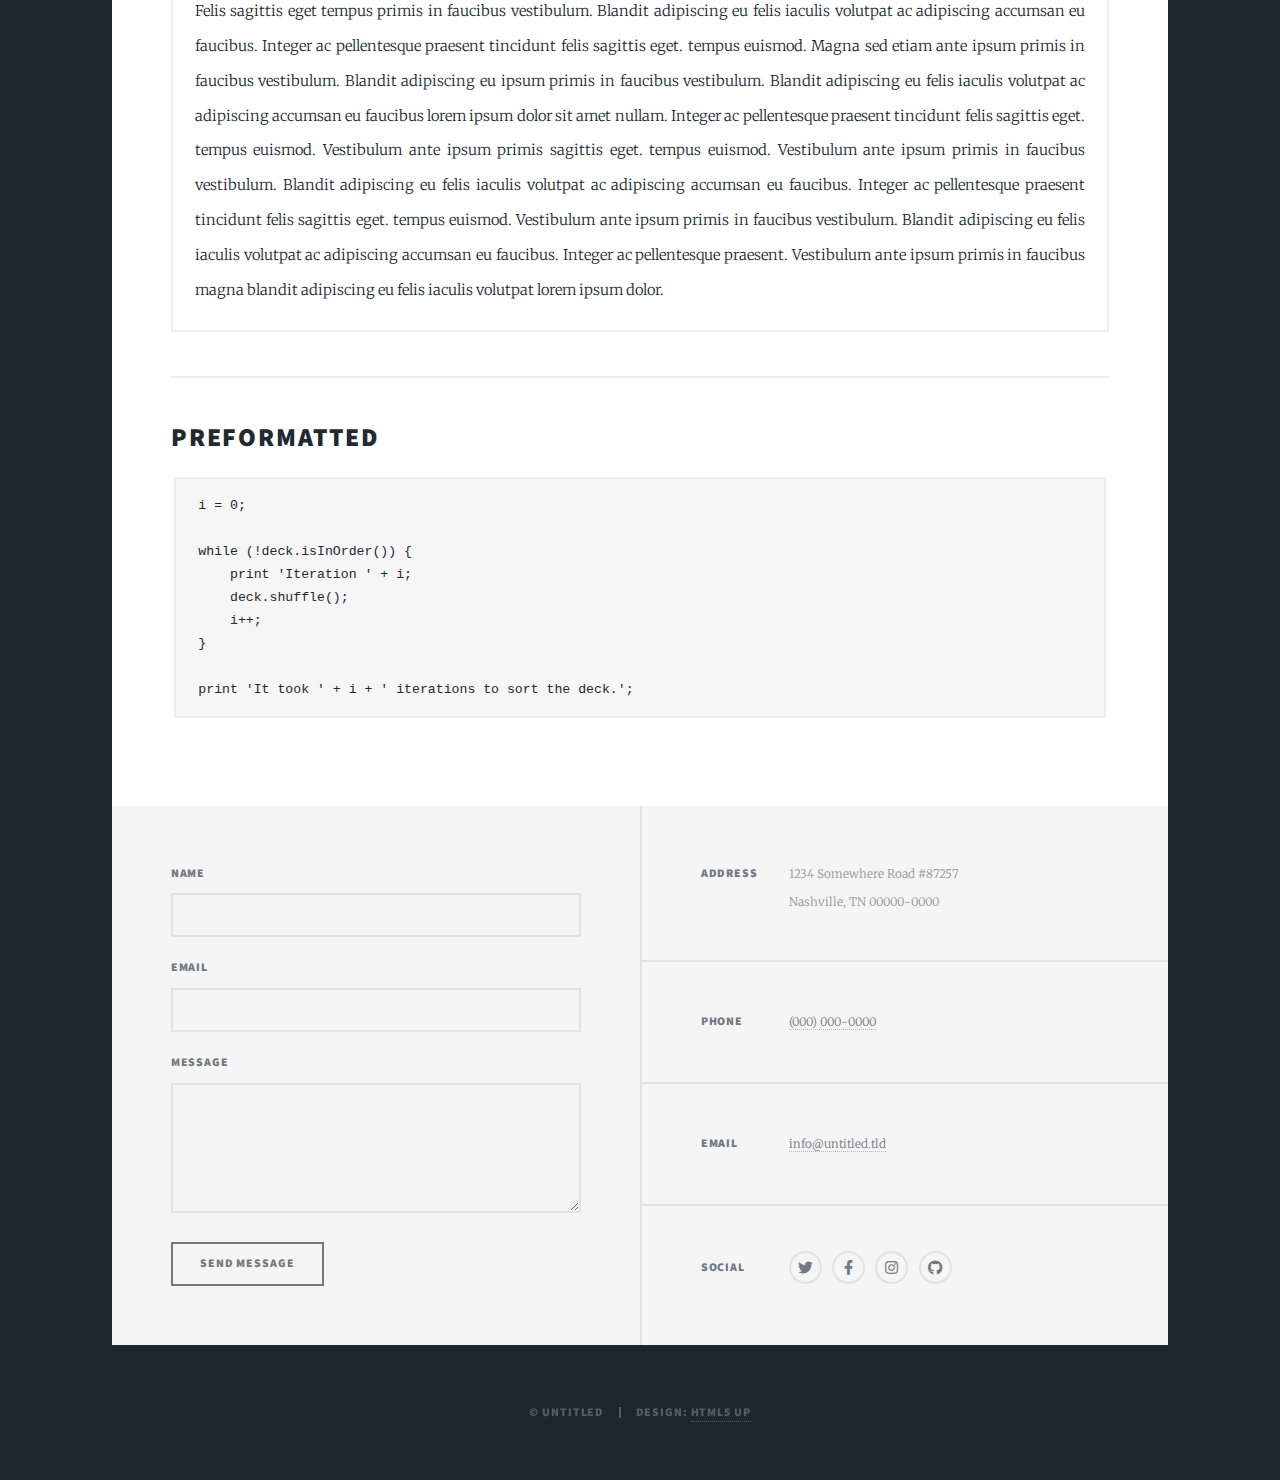
<file: VariousLayouts.html>
<!DOCTYPE HTML>
<!--
	Massively by HTML5 UP
	html5up.net | @ajlkn
	Free for personal and commercial use under the CCA 3.0 license (html5up.net/license)
-->
<html>
	<head>
		<title>Plugins - Brian Greene Olumay dsp</title>
		<meta charset="utf-8" />
		<meta name="viewport" content="width=device-width, initial-scale=1, user-scalable=no" />
		<link rel="stylesheet" href="assets/css/main.css" />
		<noscript><link rel="stylesheet" href="assets/css/noscript.css" /></noscript>
	</head>
	<body class="is-preload">

		<!-- Wrapper -->
			<div id="wrapper">

				<!-- Header -->
					<header id="header">
						<a href="index.html" class="logo">Brian Greene</a>
					</header>

				<!-- Nav -->
					<nav id="nav">
						<ul class="links">
							<li><a href="index.html">Recent</a></li>
							<li><a href="plugins.html">Plugins</a></li>
							<li><a href="music.html">Music</a></li>
							<li><a href="aboutme.html">About Me</a></li>
							<li class="active"><a href="VariousLayouts.html">Various layouts</a></li>
						</ul>
						<ul class="icons">
							<li><a href="#" class="icon brands fa-twitter"><span class="label">Twitter</span></a></li>
							<li><a href="#" class="icon brands fa-facebook-f"><span class="label">Facebook</span></a></li>
							<li><a href="#" class="icon brands fa-instagram"><span class="label">Instagram</span></a></li>
							<li><a href="#" class="icon brands fa-github"><span class="label">GitHub</span></a></li>
						</ul>
					</nav>

				<!-- Main -->
					<div id="main">

						<!-- Post -->
							<section class="post">
								<header class="major">
									<h1>Elements<br />
									Reference</h1>
								</header>

								<!-- Text stuff -->
									<h2>Text</h2>
									<p>This is <b>bold</b> and this is <strong>strong</strong>. This is <i>italic</i> and this is <em>emphasized</em>.
									This is <sup>superscript</sup> text and this is <sub>subscript</sub> text.
									This is <u>underlined</u> and this is code: <code>for (;;) { ... }</code>.
									Finally, this is a <a href="#">link</a>.</p>
									<hr />
									<h2>Heading Level 2</h2>
									<h3>Heading Level 3</h3>
									<h4>Heading Level 4</h4>
									<h5>Heading Level 5</h5>
									<h6>Heading Level 6</h6>
									<hr />
									<header>
										<h2>Heading with a Subtitle</h2>
										<p>Lorem ipsum dolor sit amet nullam id egestas urna aliquam</p>
									</header>
									<p>Nunc lacinia ante nunc ac lobortis. Interdum adipiscing gravida odio porttitor sem non mi integer non faucibus ornare mi ut ante amet placerat aliquet. Volutpat eu sed ante lacinia sapien lorem accumsan varius montes viverra nibh in adipiscing blandit tempus accumsan.</p>
									<header>
										<h3>Heading with a Subtitle</h3>
										<p>Lorem ipsum dolor sit amet nullam id egestas urna aliquam</p>
									</header>
									<p>Nunc lacinia ante nunc ac lobortis. Interdum adipiscing gravida odio porttitor sem non mi integer non faucibus ornare mi ut ante amet placerat aliquet. Volutpat eu sed ante lacinia sapien lorem accumsan varius montes viverra nibh in adipiscing blandit tempus accumsan.</p>
									<header>
										<h4>Heading with a Subtitle</h4>
										<p>Lorem ipsum dolor sit amet nullam id egestas urna aliquam</p>
									</header>
									<p>Nunc lacinia ante nunc ac lobortis. Interdum adipiscing gravida odio porttitor sem non mi integer non faucibus ornare mi ut ante amet placerat aliquet. Volutpat eu sed ante lacinia sapien lorem accumsan varius montes viverra nibh in adipiscing blandit tempus accumsan.</p>

									<hr />

								<!-- Lists -->
									<h2>Lists</h2>
									<div class="row">
										<div class="col-6 col-12-small">

											<h3>Unordered</h3>
											<ul>
												<li>Dolor pulvinar etiam.</li>
												<li>Sagittis lorem eleifend.</li>
												<li>Felis feugiat dolore viverra.</li>
												<li>Dolor pulvinar etiam.</li>
											</ul>

											<h3>Alternate</h3>
											<ul class="alt">
												<li>Dolor pulvinar etiam etiam.</li>
												<li>Sagittis adipiscing eleifend.</li>
												<li>Felis enim dolore viverra.</li>
												<li>Dolor pulvinar etiam etiam.</li>
											</ul>

										</div>
										<div class="col-6 col-12-small">

											<h3>Ordered</h3>
											<ol>
												<li>Dolor pulvinar etiam.</li>
												<li>Etiam vel felis at viverra.</li>
												<li>Felis enim feugiat magna.</li>
												<li>Etiam vel felis nullam.</li>
												<li>Felis enim et tempus.</li>
											</ol>

											<h3>Icons</h3>
											<ul class="icons">
												<li><a href="#" class="icon brands fa-twitter"><span class="label">Twitter</span></a></li>
												<li><a href="#" class="icon brands fa-facebook-f"><span class="label">Facebook</span></a></li>
												<li><a href="#" class="icon brands fa-instagram"><span class="label">Instagram</span></a></li>
												<li><a href="#" class="icon brands fa-github"><span class="label">Github</span></a></li>
												<li><a href="#" class="icon brands fa-dribbble"><span class="label">Dribbble</span></a></li>
											</ul>
											<ul class="icons alt">
												<li><a href="#" class="icon brands alt fa-twitter"><span class="label">Twitter</span></a></li>
												<li><a href="#" class="icon brands alt fa-facebook-f"><span class="label">Facebook</span></a></li>
												<li><a href="#" class="icon brands alt fa-instagram"><span class="label">Instagram</span></a></li>
												<li><a href="#" class="icon brands alt fa-github"><span class="label">Github</span></a></li>
												<li><a href="#" class="icon brands alt fa-dribbble"><span class="label">Dribbble</span></a></li>
											</ul>

										</div>
									</div>
									<h3>Definition</h3>
									<dl>
										<dt>Item 1</dt>
										<dd>
											<p>Lorem ipsum dolor vestibulum ante ipsum primis in faucibus vestibulum. Blandit adipiscing eu felis iaculis volutpat ac adipiscing accumsan eu faucibus. Integer ac pellentesque praesent.</p>
										</dd>
										<dt>Item 2</dt>
										<dd>
											<p>Lorem ipsum dolor vestibulum ante ipsum primis in faucibus vestibulum. Blandit adipiscing eu felis iaculis volutpat ac adipiscing accumsan eu faucibus. Integer ac pellentesque praesent.</p>
										</dd>
										<dt>Item 3</dt>
										<dd>
											<p>Lorem ipsum dolor vestibulum ante ipsum primis in faucibus vestibulum. Blandit adipiscing eu felis iaculis volutpat ac adipiscing accumsan eu faucibus. Integer ac pellentesque praesent.</p>
										</dd>
									</dl>

									<h3>Actions</h3>
									<ul class="actions">
										<li><a href="#" class="button primary">Primary</a></li>
										<li><a href="#" class="button">Default</a></li>
									</ul>
									<ul class="actions small">
										<li><a href="#" class="button primary small">Small</a></li>
										<li><a href="#" class="button small">Small</a></li>
									</ul>
									<div class="row">
										<div class="col-6 col-12-small">
											<ul class="actions stacked">
												<li><a href="#" class="button primary">Default</a></li>
												<li><a href="#" class="button">Default</a></li>
											</ul>
										</div>
										<div class="col-6 col-12-small">
											<ul class="actions stacked">
												<li><a href="#" class="button primary small">Small</a></li>
												<li><a href="#" class="button small">Small</a></li>
											</ul>
										</div>
									</div>
									<div class="row">
										<div class="col-6 col-12-small">
											<ul class="actions stacked">
												<li><a href="#" class="button primary fit">Default</a></li>
												<li><a href="#" class="button fit">Default</a></li>
											</ul>
										</div>
										<div class="col-6 col-12-small">
											<ul class="actions stacked">
												<li><a href="#" class="button primary small fit">Small</a></li>
												<li><a href="#" class="button small fit">Small</a></li>
											</ul>
										</div>
									</div>

									<hr />

								<!-- Blockquote -->
									<h2>Blockquote</h2>
									<blockquote>Fringilla nisl. Donec accumsan interdum nisi, quis tincidunt felis sagittis eget tempus euismod. Vestibulum ante ipsum primis in faucibus vestibulum. Blandit adipiscing eu felis iaculis volutpat ac adipiscing accumsan faucibus. Vestibulum ante ipsum primis in faucibus vestibulum. Blandit adipiscing eu felis.</blockquote>

									<hr />

								<!-- Table -->
									<h2>Table</h2>

									<h3>Default</h3>
									<div class="table-wrapper">
										<table>
											<thead>
												<tr>
													<th>Name</th>
													<th>Description</th>
													<th>Price</th>
												</tr>
											</thead>
											<tbody>
												<tr>
													<td>Item 1</td>
													<td>Ante turpis integer aliquet porttitor.</td>
													<td>29.99</td>
												</tr>
												<tr>
													<td>Item 2</td>
													<td>Vis ac commodo adipiscing arcu aliquet.</td>
													<td>19.99</td>
												</tr>
												<tr>
													<td>Item 3</td>
													<td> Morbi faucibus arcu accumsan lorem.</td>
													<td>29.99</td>
												</tr>
												<tr>
													<td>Item 4</td>
													<td>Vitae integer tempus condimentum.</td>
													<td>19.99</td>
												</tr>
												<tr>
													<td>Item 5</td>
													<td>Ante turpis integer aliquet porttitor.</td>
													<td>29.99</td>
												</tr>
											</tbody>
											<tfoot>
												<tr>
													<td colspan="2"></td>
													<td>100.00</td>
												</tr>
											</tfoot>
										</table>
									</div>

									<h3>Alternate</h3>
									<div class="table-wrapper">
										<table class="alt">
											<thead>
												<tr>
													<th>Name</th>
													<th>Description</th>
													<th>Price</th>
												</tr>
											</thead>
											<tbody>
												<tr>
													<td>Item 1</td>
													<td>Ante turpis integer aliquet porttitor.</td>
													<td>29.99</td>
												</tr>
												<tr>
													<td>Item 2</td>
													<td>Vis ac commodo adipiscing arcu aliquet.</td>
													<td>19.99</td>
												</tr>
												<tr>
													<td>Item 3</td>
													<td> Morbi faucibus arcu accumsan lorem.</td>
													<td>29.99</td>
												</tr>
												<tr>
													<td>Item 4</td>
													<td>Vitae integer tempus condimentum.</td>
													<td>19.99</td>
												</tr>
												<tr>
													<td>Item 5</td>
													<td>Ante turpis integer aliquet porttitor.</td>
													<td>29.99</td>
												</tr>
											</tbody>
											<tfoot>
												<tr>
													<td colspan="2"></td>
													<td>100.00</td>
												</tr>
											</tfoot>
										</table>
									</div>

									<hr />

								<!-- Buttons -->
									<h2>Buttons</h2>
									<ul class="actions">
										<li><a href="#" class="button primary">Primary</a></li>
										<li><a href="#" class="button">Default</a></li>
									</ul>
									<ul class="actions">
										<li><a href="#" class="button primary large">Large</a></li>
										<li><a href="#" class="button">Default</a></li>
										<li><a href="#" class="button small">Small</a></li>
									</ul>
									<ul class="actions fit">
										<li><a href="#" class="button primary fit">Fit</a></li>
										<li><a href="#" class="button fit">Fit</a></li>
									</ul>
									<ul class="actions fit small">
										<li><a href="#" class="button primary fit small">Fit + Small</a></li>
										<li><a href="#" class="button fit small">Fit + Small</a></li>
									</ul>
									<ul class="actions">
										<li><a href="#" class="button primary icon solid fa-search">Icon</a></li>
										<li><a href="#" class="button icon solid fa-download">Icon</a></li>
									</ul>
									<ul class="actions">
										<li><span class="button primary disabled">Primary</span></li>
										<li><span class="button disabled">Default</span></li>
									</ul>

									<hr />

								<!-- Form -->
									<h2>Form</h2>

									<form method="post" action="#">
										<div class="row gtr-uniform">
											<div class="col-6 col-12-xsmall">
												<input type="text" name="demo-name" id="demo-name" value="" placeholder="Name" />
											</div>
											<div class="col-6 col-12-xsmall">
												<input type="email" name="demo-email" id="demo-email" value="" placeholder="Email" />
											</div>
											<!-- Break -->
											<div class="col-12">
												<select name="demo-category" id="demo-category">
													<option value="">- Category -</option>
													<option value="1">Manufacturing</option>
													<option value="1">Shipping</option>
													<option value="1">Administration</option>
													<option value="1">Human Resources</option>
												</select>
											</div>
											<!-- Break -->
											<div class="col-4 col-12-small">
												<input type="radio" id="demo-priority-low" name="demo-priority" checked>
												<label for="demo-priority-low">Low</label>
											</div>
											<div class="col-4 col-12-small">
												<input type="radio" id="demo-priority-normal" name="demo-priority">
												<label for="demo-priority-normal">Normal</label>
											</div>
											<div class="col-4 col-12-small">
												<input type="radio" id="demo-priority-high" name="demo-priority">
												<label for="demo-priority-high">High</label>
											</div>
											<!-- Break -->
											<div class="col-6 col-12-small">
												<input type="checkbox" id="demo-copy" name="demo-copy">
												<label for="demo-copy">Email me a copy</label>
											</div>
											<div class="col-6 col-12-small">
												<input type="checkbox" id="demo-human" name="demo-human" checked>
												<label for="demo-human">I am a human</label>
											</div>
											<!-- Break -->
											<div class="col-12">
												<textarea name="demo-message" id="demo-message" placeholder="Enter your message" rows="6"></textarea>
											</div>
											<!-- Break -->
											<div class="col-12">
												<ul class="actions">
													<li><input type="submit" value="Send Message" class="primary" /></li>
													<li><input type="reset" value="Reset" /></li>
												</ul>
											</div>
										</div>
									</form>

									<hr />

								<!-- Image -->
									<h2>Image</h2>

									<h3>Fit</h3>
									<span class="image fit"><img src="images/pic01.jpg" alt="" /></span>
									<div class="box alt">
										<div class="row gtr-50 gtr-uniform">
											<div class="col-4"><span class="image fit"><img src="images/pic02.jpg" alt="" /></span></div>
											<div class="col-4"><span class="image fit"><img src="images/pic03.jpg" alt="" /></span></div>
											<div class="col-4"><span class="image fit"><img src="images/pic04.jpg" alt="" /></span></div>
											<!-- Break -->
											<div class="col-4"><span class="image fit"><img src="images/pic04.jpg" alt="" /></span></div>
											<div class="col-4"><span class="image fit"><img src="images/pic02.jpg" alt="" /></span></div>
											<div class="col-4"><span class="image fit"><img src="images/pic03.jpg" alt="" /></span></div>
											<!-- Break -->
											<div class="col-4"><span class="image fit"><img src="images/pic03.jpg" alt="" /></span></div>
											<div class="col-4"><span class="image fit"><img src="images/pic04.jpg" alt="" /></span></div>
											<div class="col-4"><span class="image fit"><img src="images/pic02.jpg" alt="" /></span></div>
										</div>
									</div>

									<h3>Left &amp; Right</h3>
									<p><span class="image left"><img src="images/pic08.jpg" alt="" /></span>Lorem ipsum dolor sit accumsan interdum nisi, quis tincidunt felis sagittis eget. tempus euismod. Vestibulum ante ipsum primis in faucibus vestibulum. Blandit adipiscing eu felis iaculis volutpat ac adipiscing accumsan eu faucibus. Integer ac pellentesque praesent tincidunt felis sagittis eget. tempus euismod. Vestibulum ante ipsum primis sagittis eget. tempus euismod. Vestibulum ante ipsum primis in faucibus vestibulum. Blandit adipiscing eu felis iaculis volutpat ac adipiscing accumsan eu faucibus. Integer ac pellentesque praesent tincidunt felis sagittis eget. tempus euismod. Vestibulum ante ipsum primis in faucibus vestibulum. Blandit adipiscing eu felis iaculis volutpat ac adipiscing accumsan eu faucibus. Integer ac pellentesque praesent. Vestibulum ante ipsum primis in faucibus magna blandit adipiscing eu felis iaculis.</p>
									<p><span class="image right"><img src="images/pic09.jpg" alt="" /></span>Lorem ipsum dolor sit accumsan interdum nisi, quis tincidunt felis sagittis eget. tempus euismod. Vestibulum ante ipsum primis in faucibus vestibulum. Blandit adipiscing eu felis iaculis volutpat ac adipiscing accumsan eu faucibus. Integer ac pellentesque praesent tincidunt felis sagittis eget. tempus euismod. Vestibulum ante ipsum primis sagittis eget. tempus euismod. Vestibulum ante ipsum primis in faucibus vestibulum. Blandit adipiscing eu felis iaculis volutpat ac adipiscing accumsan eu faucibus. Integer ac pellentesque praesent tincidunt felis sagittis eget. tempus euismod. Vestibulum ante ipsum primis in faucibus vestibulum. Blandit adipiscing eu felis iaculis volutpat ac adipiscing accumsan eu faucibus. Integer ac pellentesque praesent. Vestibulum ante ipsum primis in faucibus magna blandit adipiscing eu felis iaculis.</p>

									<hr />

								<!-- Box -->
									<h2>Box</h2>
									<div class="box">
										<p>Felis sagittis eget tempus primis in faucibus vestibulum. Blandit adipiscing eu felis iaculis volutpat ac adipiscing accumsan eu faucibus. Integer ac pellentesque praesent tincidunt felis sagittis eget. tempus euismod. Magna sed etiam ante ipsum primis in faucibus vestibulum. Blandit adipiscing eu ipsum primis in faucibus vestibulum. Blandit adipiscing eu felis iaculis volutpat ac adipiscing accumsan eu faucibus lorem ipsum dolor sit amet nullam. Integer ac pellentesque praesent tincidunt felis sagittis eget. tempus euismod. Vestibulum ante ipsum primis sagittis eget. tempus euismod. Vestibulum ante ipsum primis in faucibus vestibulum. Blandit adipiscing eu felis iaculis volutpat ac adipiscing accumsan eu faucibus. Integer ac pellentesque praesent tincidunt felis sagittis eget. tempus euismod. Vestibulum ante ipsum primis in faucibus vestibulum. Blandit adipiscing eu felis iaculis volutpat ac adipiscing accumsan eu faucibus. Integer ac pellentesque praesent. Vestibulum ante ipsum primis in faucibus magna blandit adipiscing eu felis iaculis volutpat lorem ipsum dolor.</p>
									</div>

									<hr />

								<!-- Preformatted Code -->
									<h2>Preformatted</h2>
									<pre><code>i = 0;

while (!deck.isInOrder()) {
    print 'Iteration ' + i;
    deck.shuffle();
    i++;
}

print 'It took ' + i + ' iterations to sort the deck.';
</code></pre>

							</section>

					</div>

				<!-- Footer -->
					<footer id="footer">
						<section>
							<form method="post" action="#">
								<div class="fields">
									<div class="field">
										<label for="name">Name</label>
										<input type="text" name="name" id="name" />
									</div>
									<div class="field">
										<label for="email">Email</label>
										<input type="text" name="email" id="email" />
									</div>
									<div class="field">
										<label for="message">Message</label>
										<textarea name="message" id="message" rows="3"></textarea>
									</div>
								</div>
								<ul class="actions">
									<li><input type="submit" value="Send Message" /></li>
								</ul>
							</form>
						</section>
						<section class="split contact">
							<section class="alt">
								<h3>Address</h3>
								<p>1234 Somewhere Road #87257<br />
								Nashville, TN 00000-0000</p>
							</section>
							<section>
								<h3>Phone</h3>
								<p><a href="#">(000) 000-0000</a></p>
							</section>
							<section>
								<h3>Email</h3>
								<p><a href="#">info@untitled.tld</a></p>
							</section>
							<section>
								<h3>Social</h3>
								<ul class="icons alt">
									<li><a href="#" class="icon brands alt fa-twitter"><span class="label">Twitter</span></a></li>
									<li><a href="#" class="icon brands alt fa-facebook-f"><span class="label">Facebook</span></a></li>
									<li><a href="#" class="icon brands alt fa-instagram"><span class="label">Instagram</span></a></li>
									<li><a href="#" class="icon brands alt fa-github"><span class="label">GitHub</span></a></li>
								</ul>
							</section>
						</section>
					</footer>

				<!-- Copyright -->
					<div id="copyright">
						<ul><li>&copy; Untitled</li><li>Design: <a href="https://html5up.net">HTML5 UP</a></li></ul>
					</div>

			</div>

		<!-- Scripts -->
			<script src="assets/js/jquery.min.js"></script>
			<script src="assets/js/jquery.scrollex.min.js"></script>
			<script src="assets/js/jquery.scrolly.min.js"></script>
			<script src="assets/js/browser.min.js"></script>
			<script src="assets/js/breakpoints.min.js"></script>
			<script src="assets/js/util.js"></script>
			<script src="assets/js/main.js"></script>

	</body>
</html>
</file>
<file: assets/css/main.css>
@import url(fontawesome-all.min.css);
@import url("https://fonts.googleapis.com/css?family=Merriweather:300,700,300italic,700italic|Source+Sans+Pro:900");

/*
	Massively by HTML5 UP
	html5up.net | @ajlkn
	Free for personal and commercial use under the CCA 3.0 license (html5up.net/license)
*/

html, body, div, span, applet, object,
iframe, h1, h2, h3, h4, h5, h6, p, blockquote,
pre, a, abbr, acronym, address, big, cite,
code, del, dfn, em, img, ins, kbd, q, s, samp,
small, strike, strong, sub, sup, tt, var, b,
u, i, center, dl, dt, dd, ol, ul, li, fieldset,
form, label, legend, table, caption, tbody,
tfoot, thead, tr, th, td, article, aside,
canvas, details, embed, figure, figcaption,
footer, header, hgroup, menu, nav, output, ruby,
section, summary, time, mark, audio, video {
	margin: 0;
	padding: 0;
	border: 0;
	font-size: 100%;
	font: inherit;
	vertical-align: baseline;}

article, aside, details, figcaption, figure,
footer, header, hgroup, menu, nav, section {
	display: block;}

body {
	line-height: 1;
}

ol, ul {
	list-style: none;
}

blockquote, q {
	quotes: none;
}

	blockquote:before, blockquote:after, q:before, q:after {
		content: '';
		content: none;
	}

table {
	border-collapse: collapse;
	border-spacing: 0;
}

body {
	-webkit-text-size-adjust: none;
}

mark {
	background-color: transparent;
	color: inherit;
}

input::-moz-focus-inner {
	border: 0;
	padding: 0;
}

input, select, textarea {
	-moz-appearance: none;
	-webkit-appearance: none;
	-ms-appearance: none;
	appearance: none;
}

/* Basic */

	@-ms-viewport {
		width: device-width;
	}

	body {
		-ms-overflow-style: scrollbar;
	}

	@media screen and (max-width: 480px) {

		html, body {
			min-width: 320px;
		}

	}

	html {
		box-sizing: border-box;
	}

	*, *:before, *:after {
		box-sizing: inherit;
	}

	body {
		background-color: #1e252d;
	}

		body.is-preload *, body.is-preload *:before, body.is-preload *:after {
			-moz-animation: none !important;
			-webkit-animation: none !important;
			-ms-animation: none !important;
			animation: none !important;
			-moz-transition: none !important;
			-webkit-transition: none !important;
			-ms-transition: none !important;
			transition: none !important;
		}

/* Type */

	html {
		font-size: 16pt;
	}

		@media screen and (max-width: 1680px) {

			html {
				font-size: 12pt;
			}

		}

		@media screen and (max-width: 1280px) {

			html {
				font-size: 11pt;
			}

		}

		@media screen and (max-width: 360px) {

			html {
				font-size: 10pt;
			}

		}

	body {
		color: #212931;
	}

	body, input, select, textarea {
		font-family: "Merriweather", Georgia, serif;
		font-weight: 300;
		font-size: 1rem;
		line-height: 2.375;
	}

	a {
		-moz-transition: color 0.2s ease-in-out, background-color 0.2s ease-in-out, border-color 0.2s ease-in-out, box-shadow 0.2s ease-in-out;
		-webkit-transition: color 0.2s ease-in-out, background-color 0.2s ease-in-out, border-color 0.2s ease-in-out, box-shadow 0.2s ease-in-out;
		-ms-transition: color 0.2s ease-in-out, background-color 0.2s ease-in-out, border-color 0.2s ease-in-out, box-shadow 0.2s ease-in-out;
		transition: color 0.2s ease-in-out, background-color 0.2s ease-in-out, border-color 0.2s ease-in-out, box-shadow 0.2s ease-in-out;
		border-bottom: dotted 1px;
		text-decoration: none;
	}

		a:hover {
			border-bottom-color: transparent;
		}

	strong, b {
		font-weight: 600;
	}

	em, i {
		font-style: italic;
	}

	p {
		text-align: justify;
		margin: 0 0 2rem 0;
	}

	h1, h2, h3, h4, h5, h6 {
		font-family: "Source Sans Pro", Helvetica, sans-serif;
		font-weight: 900;
		line-height: 1.5;
		letter-spacing: 0.075em;
		text-transform: uppercase;
		margin: 0 0 1rem 0;
	}

		h1 a, h2 a, h3 a, h4 a, h5 a, h6 a {
			border-bottom: 0;
			color: inherit;
			text-decoration: none;
		}

	h1 {
		font-size: 4rem;
		line-height: 1.1;
		margin: 0 0 2rem 0;
	}

	h2 {
		font-size: 1.75rem;
		line-height: 1.3;
		margin: 0 0 1.5rem 0;
	}

	h3 {
		font-size: 1.25rem;
		margin: 0 0 1.5rem 0;
	}

	h4 {
		font-size: 1rem;
	}

	h5 {
		font-size: 0.9rem;
	}

	h6 {
		font-size: 0.8rem;
	}

	sub {
		font-size: 0.8rem;
		position: relative;
		top: 0.5rem;
	}

	sup {
		font-size: 0.8rem;
		position: relative;
		top: -0.5rem;
	}

	blockquote {
		border-left: solid 4px;
		font-style: italic;
		margin: 0 0 2rem 0;
		padding: 0.5rem 0 0.5rem 2rem;
	}

	code {
		border: solid 2px;
		font-family: "Courier New", monospace;
		font-size: 0.9rem;
		margin: 0 0.25rem;
		padding: 0.25rem 0.65rem;
	}

	pre {
		-webkit-overflow-scrolling: touch;
		font-family: "Courier New", monospace;
		font-size: 0.9rem;
		margin: 0 0 2rem 0;
	}

		pre code {
			display: block;
			line-height: 1.75;
			padding: 1rem 1.5rem;
			overflow-x: auto;
		}

	hr {
		border: 0;
		border-bottom: solid 2px;
		margin: 3rem 0;
	}

		hr.major {
			margin: 5rem 0;
		}

	.align-left {
		text-align: left;
	}

	.align-center {
		text-align: center;
	}

	.align-right {
		text-align: right;
	}

	input, select, textarea {
		color: #212931;
	}

	a {
		color: #212931;
		border-bottom-color: rgba(33, 41, 49, 0.5);
	}

		a:hover {
			border-bottom-color: transparent;
			color: #18bfef !important;
		}

	strong, b {
		color: #212931;
	}

	h1, h2, h3, h4, h5, h6 {
		color: #212931;
	}

	blockquote {
		border-left-color: #eeeeee;
	}

	code {
		background: rgba(220, 220, 220, 0.25);
		border-color: #eeeeee;
	}

	hr {
		border-bottom-color: #eeeeee;
	}

/* Row */

	.row {
		display: flex;
		flex-wrap: wrap;
		box-sizing: border-box;
		align-items: stretch;
	}

		.row > * {
			box-sizing: border-box;
		}

		.row.gtr-uniform > * > :last-child {
			margin-bottom: 0;
		}

		.row.aln-left {
			justify-content: flex-start;
		}

		.row.aln-center {
			justify-content: center;
		}

		.row.aln-right {
			justify-content: flex-end;
		}

		.row.aln-top {
			align-items: flex-start;
		}

		.row.aln-middle {
			align-items: center;
		}

		.row.aln-bottom {
			align-items: flex-end;
		}

		.row > .imp {
			order: -1;
		}

		.row > .col-1 {
			width: 8.33333%;
		}

		.row > .off-1 {
			margin-left: 8.33333%;
		}

		.row > .col-2 {
			width: 16.66667%;
		}

		.row > .off-2 {
			margin-left: 16.66667%;
		}

		.row > .col-3 {
			width: 25%;
		}

		.row > .off-3 {
			margin-left: 25%;
		}

		.row > .col-4 {
			width: 33.33333%;
		}

		.row > .off-4 {
			margin-left: 33.33333%;
		}

		.row > .col-5 {
			width: 41.66667%;
		}

		.row > .off-5 {
			margin-left: 41.66667%;
		}

		.row > .col-6 {
			width: 50%;
		}

		.row > .off-6 {
			margin-left: 50%;
		}

		.row > .col-7 {
			width: 58.33333%;
		}

		.row > .off-7 {
			margin-left: 58.33333%;
		}

		.row > .col-8 {
			width: 66.66667%;
		}

		.row > .off-8 {
			margin-left: 66.66667%;
		}

		.row > .col-9 {
			width: 75%;
		}

		.row > .off-9 {
			margin-left: 75%;
		}

		.row > .col-10 {
			width: 83.33333%;
		}

		.row > .off-10 {
			margin-left: 83.33333%;
		}

		.row > .col-11 {
			width: 91.66667%;
		}

		.row > .off-11 {
			margin-left: 91.66667%;
		}

		.row > .col-12 {
			width: 100%;
		}

		.row > .off-12 {
			margin-left: 100%;
		}

		.row.gtr-0 {
			margin-top: 0;
			margin-left: 0rem;
		}

			.row.gtr-0 > * {
				padding: 0 0 0 0rem;
			}

			.row.gtr-0.gtr-uniform {
				margin-top: 0rem;
			}

				.row.gtr-0.gtr-uniform > * {
					padding-top: 0rem;
				}

		.row.gtr-25 {
			margin-top: 0;
			margin-left: -0.375rem;
		}

			.row.gtr-25 > * {
				padding: 0 0 0 0.375rem;
			}

			.row.gtr-25.gtr-uniform {
				margin-top: -0.375rem;
			}

				.row.gtr-25.gtr-uniform > * {
					padding-top: 0.375rem;
				}

		.row.gtr-50 {
			margin-top: 0;
			margin-left: -0.75rem;
		}

			.row.gtr-50 > * {
				padding: 0 0 0 0.75rem;
			}

			.row.gtr-50.gtr-uniform {
				margin-top: -0.75rem;
			}

				.row.gtr-50.gtr-uniform > * {
					padding-top: 0.75rem;
				}

		.row {
			margin-top: 0;
			margin-left: -1.5rem;
		}

			.row > * {
				padding: 0 0 0 1.5rem;
			}

			.row.gtr-uniform {
				margin-top: -1.5rem;
			}

				.row.gtr-uniform > * {
					padding-top: 1.5rem;
				}

		.row.gtr-150 {
			margin-top: 0;
			margin-left: -2.25rem;
		}

			.row.gtr-150 > * {
				padding: 0 0 0 2.25rem;
			}

			.row.gtr-150.gtr-uniform {
				margin-top: -2.25rem;
			}

				.row.gtr-150.gtr-uniform > * {
					padding-top: 2.25rem;
				}

		.row.gtr-200 {
			margin-top: 0;
			margin-left: -3rem;
		}

			.row.gtr-200 > * {
				padding: 0 0 0 3rem;
			}

			.row.gtr-200.gtr-uniform {
				margin-top: -3rem;
			}

				.row.gtr-200.gtr-uniform > * {
					padding-top: 3rem;
				}

		@media screen and (max-width: 1680px) {

			.row {
				display: flex;
				flex-wrap: wrap;
				box-sizing: border-box;
				align-items: stretch;
			}

				.row > * {
					box-sizing: border-box;
				}

				.row.gtr-uniform > * > :last-child {
					margin-bottom: 0;
				}

				.row.aln-left {
					justify-content: flex-start;
				}

				.row.aln-center {
					justify-content: center;
				}

				.row.aln-right {
					justify-content: flex-end;
				}

				.row.aln-top {
					align-items: flex-start;
				}

				.row.aln-middle {
					align-items: center;
				}

				.row.aln-bottom {
					align-items: flex-end;
				}

				.row > .imp-xlarge {
					order: -1;
				}

				.row > .col-1-xlarge {
					width: 8.33333%;
				}

				.row > .off-1-xlarge {
					margin-left: 8.33333%;
				}

				.row > .col-2-xlarge {
					width: 16.66667%;
				}

				.row > .off-2-xlarge {
					margin-left: 16.66667%;
				}

				.row > .col-3-xlarge {
					width: 25%;
				}

				.row > .off-3-xlarge {
					margin-left: 25%;
				}

				.row > .col-4-xlarge {
					width: 33.33333%;
				}

				.row > .off-4-xlarge {
					margin-left: 33.33333%;
				}

				.row > .col-5-xlarge {
					width: 41.66667%;
				}

				.row > .off-5-xlarge {
					margin-left: 41.66667%;
				}

				.row > .col-6-xlarge {
					width: 50%;
				}

				.row > .off-6-xlarge {
					margin-left: 50%;
				}

				.row > .col-7-xlarge {
					width: 58.33333%;
				}

				.row > .off-7-xlarge {
					margin-left: 58.33333%;
				}

				.row > .col-8-xlarge {
					width: 66.66667%;
				}

				.row > .off-8-xlarge {
					margin-left: 66.66667%;
				}

				.row > .col-9-xlarge {
					width: 75%;
				}

				.row > .off-9-xlarge {
					margin-left: 75%;
				}

				.row > .col-10-xlarge {
					width: 83.33333%;
				}

				.row > .off-10-xlarge {
					margin-left: 83.33333%;
				}

				.row > .col-11-xlarge {
					width: 91.66667%;
				}

				.row > .off-11-xlarge {
					margin-left: 91.66667%;
				}

				.row > .col-12-xlarge {
					width: 100%;
				}

				.row > .off-12-xlarge {
					margin-left: 100%;
				}

				.row.gtr-0 {
					margin-top: 0;
					margin-left: 0rem;
				}

					.row.gtr-0 > * {
						padding: 0 0 0 0rem;
					}

					.row.gtr-0.gtr-uniform {
						margin-top: 0rem;
					}

						.row.gtr-0.gtr-uniform > * {
							padding-top: 0rem;
						}

				.row.gtr-25 {
					margin-top: 0;
					margin-left: -0.375rem;
				}

					.row.gtr-25 > * {
						padding: 0 0 0 0.375rem;
					}

					.row.gtr-25.gtr-uniform {
						margin-top: -0.375rem;
					}

						.row.gtr-25.gtr-uniform > * {
							padding-top: 0.375rem;
						}

				.row.gtr-50 {
					margin-top: 0;
					margin-left: -0.75rem;
				}

					.row.gtr-50 > * {
						padding: 0 0 0 0.75rem;
					}

					.row.gtr-50.gtr-uniform {
						margin-top: -0.75rem;
					}

						.row.gtr-50.gtr-uniform > * {
							padding-top: 0.75rem;
						}

				.row {
					margin-top: 0;
					margin-left: -1.5rem;
				}

					.row > * {
						padding: 0 0 0 1.5rem;
					}

					.row.gtr-uniform {
						margin-top: -1.5rem;
					}

						.row.gtr-uniform > * {
							padding-top: 1.5rem;
						}

				.row.gtr-150 {
					margin-top: 0;
					margin-left: -2.25rem;
				}

					.row.gtr-150 > * {
						padding: 0 0 0 2.25rem;
					}

					.row.gtr-150.gtr-uniform {
						margin-top: -2.25rem;
					}

						.row.gtr-150.gtr-uniform > * {
							padding-top: 2.25rem;
						}

				.row.gtr-200 {
					margin-top: 0;
					margin-left: -3rem;
				}

					.row.gtr-200 > * {
						padding: 0 0 0 3rem;
					}

					.row.gtr-200.gtr-uniform {
						margin-top: -3rem;
					}

						.row.gtr-200.gtr-uniform > * {
							padding-top: 3rem;
						}

		}

		@media screen and (max-width: 1280px) {

			.row {
				display: flex;
				flex-wrap: wrap;
				box-sizing: border-box;
				align-items: stretch;
			}

				.row > * {
					box-sizing: border-box;
				}

				.row.gtr-uniform > * > :last-child {
					margin-bottom: 0;
				}

				.row.aln-left {
					justify-content: flex-start;
				}

				.row.aln-center {
					justify-content: center;
				}

				.row.aln-right {
					justify-content: flex-end;
				}

				.row.aln-top {
					align-items: flex-start;
				}

				.row.aln-middle {
					align-items: center;
				}

				.row.aln-bottom {
					align-items: flex-end;
				}

				.row > .imp-large {
					order: -1;
				}

				.row > .col-1-large {
					width: 8.33333%;
				}

				.row > .off-1-large {
					margin-left: 8.33333%;
				}

				.row > .col-2-large {
					width: 16.66667%;
				}

				.row > .off-2-large {
					margin-left: 16.66667%;
				}

				.row > .col-3-large {
					width: 25%;
				}

				.row > .off-3-large {
					margin-left: 25%;
				}

				.row > .col-4-large {
					width: 33.33333%;
				}

				.row > .off-4-large {
					margin-left: 33.33333%;
				}

				.row > .col-5-large {
					width: 41.66667%;
				}

				.row > .off-5-large {
					margin-left: 41.66667%;
				}

				.row > .col-6-large {
					width: 50%;
				}

				.row > .off-6-large {
					margin-left: 50%;
				}

				.row > .col-7-large {
					width: 58.33333%;
				}

				.row > .off-7-large {
					margin-left: 58.33333%;
				}

				.row > .col-8-large {
					width: 66.66667%;
				}

				.row > .off-8-large {
					margin-left: 66.66667%;
				}

				.row > .col-9-large {
					width: 75%;
				}

				.row > .off-9-large {
					margin-left: 75%;
				}

				.row > .col-10-large {
					width: 83.33333%;
				}

				.row > .off-10-large {
					margin-left: 83.33333%;
				}

				.row > .col-11-large {
					width: 91.66667%;
				}

				.row > .off-11-large {
					margin-left: 91.66667%;
				}

				.row > .col-12-large {
					width: 100%;
				}

				.row > .off-12-large {
					margin-left: 100%;
				}

				.row.gtr-0 {
					margin-top: 0;
					margin-left: 0rem;
				}

					.row.gtr-0 > * {
						padding: 0 0 0 0rem;
					}

					.row.gtr-0.gtr-uniform {
						margin-top: 0rem;
					}

						.row.gtr-0.gtr-uniform > * {
							padding-top: 0rem;
						}

				.row.gtr-25 {
					margin-top: 0;
					margin-left: -0.375rem;
				}

					.row.gtr-25 > * {
						padding: 0 0 0 0.375rem;
					}

					.row.gtr-25.gtr-uniform {
						margin-top: -0.375rem;
					}

						.row.gtr-25.gtr-uniform > * {
							padding-top: 0.375rem;
						}

				.row.gtr-50 {
					margin-top: 0;
					margin-left: -0.75rem;
				}

					.row.gtr-50 > * {
						padding: 0 0 0 0.75rem;
					}

					.row.gtr-50.gtr-uniform {
						margin-top: -0.75rem;
					}

						.row.gtr-50.gtr-uniform > * {
							padding-top: 0.75rem;
						}

				.row {
					margin-top: 0;
					margin-left: -1.5rem;
				}

					.row > * {
						padding: 0 0 0 1.5rem;
					}

					.row.gtr-uniform {
						margin-top: -1.5rem;
					}

						.row.gtr-uniform > * {
							padding-top: 1.5rem;
						}

				.row.gtr-150 {
					margin-top: 0;
					margin-left: -2.25rem;
				}

					.row.gtr-150 > * {
						padding: 0 0 0 2.25rem;
					}

					.row.gtr-150.gtr-uniform {
						margin-top: -2.25rem;
					}

						.row.gtr-150.gtr-uniform > * {
							padding-top: 2.25rem;
						}

				.row.gtr-200 {
					margin-top: 0;
					margin-left: -3rem;
				}

					.row.gtr-200 > * {
						padding: 0 0 0 3rem;
					}

					.row.gtr-200.gtr-uniform {
						margin-top: -3rem;
					}

						.row.gtr-200.gtr-uniform > * {
							padding-top: 3rem;
						}

		}

		@media screen and (max-width: 980px) {

			.row {
				display: flex;
				flex-wrap: wrap;
				box-sizing: border-box;
				align-items: stretch;
			}

				.row > * {
					box-sizing: border-box;
				}

				.row.gtr-uniform > * > :last-child {
					margin-bottom: 0;
				}

				.row.aln-left {
					justify-content: flex-start;
				}

				.row.aln-center {
					justify-content: center;
				}

				.row.aln-right {
					justify-content: flex-end;
				}

				.row.aln-top {
					align-items: flex-start;
				}

				.row.aln-middle {
					align-items: center;
				}

				.row.aln-bottom {
					align-items: flex-end;
				}

				.row > .imp-medium {
					order: -1;
				}

				.row > .col-1-medium {
					width: 8.33333%;
				}

				.row > .off-1-medium {
					margin-left: 8.33333%;
				}

				.row > .col-2-medium {
					width: 16.66667%;
				}

				.row > .off-2-medium {
					margin-left: 16.66667%;
				}

				.row > .col-3-medium {
					width: 25%;
				}

				.row > .off-3-medium {
					margin-left: 25%;
				}

				.row > .col-4-medium {
					width: 33.33333%;
				}

				.row > .off-4-medium {
					margin-left: 33.33333%;
				}

				.row > .col-5-medium {
					width: 41.66667%;
				}

				.row > .off-5-medium {
					margin-left: 41.66667%;
				}

				.row > .col-6-medium {
					width: 50%;
				}

				.row > .off-6-medium {
					margin-left: 50%;
				}

				.row > .col-7-medium {
					width: 58.33333%;
				}

				.row > .off-7-medium {
					margin-left: 58.33333%;
				}

				.row > .col-8-medium {
					width: 66.66667%;
				}

				.row > .off-8-medium {
					margin-left: 66.66667%;
				}

				.row > .col-9-medium {
					width: 75%;
				}

				.row > .off-9-medium {
					margin-left: 75%;
				}

				.row > .col-10-medium {
					width: 83.33333%;
				}

				.row > .off-10-medium {
					margin-left: 83.33333%;
				}

				.row > .col-11-medium {
					width: 91.66667%;
				}

				.row > .off-11-medium {
					margin-left: 91.66667%;
				}

				.row > .col-12-medium {
					width: 100%;
				}

				.row > .off-12-medium {
					margin-left: 100%;
				}

				.row.gtr-0 {
					margin-top: 0;
					margin-left: 0rem;
				}

					.row.gtr-0 > * {
						padding: 0 0 0 0rem;
					}

					.row.gtr-0.gtr-uniform {
						margin-top: 0rem;
					}

						.row.gtr-0.gtr-uniform > * {
							padding-top: 0rem;
						}

				.row.gtr-25 {
					margin-top: 0;
					margin-left: -0.375rem;
				}

					.row.gtr-25 > * {
						padding: 0 0 0 0.375rem;
					}

					.row.gtr-25.gtr-uniform {
						margin-top: -0.375rem;
					}

						.row.gtr-25.gtr-uniform > * {
							padding-top: 0.375rem;
						}

				.row.gtr-50 {
					margin-top: 0;
					margin-left: -0.75rem;
				}

					.row.gtr-50 > * {
						padding: 0 0 0 0.75rem;
					}

					.row.gtr-50.gtr-uniform {
						margin-top: -0.75rem;
					}

						.row.gtr-50.gtr-uniform > * {
							padding-top: 0.75rem;
						}

				.row {
					margin-top: 0;
					margin-left: -1.5rem;
				}

					.row > * {
						padding: 0 0 0 1.5rem;
					}

					.row.gtr-uniform {
						margin-top: -1.5rem;
					}

						.row.gtr-uniform > * {
							padding-top: 1.5rem;
						}

				.row.gtr-150 {
					margin-top: 0;
					margin-left: -2.25rem;
				}

					.row.gtr-150 > * {
						padding: 0 0 0 2.25rem;
					}

					.row.gtr-150.gtr-uniform {
						margin-top: -2.25rem;
					}

						.row.gtr-150.gtr-uniform > * {
							padding-top: 2.25rem;
						}

				.row.gtr-200 {
					margin-top: 0;
					margin-left: -3rem;
				}

					.row.gtr-200 > * {
						padding: 0 0 0 3rem;
					}

					.row.gtr-200.gtr-uniform {
						margin-top: -3rem;
					}

						.row.gtr-200.gtr-uniform > * {
							padding-top: 3rem;
						}

		}

		@media screen and (max-width: 736px) {

			.row {
				display: flex;
				flex-wrap: wrap;
				box-sizing: border-box;
				align-items: stretch;
			}

				.row > * {
					box-sizing: border-box;
				}

				.row.gtr-uniform > * > :last-child {
					margin-bottom: 0;
				}

				.row.aln-left {
					justify-content: flex-start;
				}

				.row.aln-center {
					justify-content: center;
				}

				.row.aln-right {
					justify-content: flex-end;
				}

				.row.aln-top {
					align-items: flex-start;
				}

				.row.aln-middle {
					align-items: center;
				}

				.row.aln-bottom {
					align-items: flex-end;
				}

				.row > .imp-small {
					order: -1;
				}

				.row > .col-1-small {
					width: 8.33333%;
				}

				.row > .off-1-small {
					margin-left: 8.33333%;
				}

				.row > .col-2-small {
					width: 16.66667%;
				}

				.row > .off-2-small {
					margin-left: 16.66667%;
				}

				.row > .col-3-small {
					width: 25%;
				}

				.row > .off-3-small {
					margin-left: 25%;
				}

				.row > .col-4-small {
					width: 33.33333%;
				}

				.row > .off-4-small {
					margin-left: 33.33333%;
				}

				.row > .col-5-small {
					width: 41.66667%;
				}

				.row > .off-5-small {
					margin-left: 41.66667%;
				}

				.row > .col-6-small {
					width: 50%;
				}

				.row > .off-6-small {
					margin-left: 50%;
				}

				.row > .col-7-small {
					width: 58.33333%;
				}

				.row > .off-7-small {
					margin-left: 58.33333%;
				}

				.row > .col-8-small {
					width: 66.66667%;
				}

				.row > .off-8-small {
					margin-left: 66.66667%;
				}

				.row > .col-9-small {
					width: 75%;
				}

				.row > .off-9-small {
					margin-left: 75%;
				}

				.row > .col-10-small {
					width: 83.33333%;
				}

				.row > .off-10-small {
					margin-left: 83.33333%;
				}

				.row > .col-11-small {
					width: 91.66667%;
				}

				.row > .off-11-small {
					margin-left: 91.66667%;
				}

				.row > .col-12-small {
					width: 100%;
				}

				.row > .off-12-small {
					margin-left: 100%;
				}

				.row.gtr-0 {
					margin-top: 0;
					margin-left: 0rem;
				}

					.row.gtr-0 > * {
						padding: 0 0 0 0rem;
					}

					.row.gtr-0.gtr-uniform {
						margin-top: 0rem;
					}

						.row.gtr-0.gtr-uniform > * {
							padding-top: 0rem;
						}

				.row.gtr-25 {
					margin-top: 0;
					margin-left: -0.375rem;
				}

					.row.gtr-25 > * {
						padding: 0 0 0 0.375rem;
					}

					.row.gtr-25.gtr-uniform {
						margin-top: -0.375rem;
					}

						.row.gtr-25.gtr-uniform > * {
							padding-top: 0.375rem;
						}

				.row.gtr-50 {
					margin-top: 0;
					margin-left: -0.75rem;
				}

					.row.gtr-50 > * {
						padding: 0 0 0 0.75rem;
					}

					.row.gtr-50.gtr-uniform {
						margin-top: -0.75rem;
					}

						.row.gtr-50.gtr-uniform > * {
							padding-top: 0.75rem;
						}

				.row {
					margin-top: 0;
					margin-left: -1.5rem;
				}

					.row > * {
						padding: 0 0 0 1.5rem;
					}

					.row.gtr-uniform {
						margin-top: -1.5rem;
					}

						.row.gtr-uniform > * {
							padding-top: 1.5rem;
						}

				.row.gtr-150 {
					margin-top: 0;
					margin-left: -2.25rem;
				}

					.row.gtr-150 > * {
						padding: 0 0 0 2.25rem;
					}

					.row.gtr-150.gtr-uniform {
						margin-top: -2.25rem;
					}

						.row.gtr-150.gtr-uniform > * {
							padding-top: 2.25rem;
						}

				.row.gtr-200 {
					margin-top: 0;
					margin-left: -3rem;
				}

					.row.gtr-200 > * {
						padding: 0 0 0 3rem;
					}

					.row.gtr-200.gtr-uniform {
						margin-top: -3rem;
					}

						.row.gtr-200.gtr-uniform > * {
							padding-top: 3rem;
						}

		}

		@media screen and (max-width: 480px) {

			.row {
				display: flex;
				flex-wrap: wrap;
				box-sizing: border-box;
				align-items: stretch;
			}

				.row > * {
					box-sizing: border-box;
				}

				.row.gtr-uniform > * > :last-child {
					margin-bottom: 0;
				}

				.row.aln-left {
					justify-content: flex-start;
				}

				.row.aln-center {
					justify-content: center;
				}

				.row.aln-right {
					justify-content: flex-end;
				}

				.row.aln-top {
					align-items: flex-start;
				}

				.row.aln-middle {
					align-items: center;
				}

				.row.aln-bottom {
					align-items: flex-end;
				}

				.row > .imp-xsmall {
					order: -1;
				}

				.row > .col-1-xsmall {
					width: 8.33333%;
				}

				.row > .off-1-xsmall {
					margin-left: 8.33333%;
				}

				.row > .col-2-xsmall {
					width: 16.66667%;
				}

				.row > .off-2-xsmall {
					margin-left: 16.66667%;
				}

				.row > .col-3-xsmall {
					width: 25%;
				}

				.row > .off-3-xsmall {
					margin-left: 25%;
				}

				.row > .col-4-xsmall {
					width: 33.33333%;
				}

				.row > .off-4-xsmall {
					margin-left: 33.33333%;
				}

				.row > .col-5-xsmall {
					width: 41.66667%;
				}

				.row > .off-5-xsmall {
					margin-left: 41.66667%;
				}

				.row > .col-6-xsmall {
					width: 50%;
				}

				.row > .off-6-xsmall {
					margin-left: 50%;
				}

				.row > .col-7-xsmall {
					width: 58.33333%;
				}

				.row > .off-7-xsmall {
					margin-left: 58.33333%;
				}

				.row > .col-8-xsmall {
					width: 66.66667%;
				}

				.row > .off-8-xsmall {
					margin-left: 66.66667%;
				}

				.row > .col-9-xsmall {
					width: 75%;
				}

				.row > .off-9-xsmall {
					margin-left: 75%;
				}

				.row > .col-10-xsmall {
					width: 83.33333%;
				}

				.row > .off-10-xsmall {
					margin-left: 83.33333%;
				}

				.row > .col-11-xsmall {
					width: 91.66667%;
				}

				.row > .off-11-xsmall {
					margin-left: 91.66667%;
				}

				.row > .col-12-xsmall {
					width: 100%;
				}

				.row > .off-12-xsmall {
					margin-left: 100%;
				}

				.row.gtr-0 {
					margin-top: 0;
					margin-left: 0rem;
				}

					.row.gtr-0 > * {
						padding: 0 0 0 0rem;
					}

					.row.gtr-0.gtr-uniform {
						margin-top: 0rem;
					}

						.row.gtr-0.gtr-uniform > * {
							padding-top: 0rem;
						}

				.row.gtr-25 {
					margin-top: 0;
					margin-left: -0.375rem;
				}

					.row.gtr-25 > * {
						padding: 0 0 0 0.375rem;
					}

					.row.gtr-25.gtr-uniform {
						margin-top: -0.375rem;
					}

						.row.gtr-25.gtr-uniform > * {
							padding-top: 0.375rem;
						}

				.row.gtr-50 {
					margin-top: 0;
					margin-left: -0.75rem;
				}

					.row.gtr-50 > * {
						padding: 0 0 0 0.75rem;
					}

					.row.gtr-50.gtr-uniform {
						margin-top: -0.75rem;
					}

						.row.gtr-50.gtr-uniform > * {
							padding-top: 0.75rem;
						}

				.row {
					margin-top: 0;
					margin-left: -1.5rem;
				}

					.row > * {
						padding: 0 0 0 1.5rem;
					}

					.row.gtr-uniform {
						margin-top: -1.5rem;
					}

						.row.gtr-uniform > * {
							padding-top: 1.5rem;
						}

				.row.gtr-150 {
					margin-top: 0;
					margin-left: -2.25rem;
				}

					.row.gtr-150 > * {
						padding: 0 0 0 2.25rem;
					}

					.row.gtr-150.gtr-uniform {
						margin-top: -2.25rem;
					}

						.row.gtr-150.gtr-uniform > * {
							padding-top: 2.25rem;
						}

				.row.gtr-200 {
					margin-top: 0;
					margin-left: -3rem;
				}

					.row.gtr-200 > * {
						padding: 0 0 0 3rem;
					}

					.row.gtr-200.gtr-uniform {
						margin-top: -3rem;
					}

						.row.gtr-200.gtr-uniform > * {
							padding-top: 3rem;
						}

		}

		@media screen and (max-width: 360px) {

			.row {
				display: flex;
				flex-wrap: wrap;
				box-sizing: border-box;
				align-items: stretch;
			}

				.row > * {
					box-sizing: border-box;
				}

				.row.gtr-uniform > * > :last-child {
					margin-bottom: 0;
				}

				.row.aln-left {
					justify-content: flex-start;
				}

				.row.aln-center {
					justify-content: center;
				}

				.row.aln-right {
					justify-content: flex-end;
				}

				.row.aln-top {
					align-items: flex-start;
				}

				.row.aln-middle {
					align-items: center;
				}

				.row.aln-bottom {
					align-items: flex-end;
				}

				.row > .imp-xxsmall {
					order: -1;
				}

				.row > .col-1-xxsmall {
					width: 8.33333%;
				}

				.row > .off-1-xxsmall {
					margin-left: 8.33333%;
				}

				.row > .col-2-xxsmall {
					width: 16.66667%;
				}

				.row > .off-2-xxsmall {
					margin-left: 16.66667%;
				}

				.row > .col-3-xxsmall {
					width: 25%;
				}

				.row > .off-3-xxsmall {
					margin-left: 25%;
				}

				.row > .col-4-xxsmall {
					width: 33.33333%;
				}

				.row > .off-4-xxsmall {
					margin-left: 33.33333%;
				}

				.row > .col-5-xxsmall {
					width: 41.66667%;
				}

				.row > .off-5-xxsmall {
					margin-left: 41.66667%;
				}

				.row > .col-6-xxsmall {
					width: 50%;
				}

				.row > .off-6-xxsmall {
					margin-left: 50%;
				}

				.row > .col-7-xxsmall {
					width: 58.33333%;
				}

				.row > .off-7-xxsmall {
					margin-left: 58.33333%;
				}

				.row > .col-8-xxsmall {
					width: 66.66667%;
				}

				.row > .off-8-xxsmall {
					margin-left: 66.66667%;
				}

				.row > .col-9-xxsmall {
					width: 75%;
				}

				.row > .off-9-xxsmall {
					margin-left: 75%;
				}

				.row > .col-10-xxsmall {
					width: 83.33333%;
				}

				.row > .off-10-xxsmall {
					margin-left: 83.33333%;
				}

				.row > .col-11-xxsmall {
					width: 91.66667%;
				}

				.row > .off-11-xxsmall {
					margin-left: 91.66667%;
				}

				.row > .col-12-xxsmall {
					width: 100%;
				}

				.row > .off-12-xxsmall {
					margin-left: 100%;
				}

				.row.gtr-0 {
					margin-top: 0;
					margin-left: 0rem;
				}

					.row.gtr-0 > * {
						padding: 0 0 0 0rem;
					}

					.row.gtr-0.gtr-uniform {
						margin-top: 0rem;
					}

						.row.gtr-0.gtr-uniform > * {
							padding-top: 0rem;
						}

				.row.gtr-25 {
					margin-top: 0;
					margin-left: -0.375rem;
				}

					.row.gtr-25 > * {
						padding: 0 0 0 0.375rem;
					}

					.row.gtr-25.gtr-uniform {
						margin-top: -0.375rem;
					}

						.row.gtr-25.gtr-uniform > * {
							padding-top: 0.375rem;
						}

				.row.gtr-50 {
					margin-top: 0;
					margin-left: -0.75rem;
				}

					.row.gtr-50 > * {
						padding: 0 0 0 0.75rem;
					}

					.row.gtr-50.gtr-uniform {
						margin-top: -0.75rem;
					}

						.row.gtr-50.gtr-uniform > * {
							padding-top: 0.75rem;
						}

				.row {
					margin-top: 0;
					margin-left: -1.5rem;
				}

					.row > * {
						padding: 0 0 0 1.5rem;
					}

					.row.gtr-uniform {
						margin-top: -1.5rem;
					}

						.row.gtr-uniform > * {
							padding-top: 1.5rem;
						}

				.row.gtr-150 {
					margin-top: 0;
					margin-left: -2.25rem;
				}

					.row.gtr-150 > * {
						padding: 0 0 0 2.25rem;
					}

					.row.gtr-150.gtr-uniform {
						margin-top: -2.25rem;
					}

						.row.gtr-150.gtr-uniform > * {
							padding-top: 2.25rem;
						}

				.row.gtr-200 {
					margin-top: 0;
					margin-left: -3rem;
				}

					.row.gtr-200 > * {
						padding: 0 0 0 3rem;
					}

					.row.gtr-200.gtr-uniform {
						margin-top: -3rem;
					}

						.row.gtr-200.gtr-uniform > * {
							padding-top: 3rem;
						}

		}

/* Box */

	.box {
		border: solid 2px;
		margin-bottom: 2rem;
		padding: 1.5rem;
	}

		.box > :last-child,
		.box > :last-child > :last-child,
		.box > :last-child > :last-child > :last-child {
			margin-bottom: 0;
		}

		.box.alt {
			border: 0;
			border-radius: 0;
			padding: 0;
		}

	.box {
		border-color: #eeeeee;
	}

/* Button */

	input[type="submit"],
	input[type="reset"],
	input[type="button"],
	button,
	.button {
		-moz-appearance: none;
		-webkit-appearance: none;
		-ms-appearance: none;
		appearance: none;
		-moz-transition: background-color 0.2s ease-in-out, box-shadow 0.2s ease-in-out, color 0.2s ease-in-out;
		-webkit-transition: background-color 0.2s ease-in-out, box-shadow 0.2s ease-in-out, color 0.2s ease-in-out;
		-ms-transition: background-color 0.2s ease-in-out, box-shadow 0.2s ease-in-out, color 0.2s ease-in-out;
		transition: background-color 0.2s ease-in-out, box-shadow 0.2s ease-in-out, color 0.2s ease-in-out;
		border: 0;
		border-radius: 0;
		cursor: pointer;
		display: inline-block;
		font-family: "Source Sans Pro", Helvetica, sans-serif;
		font-size: 0.8rem;
		font-weight: 900;
		letter-spacing: 0.075em;
		height: 3rem;
		line-height: 3rem;
		padding: 0 2rem;
		text-align: center;
		text-decoration: none;
		text-transform: uppercase;
		white-space: nowrap;
	}

		input[type="submit"].icon:before,
		input[type="reset"].icon:before,
		input[type="button"].icon:before,
		button.icon:before,
		.button.icon:before {
			margin-right: 0.5rem;
		}

		input[type="submit"].icon.solo,
		input[type="reset"].icon.solo,
		input[type="button"].icon.solo,
		button.icon.solo,
		.button.icon.solo {
			position: relative;
			width: 4rem;
			height: 4rem;
			line-height: 4rem;
			border-radius: 4rem;
			text-indent: 4rem;
			overflow: hidden;
			padding: 0;
			white-space: nowrap;
		}

			input[type="submit"].icon.solo:before,
			input[type="reset"].icon.solo:before,
			input[type="button"].icon.solo:before,
			button.icon.solo:before,
			.button.icon.solo:before {
				position: absolute;
				display: block;
				top: 0;
				left: 0;
				width: inherit;
				height: inherit;
				line-height: inherit;
				font-size: 1.25rem;
				margin-right: 0;
				text-align: center;
				text-indent: 0;
			}

		input[type="submit"].fit,
		input[type="reset"].fit,
		input[type="button"].fit,
		button.fit,
		.button.fit {
			width: 100%;
		}

		input[type="submit"].small,
		input[type="reset"].small,
		input[type="button"].small,
		button.small,
		.button.small {
			font-size: 0.7rem;
			height: 2.5rem;
			line-height: 2.5rem;
			padding: 0 1.5rem;
		}

		input[type="submit"].large,
		input[type="reset"].large,
		input[type="button"].large,
		button.large,
		.button.large {
			font-size: 0.9rem;
			height: 3.5rem;
			line-height: 3.5rem;
			padding: 0 2.75rem;
		}

		@media screen and (max-width: 980px) {

			input[type="submit"],
			input[type="reset"],
			input[type="button"],
			button,
			.button {
				font-size: 0.9rem;
				height: 3.25rem;
				line-height: 3.25rem;
			}

				input[type="submit"].large,
				input[type="reset"].large,
				input[type="button"].large,
				button.large,
				.button.large {
					font-size: 1rem;
					height: 3.75rem;
					line-height: 3.75rem;
				}

		}

		input[type="submit"].disabled, input[type="submit"]:disabled,
		input[type="reset"].disabled,
		input[type="reset"]:disabled,
		input[type="button"].disabled,
		input[type="button"]:disabled,
		button.disabled,
		button:disabled,
		.button.disabled,
		.button:disabled {
			pointer-events: none;
			opacity: 0.25;
		}

	input[type="submit"],
	input[type="reset"],
	input[type="button"],
	button,
	.button {
		background-color: transparent;
		box-shadow: inset 0 0 0 2px #212931;
		color: #212931 !important;
	}

		input[type="submit"]:hover,
		input[type="reset"]:hover,
		input[type="button"]:hover,
		button:hover,
		.button:hover {
			box-shadow: inset 0 0 0 2px #18bfef;
			color: #18bfef !important;
		}

		input[type="submit"].primary,
		input[type="reset"].primary,
		input[type="button"].primary,
		button.primary,
		.button.primary {
			background-color: #212931;
			box-shadow: none;
			color: #ffffff !important;
		}

			input[type="submit"].primary:hover,
			input[type="reset"].primary:hover,
			input[type="button"].primary:hover,
			button.primary:hover,
			.button.primary:hover {
				background-color: #18bfef;
			}

/* Form */

	form {
		margin: 0 0 2rem 0;
	}

		form > :last-child {
			margin-bottom: 0;
		}

		form > .fields {
			display: -moz-flex;
			display: -webkit-flex;
			display: -ms-flex;
			display: flex;
			-moz-flex-wrap: wrap;
			-webkit-flex-wrap: wrap;
			-ms-flex-wrap: wrap;
			flex-wrap: wrap;
			width: calc(100% + 3rem);
			margin: -1.5rem 0 2rem -1.5rem;
		}

			form > .fields > .field {
				-moz-flex-grow: 0;
				-webkit-flex-grow: 0;
				-ms-flex-grow: 0;
				flex-grow: 0;
				-moz-flex-shrink: 0;
				-webkit-flex-shrink: 0;
				-ms-flex-shrink: 0;
				flex-shrink: 0;
				padding: 1.5rem 0 0 1.5rem;
				width: calc(100% - 1.5rem);
			}

				form > .fields > .field.half {
					width: calc(50% - 0.75rem);
				}

				form > .fields > .field.third {
					width: calc(100%/3 - 0.5rem);
				}

				form > .fields > .field.quarter {
					width: calc(25% - 0.375rem);
				}

		@media screen and (max-width: 480px) {

			form > .fields {
				width: calc(100% + 3rem);
				margin: -1.5rem 0 2rem -1.5rem;
			}

				form > .fields > .field {
					padding: 1.5rem 0 0 1.5rem;
					width: calc(100% - 1.5rem);
				}

					form > .fields > .field.half {
						width: calc(100% - 1.5rem);
					}

					form > .fields > .field.third {
						width: calc(100% - 1.5rem);
					}

					form > .fields > .field.quarter {
						width: calc(100% - 1.5rem);
					}

		}

	label {
		display: block;
		font-family: "Source Sans Pro", Helvetica, sans-serif;
		font-weight: 900;
		line-height: 1.5;
		letter-spacing: 0.075em;
		font-size: 0.8rem;
		text-transform: uppercase;
		margin: 0 0 0.75rem 0;
	}

		@media screen and (max-width: 980px) {

			label {
				font-size: 0.9rem;
			}

		}

	input[type="text"],
	input[type="password"],
	input[type="email"],
	select,
	textarea {
		-moz-appearance: none;
		-webkit-appearance: none;
		-ms-appearance: none;
		appearance: none;
		background: transparent;
		border-radius: 0;
		border: solid 2px;
		color: inherit;
		display: block;
		outline: 0;
		padding: 0 1rem;
		text-decoration: none;
		width: 100%;
	}

		input[type="text"]:invalid,
		input[type="password"]:invalid,
		input[type="email"]:invalid,
		select:invalid,
		textarea:invalid {
			box-shadow: none;
		}

	select {
		background-size: 1.25rem;
		background-repeat: no-repeat;
		background-position: calc(100% - 1rem) center;
		height: 3rem;
		padding-right: 3rem;
		text-overflow: ellipsis;
	}

		select:focus::-ms-value {
			background-color: transparent;
		}

		select::-ms-expand {
			display: none;
		}

	input[type="text"],
	input[type="password"],
	input[type="email"],
	select {
		height: 3rem;
	}

	textarea {
		padding: 0.75rem 1rem;
	}

	input[type="checkbox"],
	input[type="radio"] {
		-moz-appearance: none;
		-webkit-appearance: none;
		-ms-appearance: none;
		appearance: none;
		display: block;
		float: left;
		margin-right: -2rem;
		opacity: 0;
		width: 1rem;
		z-index: -1;
	}

		input[type="checkbox"] + label,
		input[type="radio"] + label {
			text-decoration: none;
			cursor: pointer;
			display: inline-block;
			font-size: 1rem;
			letter-spacing: 0;
			font-family: "Merriweather", Georgia, serif;
			text-transform: none;
			font-weight: 300;
			padding-left: 2.8rem;
			padding-right: 1rem;
			position: relative;
		}

			input[type="checkbox"] + label:before,
			input[type="radio"] + label:before {
				-moz-osx-font-smoothing: grayscale;
				-webkit-font-smoothing: antialiased;
				display: inline-block;
				font-style: normal;
				font-variant: normal;
				text-rendering: auto;
				line-height: 1;
				text-transform: none !important;
				font-family: 'Font Awesome 5 Free';
				font-weight: 900;
			}

			input[type="checkbox"] + label:before,
			input[type="radio"] + label:before {
				border-radius: 0;
				border: solid 2px;
				content: '';
				display: inline-block;
				font-size: 0.8rem;
				height: 1.8rem;
				left: 0;
				line-height: 1.65rem;
				position: absolute;
				text-align: center;
				top: -0.125rem;
				width: 1.8rem;
			}

		input[type="checkbox"]:checked + label:before,
		input[type="radio"]:checked + label:before {
			content: '\f00c';
		}

	input[type="checkbox"] + label:before {
		border-radius: 0;
	}

	input[type="radio"] + label:before {
		border-radius: 100%;
	}

	::-webkit-input-placeholder {
		opacity: 1.0;
	}

	:-moz-placeholder {
		opacity: 1.0;
	}

	::-moz-placeholder {
		opacity: 1.0;
	}

	:-ms-input-placeholder {
		opacity: 1.0;
	}

	label {
		color: #212931;
	}

	input[type="text"],
	input[type="password"],
	input[type="email"],
	select,
	textarea {
		border-color: #eeeeee;
	}

		input[type="text"]:focus,
		input[type="password"]:focus,
		input[type="email"]:focus,
		select:focus,
		textarea:focus {
			border-color: #18bfef;
		}

	select {
		background-image: url("data:image/svg+xml;charset=utf8,%3Csvg xmlns='http://www.w3.org/2000/svg' width='40' height='40' preserveAspectRatio='none' viewBox='0 0 40 40'%3E%3Cpath d='M9.4,12.3l10.4,10.4l10.4-10.4c0.2-0.2,0.5-0.4,0.9-0.4c0.3,0,0.6,0.1,0.9,0.4l3.3,3.3c0.2,0.2,0.4,0.5,0.4,0.9 c0,0.4-0.1,0.6-0.4,0.9L20.7,31.9c-0.2,0.2-0.5,0.4-0.9,0.4c-0.3,0-0.6-0.1-0.9-0.4L4.3,17.3c-0.2-0.2-0.4-0.5-0.4-0.9 c0-0.4,0.1-0.6,0.4-0.9l3.3-3.3c0.2-0.2,0.5-0.4,0.9-0.4S9.1,12.1,9.4,12.3z' fill='%23eeeeee' /%3E%3C/svg%3E");
	}

		select option {
			background-color: #ffffff;
			color: #212931;
		}

	.select-wrapper:before {
		color: #eeeeee;
	}

	input[type="checkbox"] + label,
	input[type="radio"] + label {
		color: #212931;
	}

		input[type="checkbox"] + label:before,
		input[type="radio"] + label:before {
			border-color: #eeeeee;
		}

	input[type="checkbox"]:checked + label:before,
	input[type="radio"]:checked + label:before {
		background-color: #212931;
		border-color: #212931;
		color: #ffffff;
	}

	input[type="checkbox"]:focus + label:before,
	input[type="radio"]:focus + label:before {
		border-color: #18bfef;
	}

	::-webkit-input-placeholder {
		color: #909498 !important;
	}

	:-moz-placeholder {
		color: #909498 !important;
	}

	::-moz-placeholder {
		color: #909498 !important;
	}

	:-ms-input-placeholder {
		color: #909498 !important;
	}

	.formerize-placeholder {
		color: #909498 !important;
	}

/* Icon */

	.icon {
		text-decoration: none;
		border-bottom: none;
		position: relative;
	}

		.icon:before {
			-moz-osx-font-smoothing: grayscale;
			-webkit-font-smoothing: antialiased;
			display: inline-block;
			font-style: normal;
			font-variant: normal;
			text-rendering: auto;
			line-height: 1;
			text-transform: none !important;
			font-family: 'Font Awesome 5 Free';
			font-weight: 400;
		}

		.icon > .label {
			display: none;
		}

		.icon:before {
			line-height: inherit;
		}

		.icon.solid:before {
			font-weight: 900;
		}

		.icon.brands:before {
			font-family: 'Font Awesome 5 Brands';
		}

/* Image */

	.image {
		border: 0;
		display: inline-block;
		position: relative;
	}

		.image img {
			display: block;
		}

		.image.left, .image.right {
			max-width: 40%;
		}

			.image.left img, .image.right img {
				width: 100%;
			}

		.image.left {
			float: left;
			margin: 0 2rem 2rem 0;
			top: 0.75rem;
		}

		.image.right {
			float: right;
			margin: 0 0 2rem 2rem;
			top: 0.75rem;
		}

		.image.fit {
			display: block;
			margin: 2.5rem 0;
			width: 100%;
		}

			.image.fit:first-child {
				margin-top: 0;
			}

			.image.fit img {
				width: 100%;
			}

		.image.main {
			display: block;
			margin: 4rem 0;
			width: 100%;
		}

			.image.main:first-child {
				margin-top: 0;
			}

			.image.main img {
				width: 100%;
			}

		@media screen and (max-width: 736px) {

			.image.fit {
				margin: 2rem 0;
			}

			.image.main {
				margin: 2rem 0;
			}

		}

	a.image {
		overflow: hidden;
	}

		a.image img {
			-moz-transition: -moz-transform 0.2s ease-out;
			-webkit-transition: -webkit-transform 0.2s ease-out;
			-ms-transition: -ms-transform 0.2s ease-out;
			transition: transform 0.2s ease-out;
		}

		a.image:hover img {
			-moz-transform: scale(1.05);
			-webkit-transform: scale(1.05);
			-ms-transform: scale(1.05);
			transform: scale(1.05);
		}

/* Actions */

	ul.actions {
		display: -moz-flex;
		display: -webkit-flex;
		display: -ms-flex;
		display: flex;
		cursor: default;
		list-style: none;
		margin-left: -1rem;
		padding-left: 0;
	}

		ul.actions li {
			padding: 0 0 0 1rem;
			vertical-align: middle;
		}

		ul.actions.special {
			-moz-justify-content: center;
			-webkit-justify-content: center;
			-ms-justify-content: center;
			justify-content: center;
			width: 100%;
			margin-left: 0;
		}

			ul.actions.special li:first-child {
				padding-left: 0;
			}

		ul.actions.stacked {
			-moz-flex-direction: column;
			-webkit-flex-direction: column;
			-ms-flex-direction: column;
			flex-direction: column;
			margin-left: 0;
		}

			ul.actions.stacked li {
				padding: 1.3rem 0 0 0;
			}

				ul.actions.stacked li:first-child {
					padding-top: 0;
				}

		ul.actions.fit {
			width: calc(100% + 1rem);
		}

			ul.actions.fit li {
				-moz-flex-grow: 1;
				-webkit-flex-grow: 1;
				-ms-flex-grow: 1;
				flex-grow: 1;
				-moz-flex-shrink: 1;
				-webkit-flex-shrink: 1;
				-ms-flex-shrink: 1;
				flex-shrink: 1;
				width: 100%;
			}

				ul.actions.fit li > * {
					width: 100%;
				}

			ul.actions.fit.stacked {
				width: 100%;
			}

		@media screen and (max-width: 480px) {

			ul.actions:not(.fixed) {
				-moz-flex-direction: column;
				-webkit-flex-direction: column;
				-ms-flex-direction: column;
				flex-direction: column;
				margin-left: 0;
				width: 100% !important;
			}

				ul.actions:not(.fixed) li {
					-moz-flex-grow: 1;
					-webkit-flex-grow: 1;
					-ms-flex-grow: 1;
					flex-grow: 1;
					-moz-flex-shrink: 1;
					-webkit-flex-shrink: 1;
					-ms-flex-shrink: 1;
					flex-shrink: 1;
					padding: 1rem 0 0 0;
					text-align: center;
					width: 100%;
				}

					ul.actions:not(.fixed) li > * {
						width: 100%;
					}

					ul.actions:not(.fixed) li:first-child {
						padding-top: 0;
					}

					ul.actions:not(.fixed) li input[type="submit"],
					ul.actions:not(.fixed) li input[type="reset"],
					ul.actions:not(.fixed) li input[type="button"],
					ul.actions:not(.fixed) li button,
					ul.actions:not(.fixed) li .button {
						width: 100%;
					}

						ul.actions:not(.fixed) li input[type="submit"].icon:before,
						ul.actions:not(.fixed) li input[type="reset"].icon:before,
						ul.actions:not(.fixed) li input[type="button"].icon:before,
						ul.actions:not(.fixed) li button.icon:before,
						ul.actions:not(.fixed) li .button.icon:before {
							margin-left: -0.5rem;
						}

		}

/* Icons */

	ul.icons {
		cursor: default;
		list-style: none;
		padding-left: 0;
	}

		ul.icons li {
			display: inline-block;
			padding: 0 0.5rem 0 0;
			vertical-align: middle;
		}

			ul.icons li:last-child {
				padding-right: 0;
			}

			ul.icons li .icon:before {
				width: 2.25rem;
				height: 2.25rem;
				line-height: 2.25rem;
				display: inline-block;
				text-align: center;
				border-radius: 100%;
				font-size: 1.25rem;
			}

		ul.icons.alt li .icon:before {
			-moz-transition: color 0.2s ease-in-out, background-color 0.2s ease-in-out, border-color 0.2s ease-in-out, box-shadow 0.2s ease-in-out;
			-webkit-transition: color 0.2s ease-in-out, background-color 0.2s ease-in-out, border-color 0.2s ease-in-out, box-shadow 0.2s ease-in-out;
			-ms-transition: color 0.2s ease-in-out, background-color 0.2s ease-in-out, border-color 0.2s ease-in-out, box-shadow 0.2s ease-in-out;
			transition: color 0.2s ease-in-out, background-color 0.2s ease-in-out, border-color 0.2s ease-in-out, box-shadow 0.2s ease-in-out;
			font-size: 1rem;
		}

/* List */

	ol {
		list-style: decimal;
		margin: 0 0 2rem 0;
		padding-left: 1.25rem;
	}

		ol li {
			padding-left: 0.25rem;
		}

	ul {
		list-style: disc;
		margin: 0 0 2rem 0;
		padding-left: 1rem;
	}

		ul li {
			padding-left: 0.5rem;
		}

		ul.divided {
			list-style: none;
			padding-left: 0;
		}

			ul.divided li {
				border-top: solid 1px;
				padding: 0.5rem 0;
			}

				ul.divided li:first-child {
					border-top: 0;
					padding-top: 0;
				}

	dl {
		margin: 0 0 2rem 0;
	}

		dl dt {
			display: block;
			font-weight: 600;
			margin: 0 0 1rem 0;
		}

		dl dd {
			margin-left: 2rem;
		}

	ul.divided li {
		border-top-color: #eeeeee;
	}

	ul.icons li a.icon:hover:before {
		color: #18bfef;
	}

	ul.icons.alt li .icon:before {
		box-shadow: inset 0 0 0 2px #eeeeee;
	}

	ul.icons.alt li a.icon:hover:before {
		box-shadow: inset 0 0 0 2px #18bfef;
	}

/* Section/Article */

	section.special, article.special {
		text-align: center;
	}

	header {
		cursor: default;
	}

		header > .date {
			display: block;
			font-size: 0.8rem;
			height: 1;
			margin: 0 0 1rem 0;
			position: relative;
		}

		header > p {
			font-style: italic;
		}

		header > h1 + p {
			font-size: 1.1rem;
			margin-top: -0.5rem;
			line-height: 2;
		}

		header > h2 + p {
			font-size: 1rem;
			margin-top: -0.75rem;
		}

		header > h3 + p {
			font-size: 0.9rem;
			margin-top: -0.75rem;
		}

		header > h4 + p {
			font-size: 0.8rem;
			margin-top: -0.75rem;
		}

		header.major {
			margin: 0 0 4rem 0;
			text-align: center;
		}

			header.major > :last-child {
				margin-bottom: 0;
			}

			header.major > p {
				margin-top: 0;
				text-align: center;
			}

			header.major > .date {
				font-size: 1rem;
				margin: 0 0 4rem 0;
			}

				header.major > .date:before, header.major > .date:after {
					content: '';
					display: block;
					position: absolute;
					top: 50%;
					width: calc(50% - 6rem);
					border-top: solid 2px;
				}

				header.major > .date:before {
					left: 0;
				}

				header.major > .date:after {
					right: 0;
				}

		@media screen and (max-width: 980px) {

			header br {
				display: none;
			}

		}

		@media screen and (max-width: 736px) {

			header.major {
				margin: 0 0 2rem 0;
			}

		}

	header.major .date:before, header.major .date:after {
		border-top-color: #eeeeee;
	}

/* Table */

	.table-wrapper {
		-webkit-overflow-scrolling: touch;
		overflow-x: auto;
	}

	table {
		margin: 0 0 2rem 0;
		width: 100%;
	}

		table tbody tr {
			border: solid 1px;
			border-left: 0;
			border-right: 0;
		}

		table td {
			padding: 0.75rem 0.75rem;
		}

		table th {
			font-family: "Source Sans Pro", Helvetica, sans-serif;
			font-size: 0.8rem;
			font-weight: 900;
			letter-spacing: 0.075em;
			line-height: 1.5;
			padding: 0 0.75rem 0.75rem 0.75rem;
			text-align: left;
			text-transform: uppercase;
		}

			@media screen and (max-width: 980px) {

				table th {
					font-size: 0.9rem;
				}

			}

		table thead {
			border-bottom: solid 2px;
		}

		table tfoot {
			border-top: solid 2px;
		}

		table.alt {
			border-collapse: separate;
		}

			table.alt tbody tr td {
				border: solid 1px;
				border-left-width: 0;
				border-top-width: 0;
			}

				table.alt tbody tr td:first-child {
					border-left-width: 1px;
				}

			table.alt tbody tr:first-child td {
				border-top-width: 1px;
			}

			table.alt thead {
				border-bottom: 0;
			}

			table.alt tfoot {
				border-top: 0;
			}

	table tbody tr {
		border-color: #eeeeee;
	}

		table tbody tr:nth-child(2n + 1) {
			background-color: rgba(220, 220, 220, 0.25);
		}

	table th {
		color: #212931;
	}

	table thead {
		border-bottom-color: #eeeeee;
	}

	table tfoot {
		border-top-color: #eeeeee;
	}

	table.alt tbody tr td {
		border-color: #eeeeee;
	}

/* Pagination */

	.pagination {
		display: -moz-inline-flex;
		display: -webkit-inline-flex;
		display: -ms-inline-flex;
		display: inline-flex;
		-moz-user-select: none;
		-webkit-user-select: none;
		-ms-user-select: none;
		user-select: none;
		cursor: default;
		list-style: none;
		margin: 0 0 2rem 2px;
		padding: 0;
	}

		.pagination a, .pagination span {
			-moz-transition: background-color 0.2s ease-in-out, border-color 0.2s ease-in-out, box-shadow 0.2s ease-in-out, color 0.2s ease-in-out;
			-webkit-transition: background-color 0.2s ease-in-out, border-color 0.2s ease-in-out, box-shadow 0.2s ease-in-out, color 0.2s ease-in-out;
			-ms-transition: background-color 0.2s ease-in-out, border-color 0.2s ease-in-out, box-shadow 0.2s ease-in-out, color 0.2s ease-in-out;
			transition: background-color 0.2s ease-in-out, border-color 0.2s ease-in-out, box-shadow 0.2s ease-in-out, color 0.2s ease-in-out;
			border: solid 2px;
			display: inline-block;
			font-family: "Source Sans Pro", Helvetica, sans-serif;
			font-size: 0.8rem;
			font-weight: 900;
			height: 3rem;
			letter-spacing: 0.075em;
			line-height: calc(3rem - 4px);
			margin-left: -2px;
			min-width: 3rem;
			position: relative;
			text-align: center;
			text-decoration: none;
			text-transform: uppercase;
		}

		.pagination .next, .pagination .previous {
			text-decoration: none;
			padding: 0 1.75rem;
		}

			.pagination .next:before, .pagination .previous:before {
				-moz-osx-font-smoothing: grayscale;
				-webkit-font-smoothing: antialiased;
				display: inline-block;
				font-style: normal;
				font-variant: normal;
				text-rendering: auto;
				line-height: 1;
				text-transform: none !important;
				font-family: 'Font Awesome 5 Free';
				font-weight: 900;
			}

			.pagination .next:before, .pagination .previous:before {
				display: inline-block;
				color: inherit !important;
				line-height: inherit;
			}

		.pagination .previous:before {
			content: '\f104';
			margin-right: 0.9375em;
		}

		.pagination .next:before {
			content: '\f105';
			float: right;
			margin-left: 0.9375em;
		}

		@media screen and (max-width: 980px) {

			.pagination a, .pagination span {
				font-size: 0.9rem;
			}

		}

		@media screen and (max-width: 480px) {

			.pagination .page, .pagination .extra {
				display: none;
			}

		}

	.pagination a, .pagination span {
		border-color: #eeeeee;
	}

	.pagination a {
		color: #212931 !important;
	}

		.pagination a:hover {
			color: #18bfef !important;
			border-color: #18bfef;
			z-index: 1;
		}

			.pagination a:hover + a,
			.pagination a:hover + span {
				border-left-color: #18bfef;
			}

		.pagination a.active {
			background-color: #eeeeee;
		}

	.pagination span {
		color: #eeeeee;
	}

/* Wrapper */

	#wrapper {
		-moz-transition: opacity 0.5s ease;
		-webkit-transition: opacity 0.5s ease;
		-ms-transition: opacity 0.5s ease;
		transition: opacity 0.5s ease;
		position: relative;
		z-index: 1;
		overflow: hidden;
	}

		#wrapper > .bg {
			position: absolute;
			top: 0;
			left: 0;
			width: 100%;
			height: 100%;
			background-color: #212931;
			background-image: url("../../images/overlay.png"), linear-gradient(0deg, rgba(0, 0, 0, 0.1), rgba(0, 0, 0, 0.1)), url("../../images/echoXplodeMainEdit.jpg");
			background-size: auto,								auto,														100% auto;
			background-position: center,								center,														top center;
			background-repeat: repeat,								no-repeat,													no-repeat;
			background-attachment: scroll,								scroll,														scroll;
			z-index: -1;
		}

			#wrapper > .bg.fixed {
				position: fixed;
				width: 100vw;
				height: 100vh;
			}

		#wrapper.fade-in:before {
			pointer-events: none;
			-moz-transition: opacity 1s ease-in-out;
			-webkit-transition: opacity 1s ease-in-out;
			-ms-transition: opacity 1s ease-in-out;
			transition: opacity 1s ease-in-out;
			-moz-transition-delay: 0.75s;
			-webkit-transition-delay: 0.75s;
			-ms-transition-delay: 0.75s;
			transition-delay: 0.75s;
			background: #1e252d;
			content: '';
			display: block;
			height: 100%;
			left: 0;
			opacity: 0;
			position: fixed;
			top: 0;
			width: 100%;
		}

		body.is-preload #wrapper.fade-in:before {
			opacity: 1;
		}

		@media screen and (orientation: portrait) {

			#wrapper > .bg {
				background-size: auto,								auto,														auto 175%;
			}

		}

/* Intro */

	#intro {
		color: #ffffff;
		padding: 8rem 4rem 6rem 4rem ;
		-moz-align-items: center;
		-webkit-align-items: center;
		-ms-align-items: center;
		align-items: center;
		display: -moz-flex;
		display: -webkit-flex;
		display: -ms-flex;
		display: flex;
		-moz-flex-direction: column;
		-webkit-flex-direction: column;
		-ms-flex-direction: column;
		flex-direction: column;
		-moz-justify-content: -moz-flex-end;
		-webkit-justify-content: -webkit-flex-end;
		-ms-justify-content: -ms-flex-end;
		justify-content: flex-end;
		-moz-transition: opacity 1s ease, -moz-transform 1s ease;
		-webkit-transition: opacity 1s ease, -webkit-transform 1s ease;
		-ms-transition: opacity 1s ease, -ms-transform 1s ease;
		transition: opacity 1s ease, transform 1s ease;
		position: relative;
		cursor: default;
		text-align: center;
		z-index: 1;
		min-height: 100vh;
	}

		#intro input, #intro select, #intro textarea {
			color: #ffffff;
		}

		#intro a {
			color: #ffffff;
			border-bottom-color: rgba(255, 255, 255, 0.5);
		}

			#intro a:hover {
				border-bottom-color: transparent;
				color: #18bfef !important;
			}

		#intro strong, #intro b {
			color: #ffffff;
		}

		#intro h1, #intro h2, #intro h3, #intro h4, #intro h5, #intro h6 {
			color: #ffffff;
		}

		#intro blockquote {
			border-left-color: #ffffff;
		}

		#intro code {
			background: rgba(255, 255, 255, 0.075);
			border-color: #ffffff;
		}

		#intro hr {
			border-bottom-color: #ffffff;
		}

		#intro input[type="submit"],
		#intro input[type="reset"],
		#intro input[type="button"],
		#intro button,
		#intro .button {
			background-color: transparent;
			box-shadow: inset 0 0 0 2px #ffffff;
			color: #ffffff !important;
		}

			#intro input[type="submit"]:hover,
			#intro input[type="reset"]:hover,
			#intro input[type="button"]:hover,
			#intro button:hover,
			#intro .button:hover {
				box-shadow: inset 0 0 0 2px #18bfef;
				color: #18bfef !important;
			}

			#intro input[type="submit"].primary,
			#intro input[type="reset"].primary,
			#intro input[type="button"].primary,
			#intro button.primary,
			#intro .button.primary {
				background-color: #ffffff;
				box-shadow: none;
				color: #1e252d !important;
			}

				#intro input[type="submit"].primary:hover,
				#intro input[type="reset"].primary:hover,
				#intro input[type="button"].primary:hover,
				#intro button.primary:hover,
				#intro .button.primary:hover {
					background-color: #18bfef;
				}

		#intro h1 {
			font-size: 5rem;
			line-height: 1;
		}

		#intro p {
			font-size: 1.25rem;
			font-style: italic;
			margin-top: -0.25rem;
			text-align: center;
		}

		#intro + #header {
			margin-top: -20rem;
		}

			#intro + #header .logo {
				-moz-transform: translateY(2rem);
				-webkit-transform: translateY(2rem);
				-ms-transform: translateY(2rem);
				transform: translateY(2rem);
				opacity: 0;
				visibility: hidden;
			}

		#intro.hidden {
			pointer-events: none;
			-moz-transform: translateY(2rem);
			-webkit-transform: translateY(2rem);
			-ms-transform: translateY(2rem);
			transform: translateY(2rem);
			-moz-transition: opacity 0.5s ease, -moz-transform 0.5s ease, visibility 0.5s;
			-webkit-transition: opacity 0.5s ease, -webkit-transform 0.5s ease, visibility 0.5s;
			-ms-transition: opacity 0.5s ease, -ms-transform 0.5s ease, visibility 0.5s;
			transition: opacity 0.5s ease, transform 0.5s ease, visibility 0.5s;
			opacity: 0;
			visibility: hidden;
		}

			#intro.hidden + #header .logo {
				-moz-transform: translateY(0);
				-webkit-transform: translateY(0);
				-ms-transform: translateY(0);
				transform: translateY(0);
				opacity: 1;
				visibility: visible;
			}

		body.is-preload #intro {
			-moz-transform: translateY(2rem);
			-webkit-transform: translateY(2rem);
			-ms-transform: translateY(2rem);
			transform: translateY(2rem);
			opacity: 0;
		}

			body.is-preload #intro:not(.hidden) + #header + #nav {
				-moz-transform: translateY(4rem);
				-webkit-transform: translateY(4rem);
				-ms-transform: translateY(4rem);
				transform: translateY(4rem);
				opacity: 0;
			}

		@media screen and (max-width: 980px) {

			#intro {
				padding: 4rem 4rem 2rem 4rem ;
				min-height: 90vh;
			}

				#intro p br {
					display: none;
				}

				#intro + #header {
					margin-top: -14rem;
				}

		}

		@media screen and (max-width: 736px) {

			#intro {
				padding: 3rem 2rem 1rem 2rem ;
				min-height: 80vh;
			}

				#intro h1 {
					font-size: 3.25rem;
					line-height: 1.1;
					margin-bottom: 1rem;
				}

				#intro p {
					font-size: 1rem;
					margin-top: 0rem;
				}

				#intro .actions {
					display: none;
				}

		}

/* Header */

	#header {
		color: #ffffff;
		-moz-align-items: center;
		-webkit-align-items: center;
		-ms-align-items: center;
		align-items: center;
		display: -moz-flex;
		display: -webkit-flex;
		display: -ms-flex;
		display: flex;
		-moz-flex-direction: column;
		-webkit-flex-direction: column;
		-ms-flex-direction: column;
		flex-direction: column;
		-moz-justify-content: -moz-flex-end;
		-webkit-justify-content: -webkit-flex-end;
		-ms-justify-content: -ms-flex-end;
		justify-content: flex-end;
		pointer-events: none;
		-moz-user-select: none;
		-webkit-user-select: none;
		-ms-user-select: none;
		user-select: none;
		height: 20rem;
		padding-bottom: 8rem;
		position: relative;
		text-align: center;
		z-index: 2;
	}

		#header input, #header select, #header textarea {
			color: #ffffff;
		}

		#header a {
			color: #ffffff;
			border-bottom-color: rgba(255, 255, 255, 0.5);
		}

			#header a:hover {
				border-bottom-color: transparent;
				color: #18bfef !important;
			}

		#header strong, #header b {
			color: #ffffff;
		}

		#header h1, #header h2, #header h3, #header h4, #header h5, #header h6 {
			color: #ffffff;
		}

		#header blockquote {
			border-left-color: #ffffff;
		}

		#header code {
			background: rgba(255, 255, 255, 0.075);
			border-color: #ffffff;
		}

		#header hr {
			border-bottom-color: #ffffff;
		}

		#header .logo {
			-moz-transition: border-color 0.2s ease-in-out, color 0.2s ease-in-out, opacity 0.5s ease, -moz-transform 0.5s ease, visibility 0.5s;
			-webkit-transition: border-color 0.2s ease-in-out, color 0.2s ease-in-out, opacity 0.5s ease, -webkit-transform 0.5s ease, visibility 0.5s;
			-ms-transition: border-color 0.2s ease-in-out, color 0.2s ease-in-out, opacity 0.5s ease, -ms-transform 0.5s ease, visibility 0.5s;
			transition: border-color 0.2s ease-in-out, color 0.2s ease-in-out, opacity 0.5s ease, transform 0.5s ease, visibility 0.5s;
			pointer-events: auto;
			border-style: solid;
			border-color: #ffffff;
			border-width: 5px !important;
			font-family: "Source Sans Pro", Helvetica, sans-serif;
			font-size: 2.25rem;
			font-weight: 900;
			letter-spacing: 0.075em;
			line-height: 1;
			padding: 1rem 1.75rem;
			text-transform: uppercase;
			visibility: visible;
		}

			#header .logo:hover {
				border-color: #18bfef !important;
				color: #18bfef !important;
			}

		@media screen and (max-width: 980px) {

			#header {
				height: 14rem;
				padding-bottom: 4rem;
			}

		}

		@media screen and (max-width: 736px) {

			#header {
				padding-bottom: 3rem;
			}

				#header .logo {
					font-size: 1.75rem;
					border-width: 3px !important;
				}

		}

/* Nav */

	#nav {
		color: #ffffff;
		display: -moz-flex;
		display: -webkit-flex;
		display: -ms-flex;
		display: flex;
		-moz-transition: -moz-transform 1s ease, opacity 1s ease;
		-webkit-transition: -webkit-transform 1s ease, opacity 1s ease;
		-ms-transition: -ms-transform 1s ease, opacity 1s ease;
		transition: transform 1s ease, opacity 1s ease;
		background: rgba(255, 255, 255, 0.175);
		height: 4rem;
		line-height: 4rem;
		margin: -4rem auto 0 auto;
		overflow: hidden;
		padding: 0 2rem 0 0;
		position: relative;
		width: calc(100% - 4rem);
		max-width: 72rem;
		z-index: 2;
	}

		#nav ul.divided li {
			border-top-color: #ffffff;
		}

		#nav ul.icons li a.icon:hover:before {
			color: #18bfef;
		}

		#nav ul.icons.alt li .icon:before {
			box-shadow: inset 0 0 0 2px #ffffff;
		}

		#nav ul.icons.alt li a.icon:hover:before {
			box-shadow: inset 0 0 0 2px #18bfef;
		}

		#nav input, #nav select, #nav textarea {
			color: #ffffff;
		}

		#nav a {
			color: #ffffff;
			border-bottom-color: rgba(255, 255, 255, 0.5);
		}

			#nav a:hover {
				border-bottom-color: transparent;
				color: #18bfef !important;
			}

		#nav strong, #nav b {
			color: #ffffff;
		}

		#nav h1, #nav h2, #nav h3, #nav h4, #nav h5, #nav h6 {
			color: #ffffff;
		}

		#nav blockquote {
			border-left-color: #ffffff;
		}

		#nav code {
			background: rgba(255, 255, 255, 0.075);
			border-color: #ffffff;
		}

		#nav hr {
			border-bottom-color: #ffffff;
		}

		#nav ul.links {
			display: -moz-flex;
			display: -webkit-flex;
			display: -ms-flex;
			display: flex;
			-moz-flex-grow: 1;
			-webkit-flex-grow: 1;
			-ms-flex-grow: 1;
			flex-grow: 1;
			-moz-flex-shrink: 1;
			-webkit-flex-shrink: 1;
			-ms-flex-shrink: 1;
			flex-shrink: 1;
			font-family: "Source Sans Pro", Helvetica, sans-serif;
			font-weight: 900;
			letter-spacing: 0.075em;
			list-style: none;
			margin-bottom: 0;
			padding-left: 0;
			text-transform: uppercase;
		}

			#nav ul.links li {
				display: block;
				padding-left: 0;
			}

				#nav ul.links li a {
					-moz-transition: background-color 0.2s ease-in-out, color 0.2s ease-in-out;
					-webkit-transition: background-color 0.2s ease-in-out, color 0.2s ease-in-out;
					-ms-transition: background-color 0.2s ease-in-out, color 0.2s ease-in-out;
					transition: background-color 0.2s ease-in-out, color 0.2s ease-in-out;
					display: block;
					font-size: 0.8rem;
					outline: none;
					padding: 0 2rem;
				}

					#nav ul.links li a:hover {
						color: inherit !important;
						background-color: rgba(255, 255, 255, 0.1);
					}

				#nav ul.links li.active {
					background-color: #ffffff;
				}

					#nav ul.links li.active a {
						color: #1e252d;
					}

						#nav ul.links li.active a:hover {
							color: #18bfef !important;
						}

		#nav ul.icons {
			-moz-flex-grow: 0;
			-webkit-flex-grow: 0;
			-ms-flex-grow: 0;
			flex-grow: 0;
			-moz-flex-shrink: 0;
			-webkit-flex-shrink: 0;
			-ms-flex-shrink: 0;
			flex-shrink: 0;
			margin-bottom: 0;
		}

		@media screen and (max-width: 980px) {

			#nav {
				display: none;
			}

		}

/* Main */

	#main {
		background-color: #ffffff;
		position: relative;
		margin: 0 auto;
		width: calc(100% - 4rem);
		max-width: 72rem;
		z-index: 2;
	}

		#main > * {
			padding: 4rem 4rem 2rem 4rem ;
			border-top: solid 2px #eeeeee;
			margin: 0;
		}

			#main > *:first-child {
				border-top: 0;
			}

		#main > footer {
			text-align: center;
		}

		#main > .post {
			padding: 8rem 8rem 6rem 8rem ;
		}

			#main > .post header.major > .date {
				margin-top: -2rem;
			}

			#main > .post header.major > h1, #main > .post header.major h2 {
				font-size: 4rem;
				line-height: 1.1;
				margin: 0 0 2rem 0;
			}

			#main > .post.featured {
				text-align: center;
			}

			@media screen and (max-width: 1280px) {

				#main > .post {
					padding: 6rem 4rem 4rem 4rem ;
				}

			}

			@media screen and (max-width: 736px) {

				#main > .post {
					padding: 4rem 2rem 2rem 2rem ;
				}

					#main > .post header.major > .date {
						margin-top: -1rem;
						margin-bottom: 2rem;
					}

					#main > .post header.major > h1, #main > .post header.major h2 {
						font-size: 2.5rem;
						line-height: 1.2;
						margin: 0 0 1.5rem 0;
					}

			}

		#main > .posts {
			display: -moz-flex;
			display: -webkit-flex;
			display: -ms-flex;
			display: flex;
			-moz-flex-wrap: wrap;
			-webkit-flex-wrap: wrap;
			-ms-flex-wrap: wrap;
			flex-wrap: wrap;
			-moz-align-items: -moz-stretch;
			-webkit-align-items: -webkit-stretch;
			-ms-align-items: -ms-stretch;
			align-items: stretch;
			text-align: center;
			width: 100%;
			padding: 0;
		}

			#main > .posts > * {
				-moz-flex-shrink: 1;
				-webkit-flex-shrink: 1;
				-ms-flex-shrink: 1;
				flex-shrink: 1;
				-moz-flex-grow: 0;
				-webkit-flex-grow: 0;
				-ms-flex-grow: 0;
				flex-grow: 0;
			}

			#main > .posts > * {
				width: 50%;
			}

			#main > .posts > * {
				padding: 4rem;
				width: 50%;
			}

			#main > .posts > article {
				border-color: #eeeeee;
				border-left-width: 2px;
				border-style: solid;
				border-top-width: 2px;
				text-align: center;
			}

				#main > .posts > article > :last-child {
					margin-bottom: 0;
				}

				#main > .posts > article:nth-child(2n - 1) {
					border-left-width: 0;
				}

				#main > .posts > article:nth-child(-n + 2) {
					border-top-width: 0;
				}

			@media screen and (max-width: 980px) {

				#main > .posts > * {
					width: 50%;
				}

				#main > .posts > * {
					padding: 2.5rem;
					width: 50%;
				}

			}

			@media screen and (max-width: 736px) {

				#main > .posts > * {
					width: 100%;
				}

				#main > .posts > * {
					padding: 2rem;
					width: 100%;
				}

				#main > .posts > article:nth-child(2n - 1) {
					border-left-width: 2px;
				}

				#main > .posts > article:nth-child(-n + 2) {
					border-top-width: 2px;
				}

				#main > .posts > article:nth-child(n) {
					border-left-width: 0;
				}

				#main > .posts > article:nth-child(-n + 1) {
					border-top-width: 0;
				}

				#main > .posts > article .image {
					max-width: 25rem;
					margin-left: auto;
					margin-right: auto;
				}

			}

		@media screen and (max-width: 736px) {

			#main > * {
				padding: 2rem 2rem 0.1rem 2rem ;
			}

		}

		@media screen and (max-width: 480px) {

			#main {
				width: 100%;
			}

		}

/* Footer */

	#footer {
		color: #717981;
		display: -moz-flex;
		display: -webkit-flex;
		display: -ms-flex;
		display: flex;
		background-color: #f5f5f5;
		color: #909498;
		cursor: default;
		position: relative;
		margin: 0 auto;
		width: calc(100% - 4rem);
		max-width: 72rem;
		z-index: 2;
	}

		#footer input, #footer select, #footer textarea {
			color: #717981;
		}

		#footer a {
			color: #717981;
			border-bottom-color: rgba(113, 121, 129, 0.5);
		}

			#footer a:hover {
				border-bottom-color: transparent;
				color: #18bfef !important;
			}

		#footer strong, #footer b {
			color: #717981;
		}

		#footer h1, #footer h2, #footer h3, #footer h4, #footer h5, #footer h6 {
			color: #717981;
		}

		#footer blockquote {
			border-left-color: #e2e2e2;
		}

		#footer code {
			background: rgba(220, 220, 220, 0.5);
			border-color: #e2e2e2;
		}

		#footer hr {
			border-bottom-color: #e2e2e2;
		}

		#footer .box {
			border-color: #e2e2e2;
		}

		#footer input[type="submit"],
		#footer input[type="reset"],
		#footer input[type="button"],
		#footer button,
		#footer .button {
			background-color: transparent;
			box-shadow: inset 0 0 0 2px #717981;
			color: #717981 !important;
		}

			#footer input[type="submit"]:hover,
			#footer input[type="reset"]:hover,
			#footer input[type="button"]:hover,
			#footer button:hover,
			#footer .button:hover {
				box-shadow: inset 0 0 0 2px #18bfef;
				color: #18bfef !important;
			}

			#footer input[type="submit"].primary,
			#footer input[type="reset"].primary,
			#footer input[type="button"].primary,
			#footer button.primary,
			#footer .button.primary {
				background-color: #717981;
				box-shadow: none;
				color: #f5f5f5 !important;
			}

				#footer input[type="submit"].primary:hover,
				#footer input[type="reset"].primary:hover,
				#footer input[type="button"].primary:hover,
				#footer button.primary:hover,
				#footer .button.primary:hover {
					background-color: #18bfef;
				}

		#footer label {
			color: #717981;
		}

		#footer input[type="text"],
		#footer input[type="password"],
		#footer input[type="email"],
		#footer select,
		#footer textarea {
			border-color: #e2e2e2;
		}

			#footer input[type="text"]:focus,
			#footer input[type="password"]:focus,
			#footer input[type="email"]:focus,
			#footer select:focus,
			#footer textarea:focus {
				border-color: #18bfef;
			}

		#footer select {
			background-image: url("data:image/svg+xml;charset=utf8,%3Csvg xmlns='http://www.w3.org/2000/svg' width='40' height='40' preserveAspectRatio='none' viewBox='0 0 40 40'%3E%3Cpath d='M9.4,12.3l10.4,10.4l10.4-10.4c0.2-0.2,0.5-0.4,0.9-0.4c0.3,0,0.6,0.1,0.9,0.4l3.3,3.3c0.2,0.2,0.4,0.5,0.4,0.9 c0,0.4-0.1,0.6-0.4,0.9L20.7,31.9c-0.2,0.2-0.5,0.4-0.9,0.4c-0.3,0-0.6-0.1-0.9-0.4L4.3,17.3c-0.2-0.2-0.4-0.5-0.4-0.9 c0-0.4,0.1-0.6,0.4-0.9l3.3-3.3c0.2-0.2,0.5-0.4,0.9-0.4S9.1,12.1,9.4,12.3z' fill='%23e2e2e2' /%3E%3C/svg%3E");
		}

			#footer select option {
				background-color: #f5f5f5;
				color: #717981;
			}

		#footer .select-wrapper:before {
			color: #e2e2e2;
		}

		#footer input[type="checkbox"] + label,
		#footer input[type="radio"] + label {
			color: #717981;
		}

			#footer input[type="checkbox"] + label:before,
			#footer input[type="radio"] + label:before {
				border-color: #e2e2e2;
			}

		#footer input[type="checkbox"]:checked + label:before,
		#footer input[type="radio"]:checked + label:before {
			background-color: #717981;
			border-color: #717981;
			color: #f5f5f5;
		}

		#footer input[type="checkbox"]:focus + label:before,
		#footer input[type="radio"]:focus + label:before {
			border-color: #18bfef;
		}

		#footer ::-webkit-input-placeholder {
			color: #b3b7bb !important;
		}

		#footer :-moz-placeholder {
			color: #b3b7bb !important;
		}

		#footer ::-moz-placeholder {
			color: #b3b7bb !important;
		}

		#footer :-ms-input-placeholder {
			color: #b3b7bb !important;
		}

		#footer .formerize-placeholder {
			color: #b3b7bb !important;
		}

		#footer ul.divided li {
			border-top-color: #e2e2e2;
		}

		#footer ul.icons li a.icon:hover:before {
			color: #18bfef;
		}

		#footer ul.icons.alt li .icon:before {
			box-shadow: inset 0 0 0 2px #e2e2e2;
		}

		#footer ul.icons.alt li a.icon:hover:before {
			box-shadow: inset 0 0 0 2px #18bfef;
		}

		#footer header.major .date:before, #footer header.major .date:after {
			border-top-color: #e2e2e2;
		}

		#footer table tbody tr {
			border-color: #e2e2e2;
		}

			#footer table tbody tr:nth-child(2n + 1) {
				background-color: rgba(220, 220, 220, 0.5);
			}

		#footer table th {
			color: #717981;
		}

		#footer table thead {
			border-bottom-color: #e2e2e2;
		}

		#footer table tfoot {
			border-top-color: #e2e2e2;
		}

		#footer table.alt tbody tr td {
			border-color: #e2e2e2;
		}

		#footer .pagination a, #footer .pagination span {
			border-color: #e2e2e2;
		}

		#footer .pagination a {
			color: #717981 !important;
		}

			#footer .pagination a:hover {
				color: #18bfef !important;
				border-color: #18bfef;
				z-index: 1;
			}

				#footer .pagination a:hover + a,
				#footer .pagination a:hover + span {
					border-left-color: #18bfef;
				}

			#footer .pagination a.active {
				background-color: #e2e2e2;
			}

		#footer .pagination span {
			color: #e2e2e2;
		}

		#footer > section {
			-moz-flex-basis: 50%;
			-webkit-flex-basis: 50%;
			-ms-flex-basis: 50%;
			flex-basis: 50%;
			-moz-flex-grow: 1;
			-webkit-flex-grow: 1;
			-ms-flex-grow: 1;
			flex-grow: 1;
			-moz-flex-shrink: 1;
			-webkit-flex-shrink: 1;
			-ms-flex-shrink: 1;
			flex-shrink: 1;
			padding: 4rem 4rem 2rem 4rem ;
			border-left: solid 2px #e2e2e2;
		}

			#footer > section:first-child {
				border-left: 0;
			}

			#footer > section.split {
				display: -moz-flex;
				display: -webkit-flex;
				display: -ms-flex;
				display: flex;
				-moz-flex-direction: column;
				-webkit-flex-direction: column;
				-ms-flex-direction: column;
				flex-direction: column;
				padding: 0;
			}

				#footer > section.split > section {
					padding: 3rem 4rem 1rem 4rem ;
					border-top: solid 2px #e2e2e2;
				}

					#footer > section.split > section:first-child {
						padding: 5rem 4rem 1rem 4rem ;
						border-top: 0;
					}

					#footer > section.split > section:last-child {
						padding: 3rem 4rem 3rem 4rem ;
					}

				#footer > section.split.contact > section {
					display: -moz-flex;
					display: -webkit-flex;
					display: -ms-flex;
					display: flex;
					-moz-align-items: center;
					-webkit-align-items: center;
					-ms-align-items: center;
					align-items: center;
					padding: 3.15rem 4rem;
				}

					#footer > section.split.contact > section > * {
						margin-bottom: 0;
					}

					#footer > section.split.contact > section > :first-child {
						-moz-flex-shrink: 0;
						-webkit-flex-shrink: 0;
						-ms-flex-shrink: 0;
						flex-shrink: 0;
						-moz-flex-grow: 0;
						-webkit-flex-grow: 0;
						-ms-flex-grow: 0;
						flex-grow: 0;
						width: 6rem;
					}

					#footer > section.split.contact > section > :last-child {
						-moz-flex-shrink: 1;
						-webkit-flex-shrink: 1;
						-ms-flex-shrink: 1;
						flex-shrink: 1;
						-moz-flex-grow: 1;
						-webkit-flex-grow: 1;
						-ms-flex-grow: 1;
						flex-grow: 1;
					}

					#footer > section.split.contact > section:first-child {
						padding: 4rem 4rem 3rem 4rem;
					}

					#footer > section.split.contact > section:last-child {
						padding: 3rem 4rem 4rem 4rem;
					}

					#footer > section.split.contact > section.alt {
						-moz-align-items: -moz-flex-start;
						-webkit-align-items: -webkit-flex-start;
						-ms-align-items: -ms-flex-start;
						align-items: flex-start;
					}

						#footer > section.split.contact > section.alt > :last-child {
							margin-top: -0.325rem;
						}

		#footer form label,
		#footer h3,
		#footer p {
			font-size: 0.8rem;
		}

		@media screen and (max-width: 980px) {

			#footer {
				display: block;
			}

				#footer > section {
					border-top: solid 2px #e2e2e2;
				}

					#footer > section:first-child {
						border-top: 0;
					}

					#footer > section.split > section {
						padding: 4rem 4rem 2rem 4rem ;
					}

						#footer > section.split > section:first-child {
							padding: 4rem 4rem 2rem 4rem ;
						}

						#footer > section.split > section:last-child {
							padding: 4rem 4rem 2rem 4rem ;
						}

					#footer > section.split.contact > section {
						padding: 4rem;
					}

						#footer > section.split.contact > section:first-child {
							padding: 4rem;
						}

						#footer > section.split.contact > section:last-child {
							padding: 4rem;
						}

				#footer form label,
				#footer h3,
				#footer p {
					font-size: 0.9rem;
				}

		}

		@media screen and (max-width: 736px) {

			#footer > section {
				padding: 2rem 2rem 0.1rem 2rem ;
			}

				#footer > section.split > section {
					padding: 2rem 2rem 0.1rem 2rem ;
				}

					#footer > section.split > section:first-child {
						padding: 2rem 2rem 0.1rem 2rem ;
					}

					#footer > section.split > section:last-child {
						padding: 2rem 2rem 0.1rem 2rem ;
					}

				#footer > section.split.contact > section {
					padding: 2rem;
				}

					#footer > section.split.contact > section:first-child {
						padding: 2rem;
					}

					#footer > section.split.contact > section:last-child {
						padding: 2rem;
					}

		}

		@media screen and (max-width: 480px) {

			#footer {
				width: 100%;
			}

		}

	#copyright {
		color: #ffffff;
		position: relative;
		color: rgba(255, 255, 255, 0.25);
		cursor: default;
		font-family: "Source Sans Pro", Helvetica, sans-serif;
		font-size: 0.8rem;
		font-weight: 900;
		letter-spacing: 0.075em;
		line-height: 1.5;
		text-align: center;
		text-transform: uppercase;
		margin: 4rem auto 8rem auto;
		width: calc(100% - 4rem);
		max-width: 72rem;
		z-index: 2;
	}

		#copyright input, #copyright select, #copyright textarea {
			color: #ffffff;
		}

		#copyright a {
			color: #ffffff;
			border-bottom-color: rgba(255, 255, 255, 0.5);
		}

			#copyright a:hover {
				border-bottom-color: transparent;
				color: #18bfef !important;
			}

		#copyright strong, #copyright b {
			color: #ffffff;
		}

		#copyright h1, #copyright h2, #copyright h3, #copyright h4, #copyright h5, #copyright h6 {
			color: #ffffff;
		}

		#copyright blockquote {
			border-left-color: #ffffff;
		}

		#copyright code {
			background: rgba(255, 255, 255, 0.075);
			border-color: #ffffff;
		}

		#copyright hr {
			border-bottom-color: #ffffff;
		}

		#copyright a {
			color: inherit;
			border-bottom-color: inherit;
		}

		#copyright ul {
			list-style: none;
			margin: 0;
			padding-left: 0;
		}

			#copyright ul li {
				border-left: solid 2px;
				display: inline-block;
				line-height: 1;
				margin-left: 1rem;
				padding-left: 1rem;
			}

				#copyright ul li:first-child {
					border-left: 0;
					margin-left: 0;
					padding-left: 0;
				}

		@media screen and (max-width: 1280px) {

			#copyright {
				margin: 4rem auto;
			}

		}

		@media screen and (max-width: 480px) {

			#copyright ul li {
				border-left: 0;
				margin: 1rem 0 0 0;
				padding-left: 0;
				display: block;
			}

				#copyright ul li:first-child {
					margin-top: 0;
				}

		}

/* Nav Panel */

	#navPanelToggle {
		text-decoration: none;
		-moz-transition: color 0.2s ease-in-out, background-color 0.2s ease-in-out, box-shadow 0.2s ease-in-out;
		-webkit-transition: color 0.2s ease-in-out, background-color 0.2s ease-in-out, box-shadow 0.2s ease-in-out;
		-ms-transition: color 0.2s ease-in-out, background-color 0.2s ease-in-out, box-shadow 0.2s ease-in-out;
		transition: color 0.2s ease-in-out, background-color 0.2s ease-in-out, box-shadow 0.2s ease-in-out;
		display: none;
		position: fixed;
		top: 0.75rem;
		right: 0.75rem;
		border: 0;
		color: #ffffff;
		font-family: "Source Sans Pro", Helvetica, sans-serif;
		font-size: 0.9rem;
		font-weight: 900;
		letter-spacing: 0.075em;
		padding: 0.375rem 1.25rem;
		text-transform: uppercase;
		z-index: 10001;
	}

		#navPanelToggle:before {
			-moz-osx-font-smoothing: grayscale;
			-webkit-font-smoothing: antialiased;
			display: inline-block;
			font-style: normal;
			font-variant: normal;
			text-rendering: auto;
			line-height: 1;
			text-transform: none !important;
			font-family: 'Font Awesome 5 Free';
			font-weight: 900;
		}

		#navPanelToggle:before {
			content: '\f0c9';
			margin-right: 0.5rem;
		}

		#navPanelToggle.alt {
			background-color: rgba(255, 255, 255, 0.875);
			box-shadow: 0 0.125rem 0.75rem 0 rgba(30, 37, 45, 0.25);
			color: #212931;
		}

			#navPanelToggle.alt:hover {
				background-color: #ffffff;
			}

		@media screen and (max-width: 980px) {

			#navPanelToggle {
				display: block;
			}

		}

		@media screen and (max-width: 736px) {

			#navPanelToggle {
				font-size: 0.8rem;
				padding: 0.25rem 1rem;
			}

		}

	#navPanel {
		-moz-transform: translateX(20rem);
		-webkit-transform: translateX(20rem);
		-ms-transform: translateX(20rem);
		transform: translateX(20rem);
		-moz-transition: -moz-transform 0.5s ease, box-shadow 0.5s ease, visibility 0.5s;
		-webkit-transition: -webkit-transform 0.5s ease, box-shadow 0.5s ease, visibility 0.5s;
		-ms-transition: -ms-transform 0.5s ease, box-shadow 0.5s ease, visibility 0.5s;
		transition: transform 0.5s ease, box-shadow 0.5s ease, visibility 0.5s;
		display: none;
		-webkit-overflow-scrolling: touch;
		background: #ffffff;
		box-shadow: none;
		color: #212931;
		height: 100%;
		max-width: 80%;
		overflow-y: auto;
		padding: 3rem 2rem;
		position: fixed;
		right: 0;
		top: 0;
		visibility: hidden;
		width: 20rem;
		z-index: 10002;
	}

		#navPanel .links {
			list-style: none;
			padding-left: 0;
		}

			#navPanel .links li {
				border-top: solid 2px #eeeeee;
			}

				#navPanel .links li a {
					border-bottom: 0;
					display: block;
					font-family: "Source Sans Pro", Helvetica, sans-serif;
					font-size: 0.9rem;
					font-size: 0.9rem;
					font-weight: 900;
					letter-spacing: 0.075em;
					padding: 0.75rem 0;
					text-transform: uppercase;
				}

				#navPanel .links li:first-child {
					border-top: 0;
				}

		#navPanel .close {
			text-decoration: none;
			-moz-transition: color 0.2s ease-in-out;
			-webkit-transition: color 0.2s ease-in-out;
			-ms-transition: color 0.2s ease-in-out;
			transition: color 0.2s ease-in-out;
			-webkit-tap-highlight-color: rgba(0, 0, 0, 0);
			border: 0;
			color: #909498;
			cursor: pointer;
			display: block;
			height: 3.25rem;
			line-height: 3.25rem;
			padding-right: 1.25rem;
			position: absolute;
			right: 0;
			text-align: right;
			top: 0;
			vertical-align: middle;
			width: 7rem;
		}

			#navPanel .close:before {
				-moz-osx-font-smoothing: grayscale;
				-webkit-font-smoothing: antialiased;
				display: inline-block;
				font-style: normal;
				font-variant: normal;
				text-rendering: auto;
				line-height: 1;
				text-transform: none !important;
				font-family: 'Font Awesome 5 Free';
				font-weight: 900;
			}

			#navPanel .close:before {
				content: '\f00d';
				font-size: 1.25rem;
			}

			#navPanel .close:hover {
				color: #212931;
			}

			@media screen and (max-width: 736px) {

				#navPanel .close {
					height: 4rem;
					line-height: 4rem;
				}

			}

		@media screen and (max-width: 980px) {

			#navPanel {
				display: block;
			}

		}

		@media screen and (max-width: 736px) {

			#navPanel {
				padding: 2.5rem 1.75rem;
			}

		}

	@media screen and (max-width: 980px) {

		body.is-navPanel-visible #wrapper {
			opacity: 0.5;
		}

		body.is-navPanel-visible #navPanel {
			-moz-transform: translateX(0);
			-webkit-transform: translateX(0);
			-ms-transform: translateX(0);
			transform: translateX(0);
			box-shadow: 0 0 1.5rem 0 rgba(0, 0, 0, 0.2);
			visibility: visible;
		}

	}
</file>
<file: assets/css/noscript.css>
@import url(font-awesome.min.css);

/*
	Massively by HTML5 UP
	html5up.net | @ajlkn
	Free for personal and commercial use under the CCA 3.0 license (html5up.net/license)
*/

/* Wrapper */

	#wrapper {
		background-color: #212931;
		background-image: url("../../images/overlay.png"), linear-gradient(0deg, rgba(0, 0, 0, 0.1), rgba(0, 0, 0, 0.1)), url("../../images/bg.jpg");
		background-size: auto,								auto,														100% auto;
		background-position: center,								center,														top center;
		background-repeat: repeat,								no-repeat,													no-repeat;
		background-attachment: fixed,								fixed,														fixed;
	}

		#wrapper.fade-in:before {
			display: none;
		}

/* Intro */

	body.is-preload #intro {
		opacity: 1;
	}

		body.is-preload #intro:not(.hidden) + #header + #nav {
			-moz-transform: none;
			-webkit-transform: none;
			-ms-transform: none;
			transform: none;
			opacity: 1;
		}
</file>
